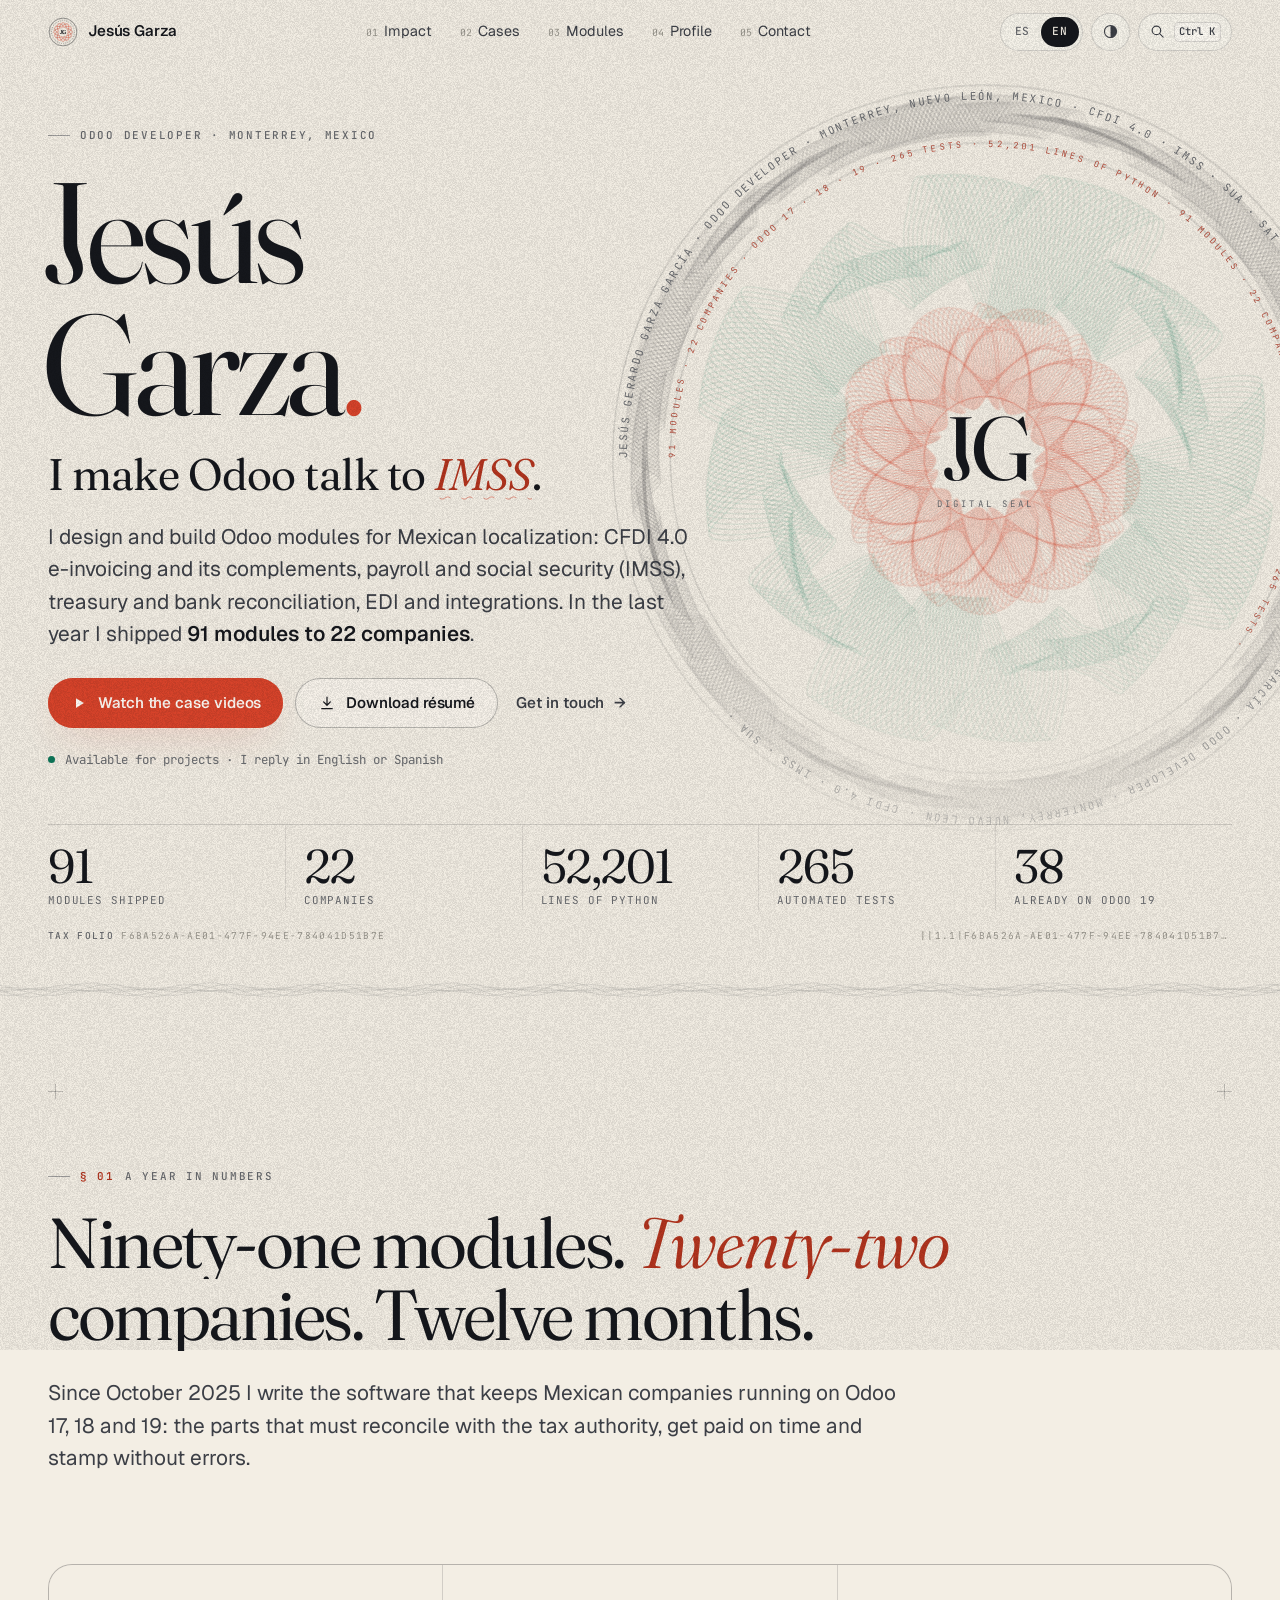
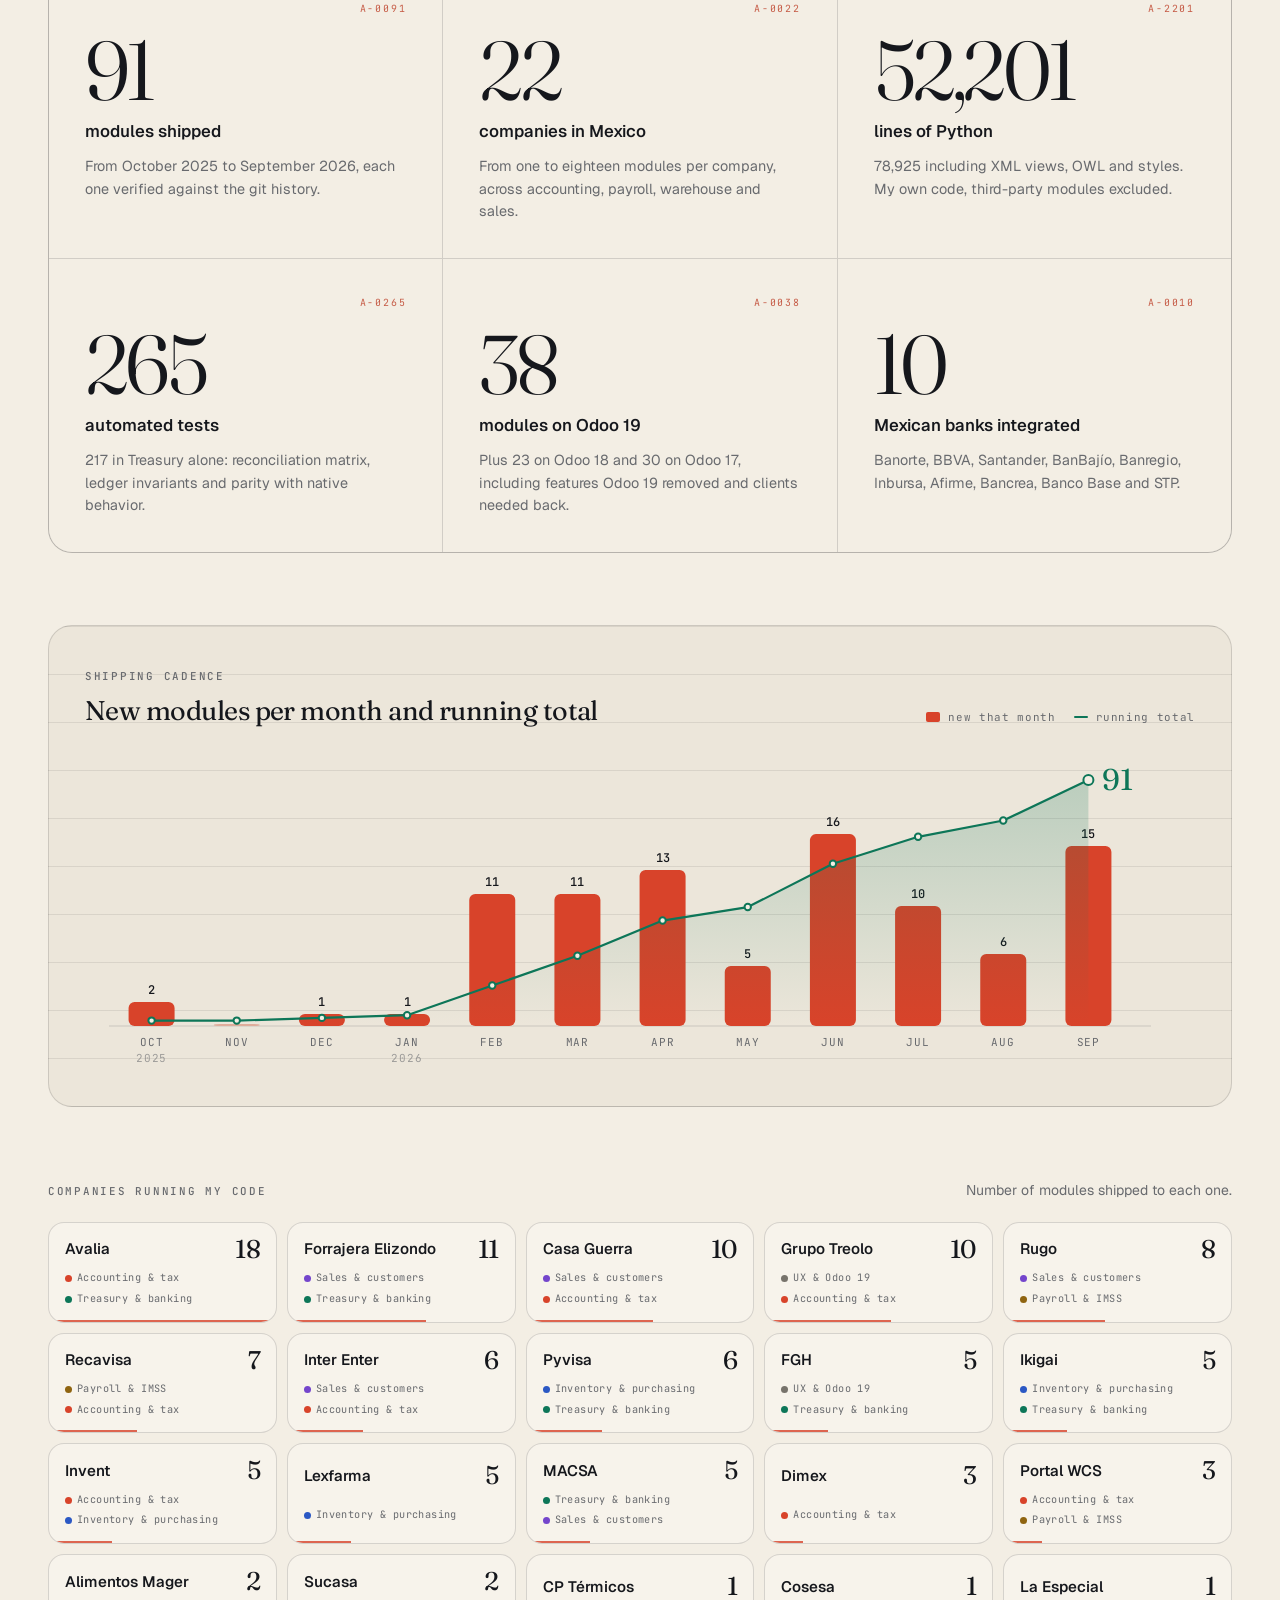
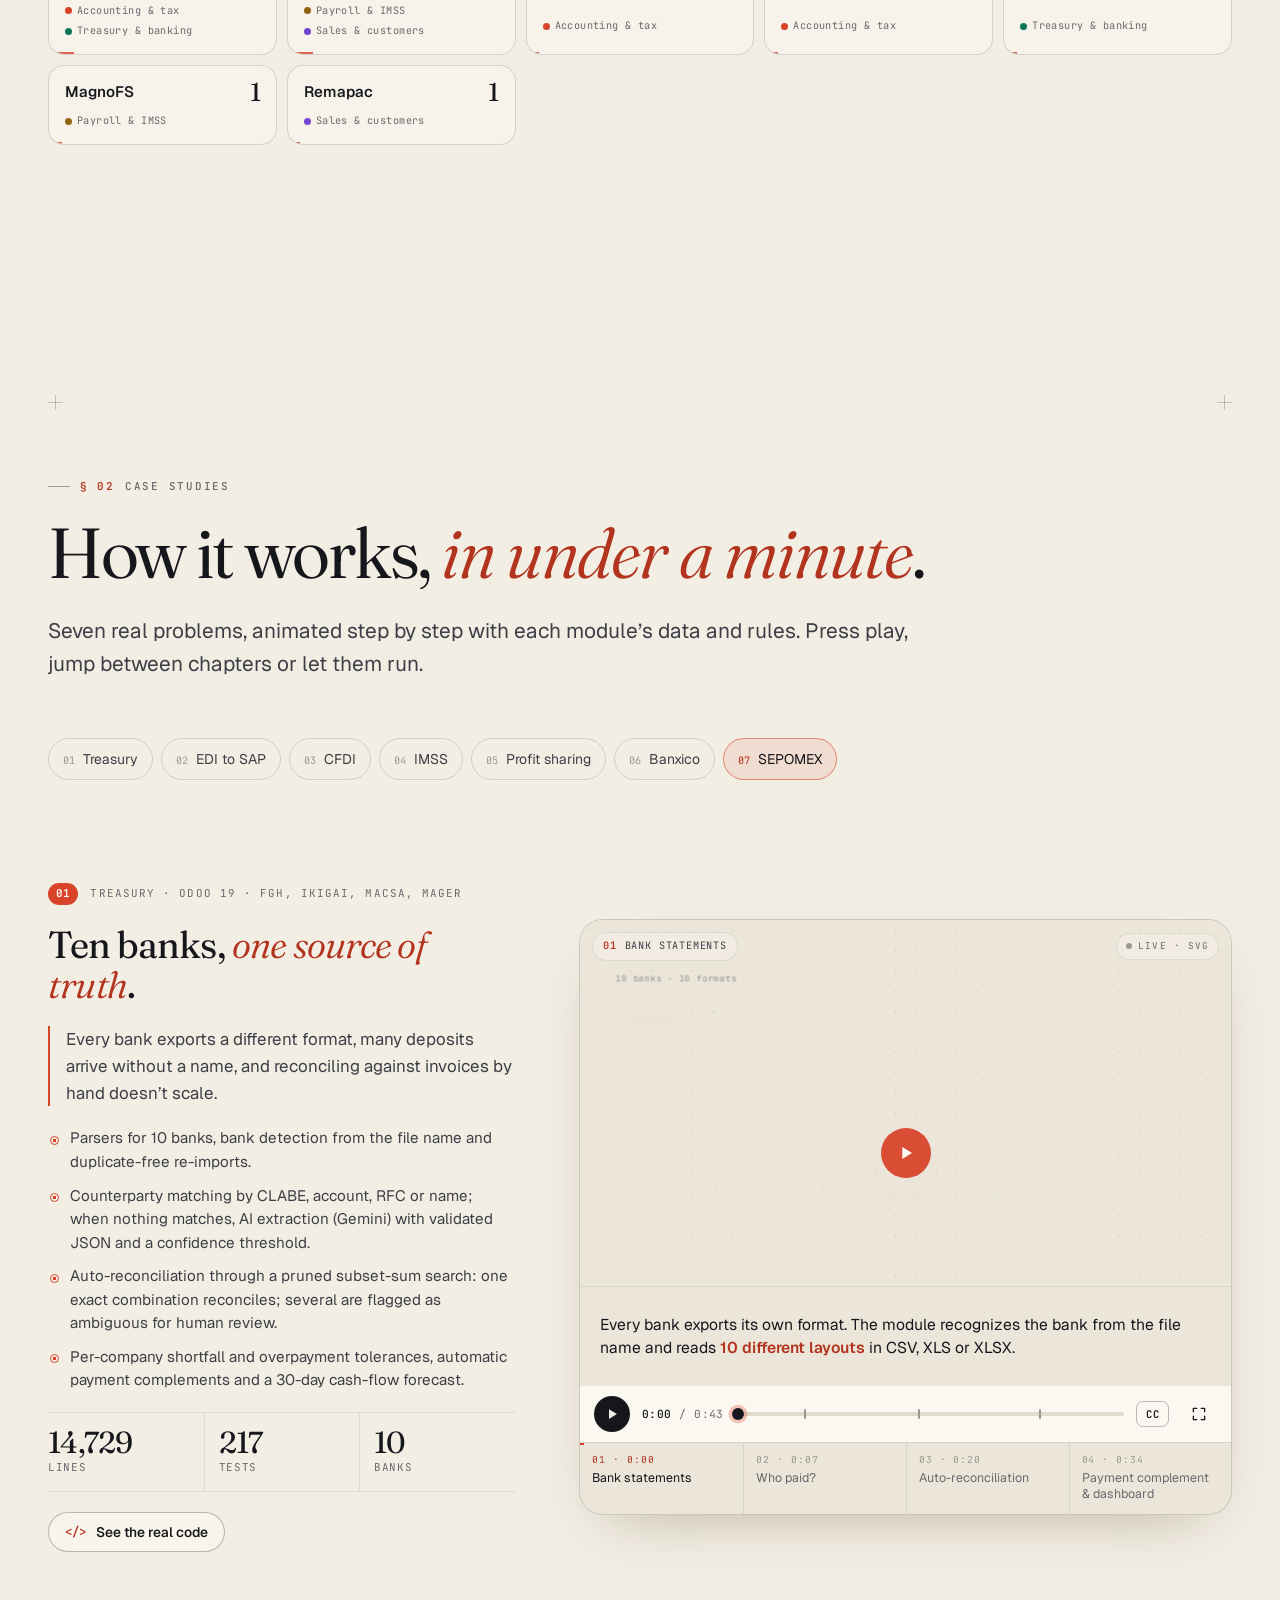
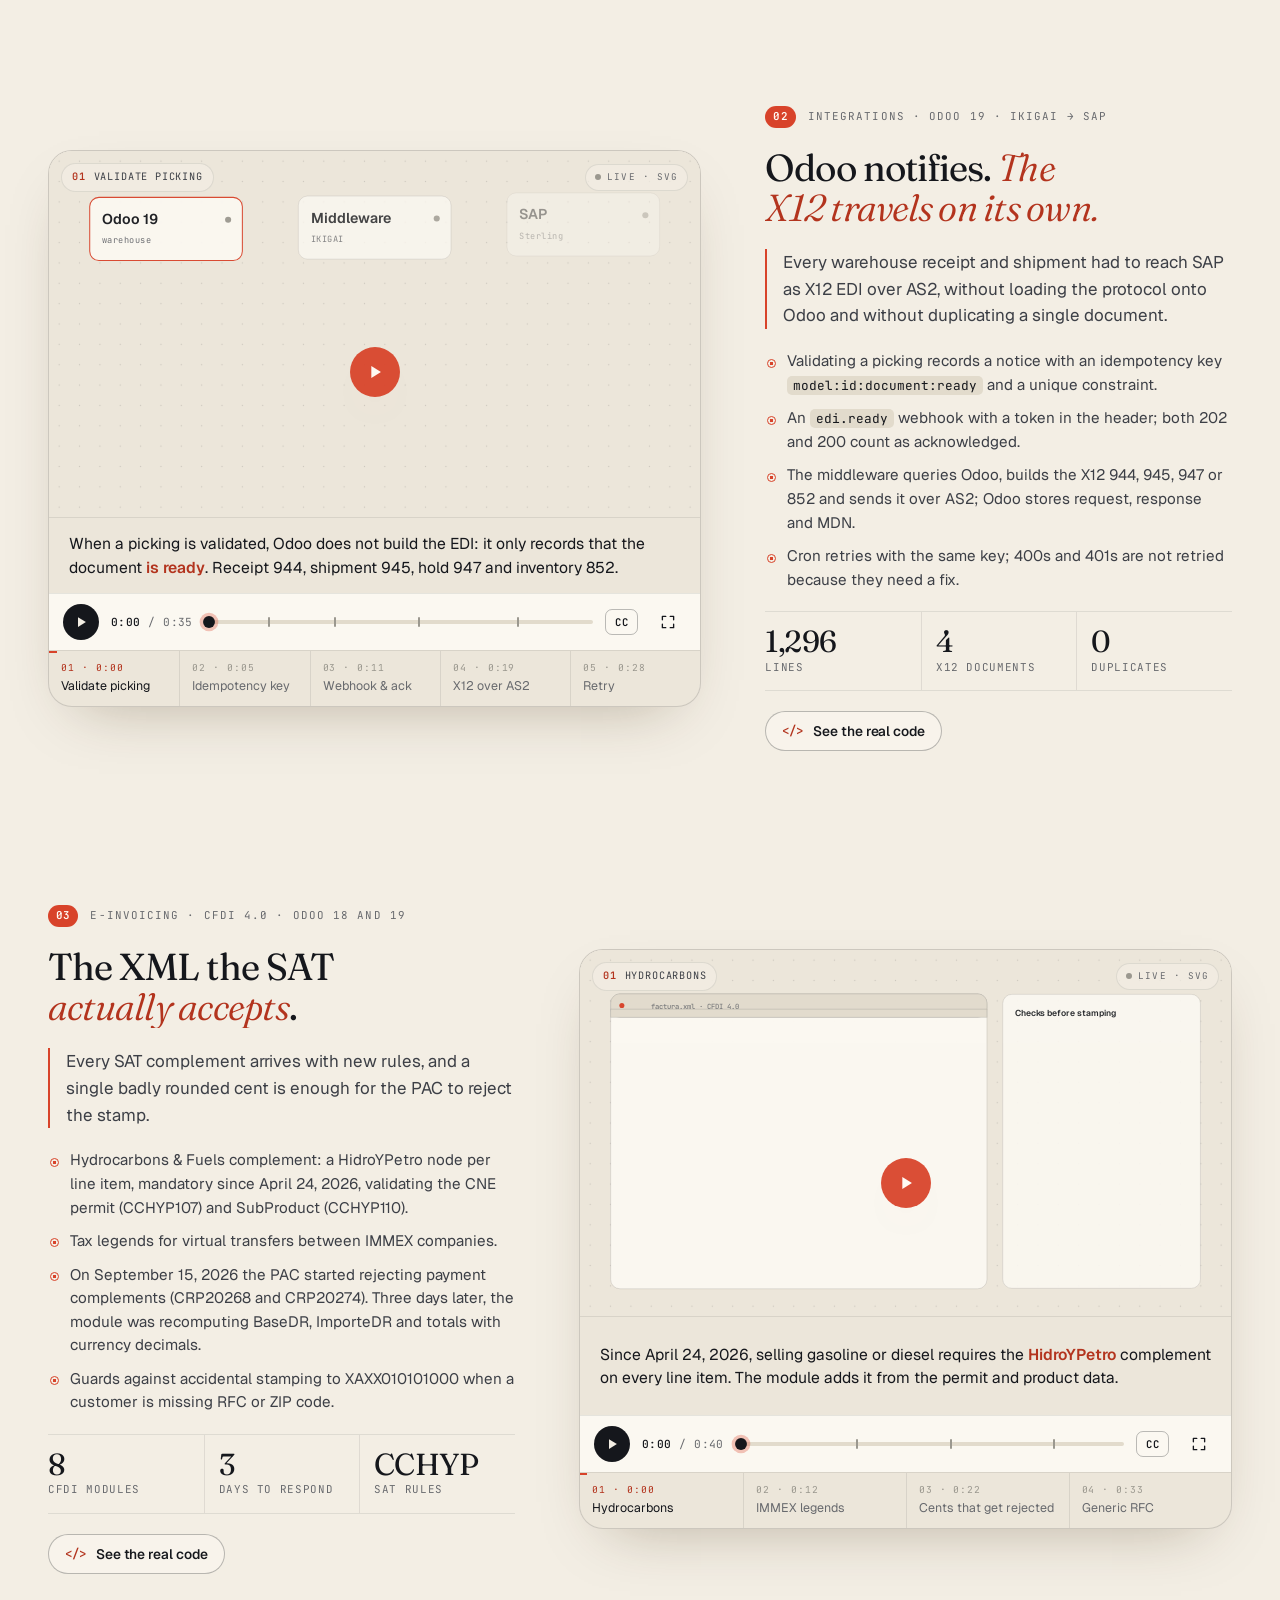
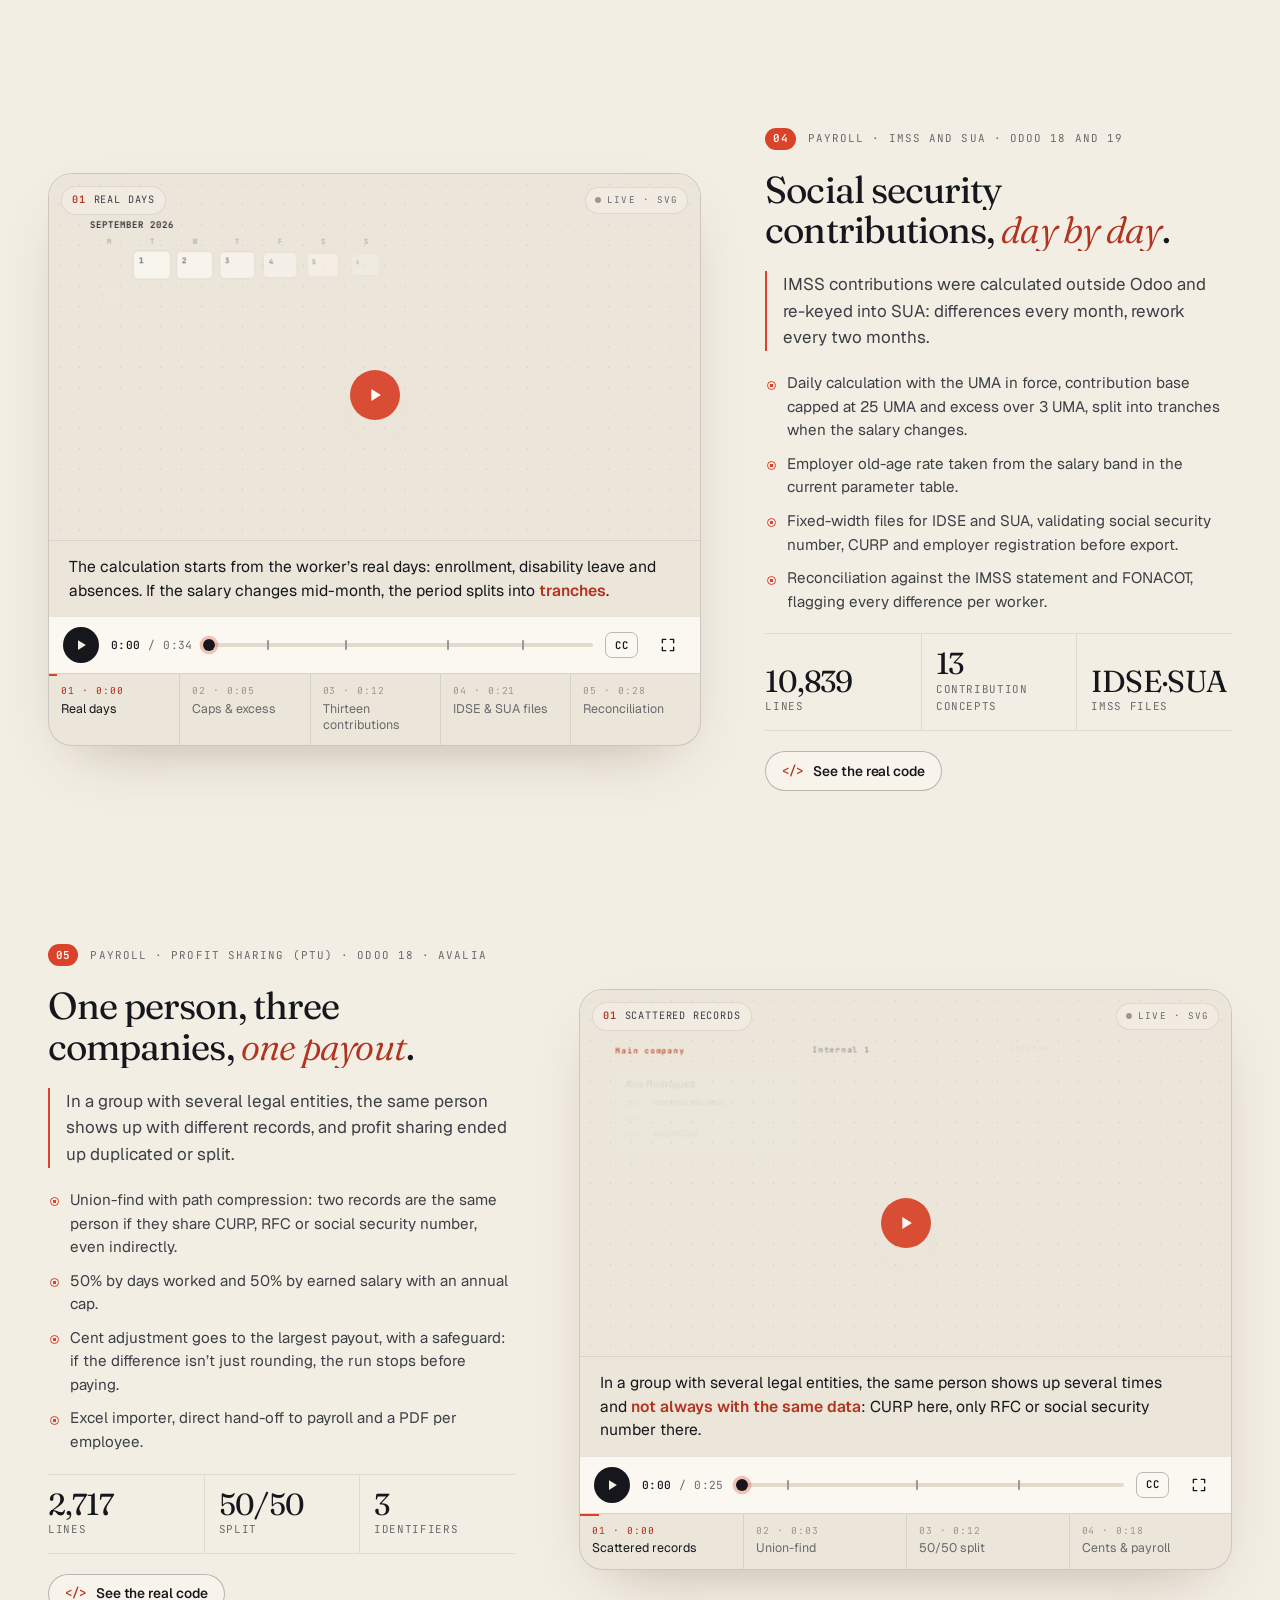
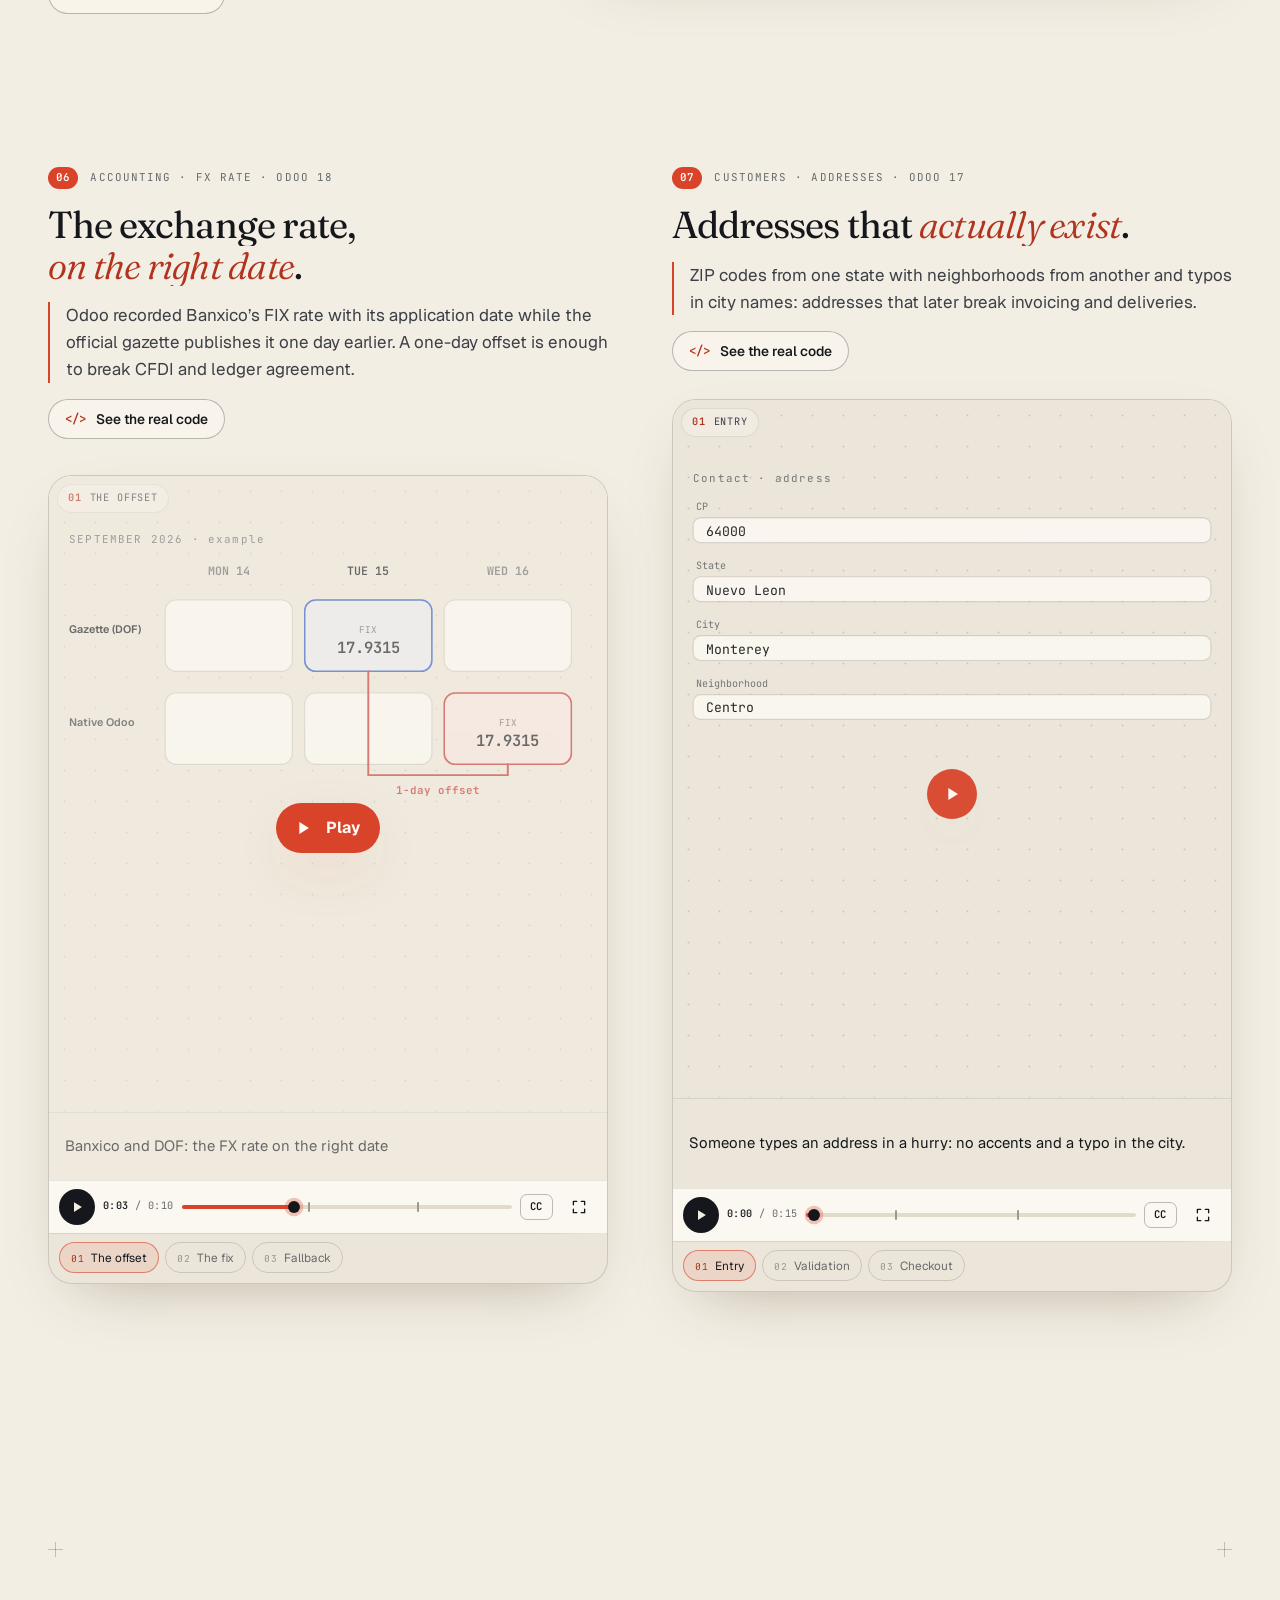
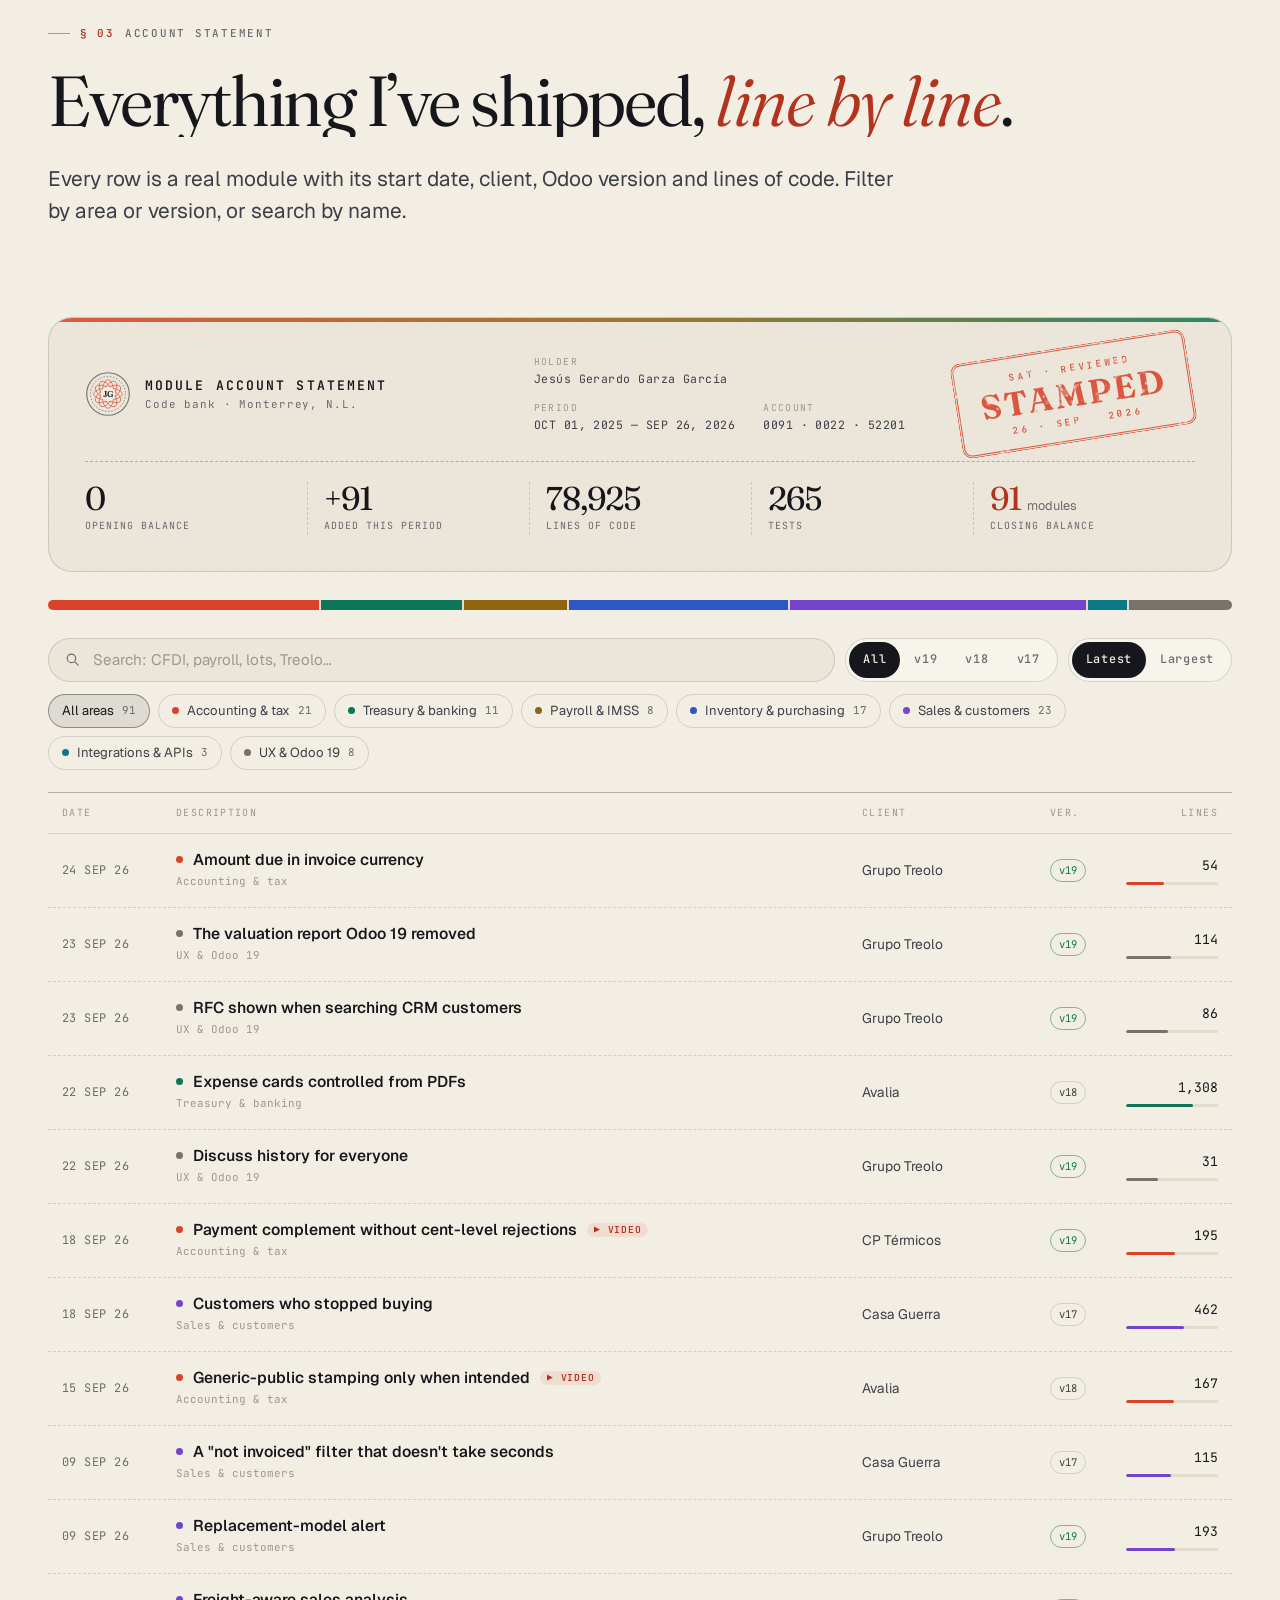
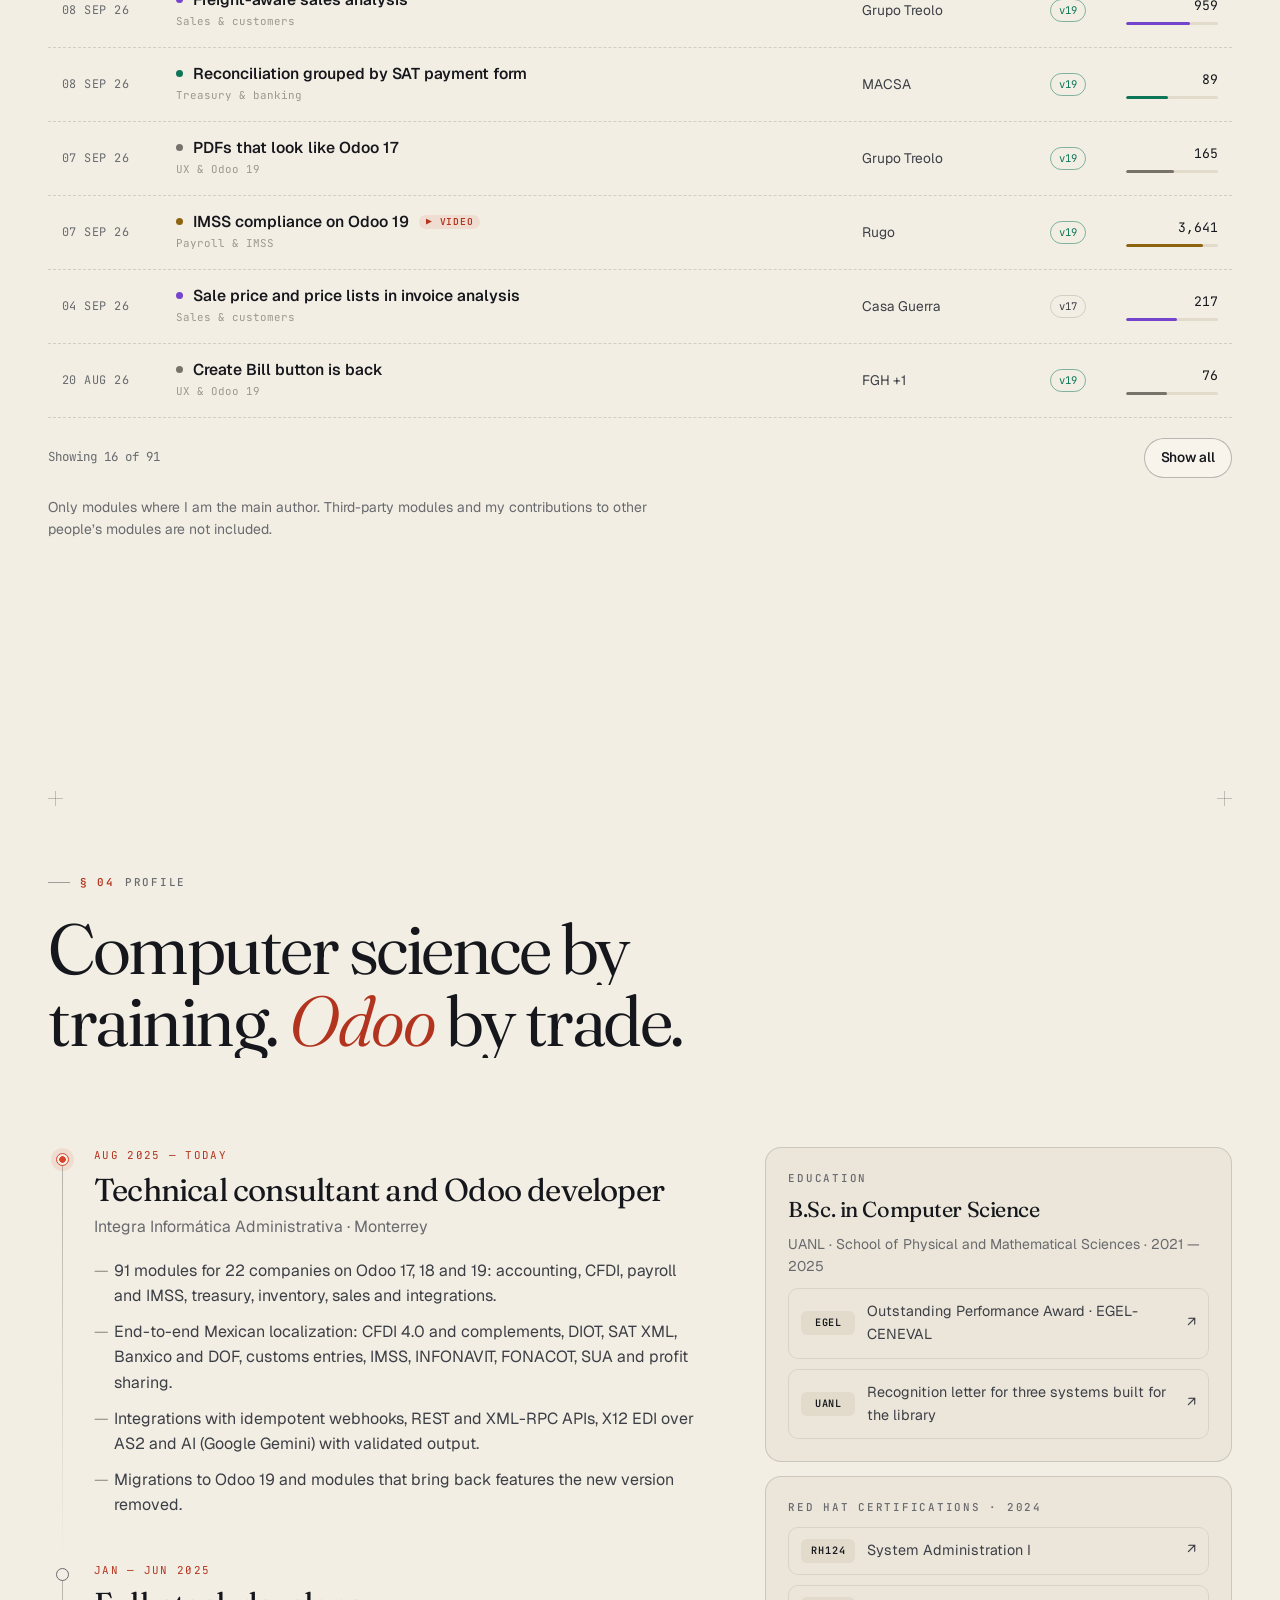
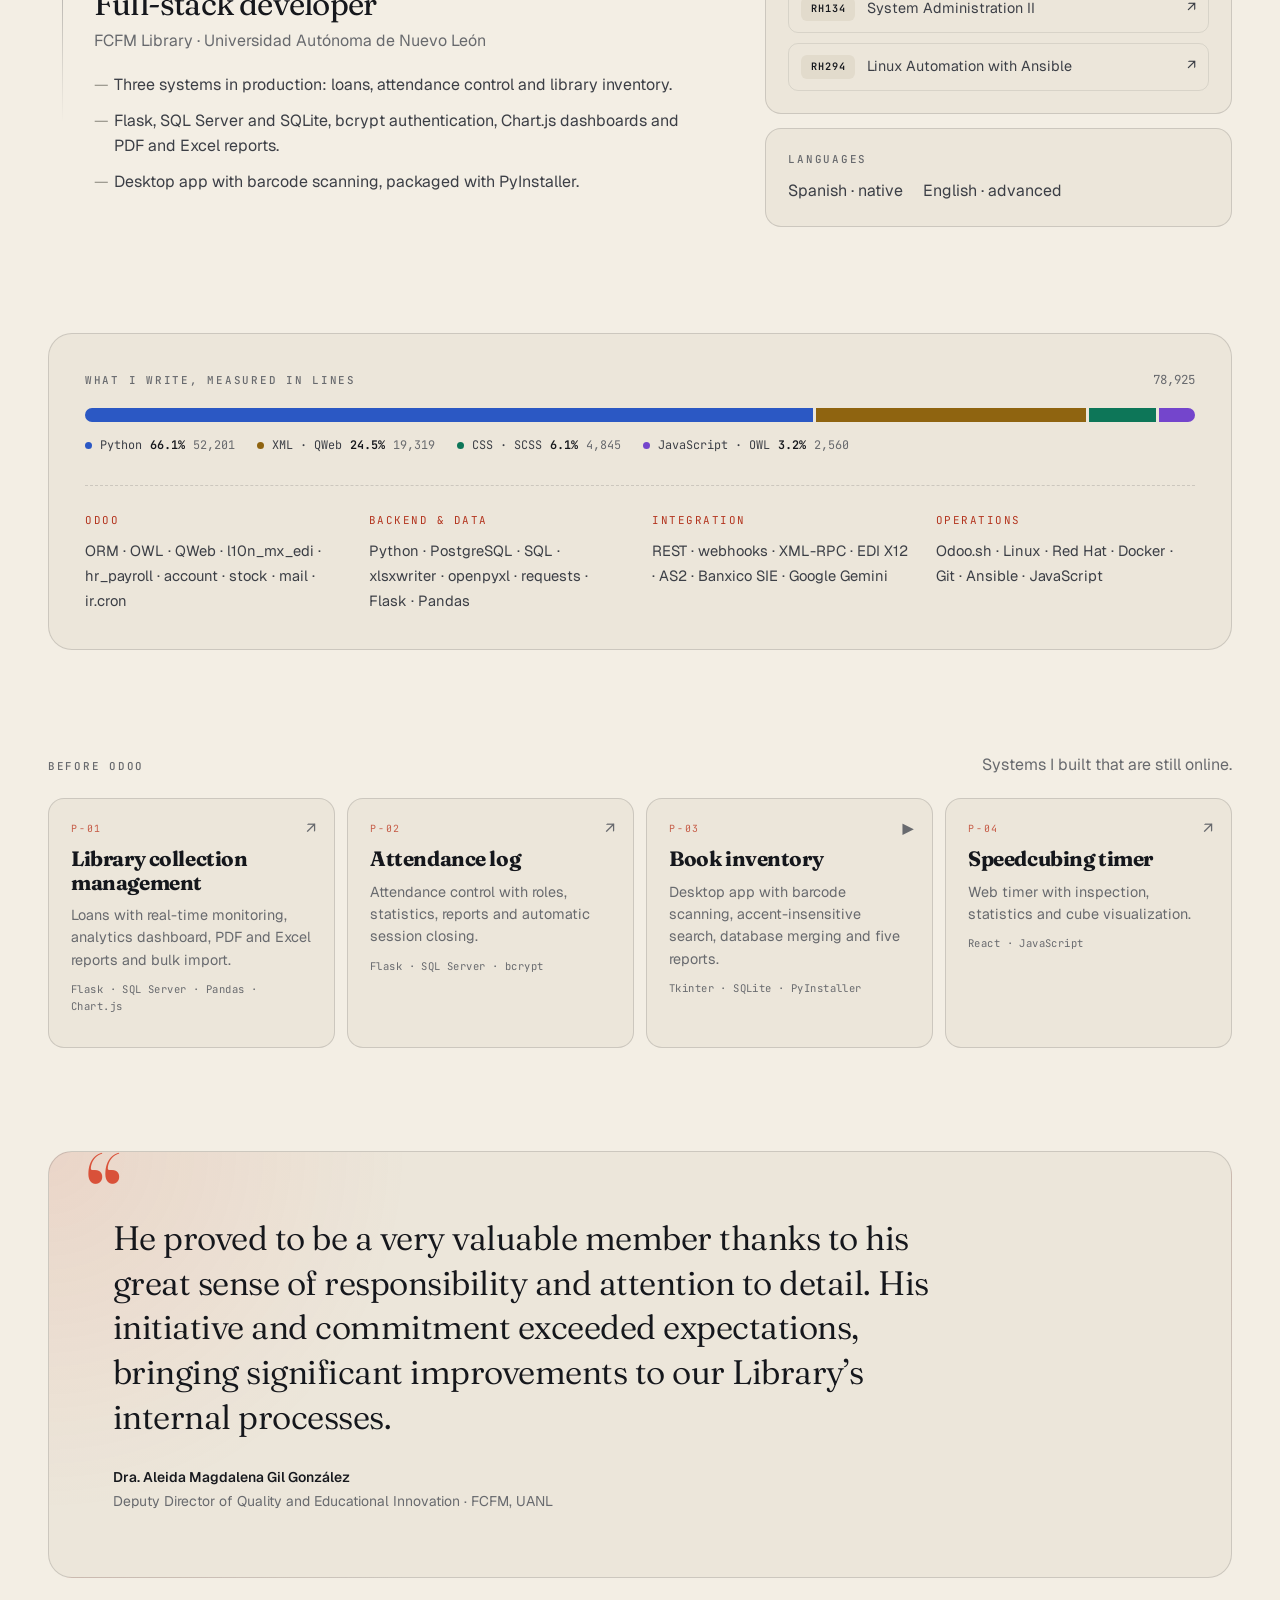
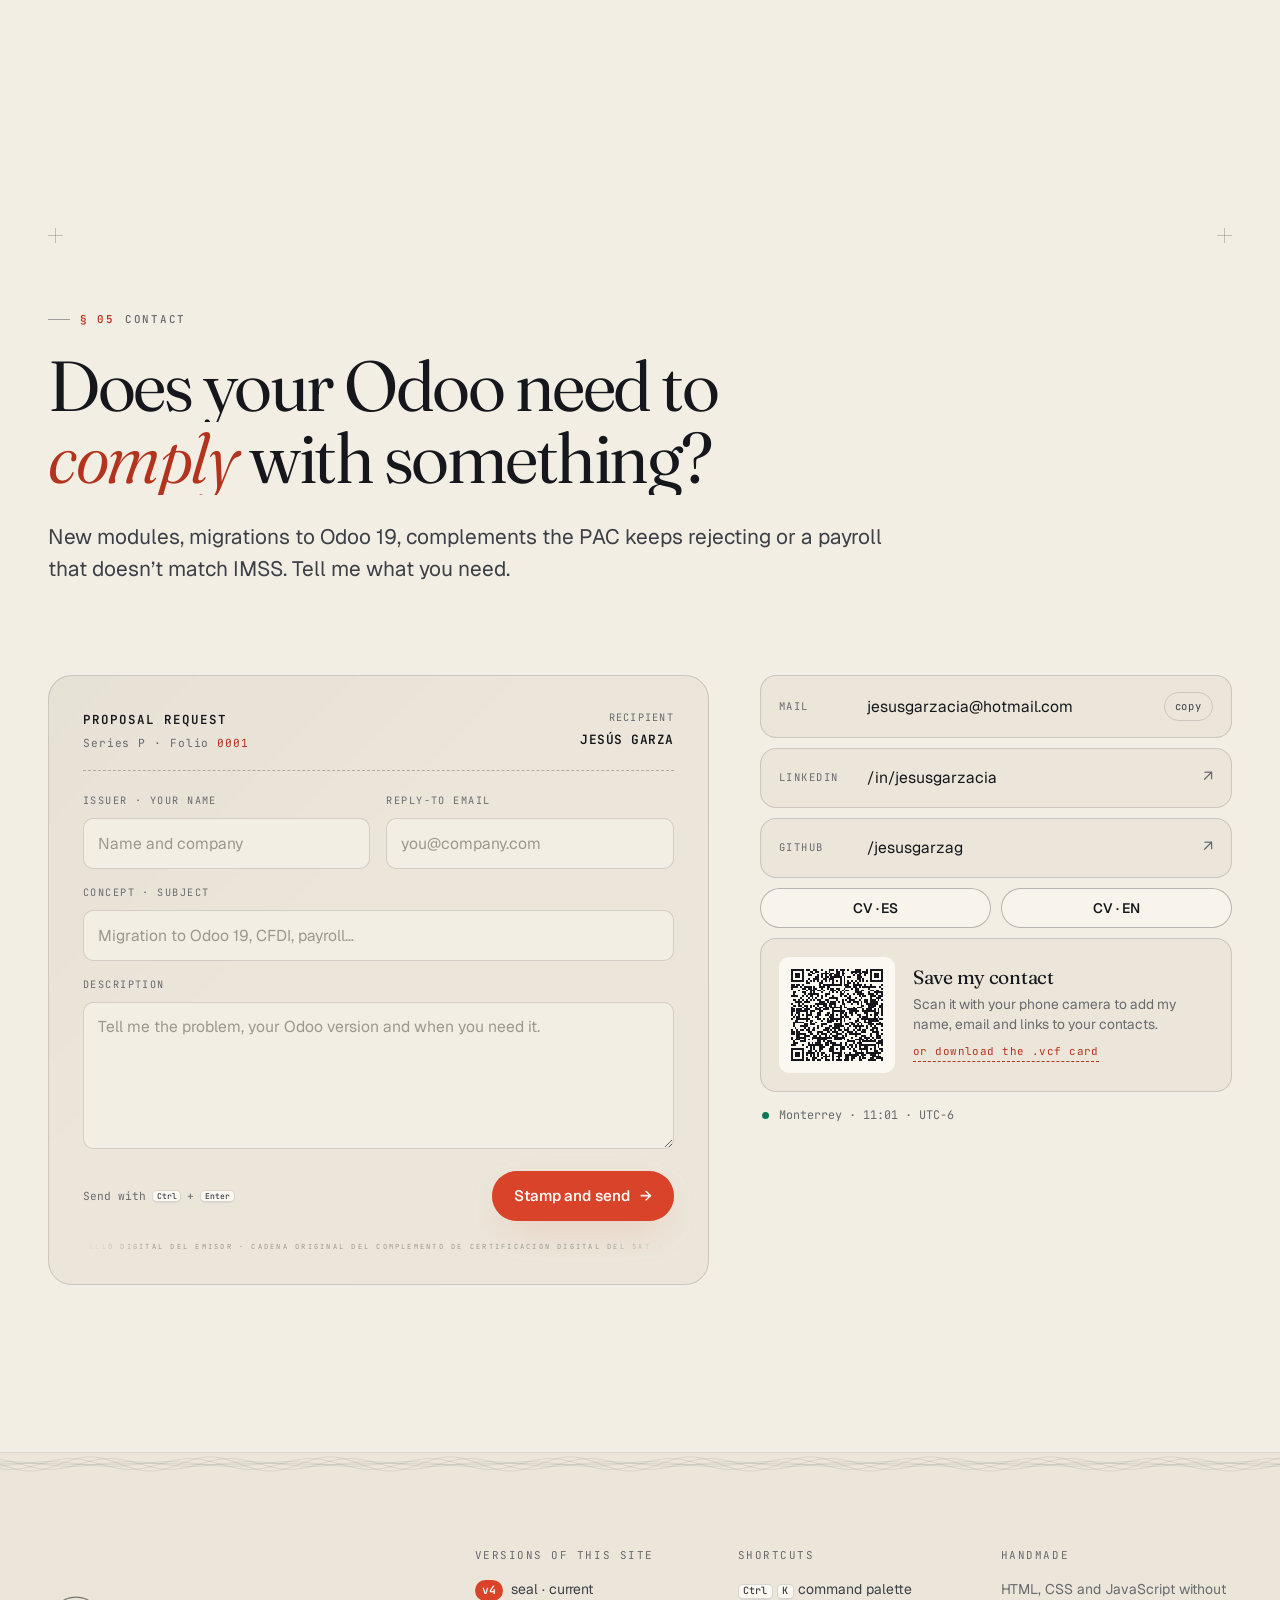
<file: index.html>
<!DOCTYPE html>
<html lang="es" data-theme="dark" class="no-js">
<head>
  <meta charset="UTF-8">
  <meta name="viewport" content="width=device-width, initial-scale=1, viewport-fit=cover">
  <title>Jesús Garza · Desarrollador Odoo para México</title>
  <meta name="description" content="Desarrollador Odoo especializado en localización mexicana: CFDI 4.0 y complementos, nómina e IMSS, tesorería, EDI e integraciones. 91 módulos entregados a 22 empresas.">
  <meta name="author" content="Jesús Gerardo Garza García">
  <meta name="google-site-verification" content="UH-ryH3ItbHpqrZ2tg2jyNeRqvWJ-3Q_sSFZ9Xyanlc">
  <meta name="theme-color" content="#07090c" media="(prefers-color-scheme: dark)">
  <meta name="theme-color" content="#f3eee4" media="(prefers-color-scheme: light)">
  <meta name="color-scheme" content="dark light">
  <link rel="canonical" href="https://jesusgarza.pages.dev/">
  <link rel="icon" type="image/svg+xml" href="assets/icon.svg">
  <link rel="icon" type="image/png" sizes="192x192" href="assets/icon-192.png">
  <link rel="apple-touch-icon" href="assets/apple-touch-icon.png">
  <link rel="manifest" href="manifest.webmanifest">

  <meta property="og:type" content="website">
  <meta property="og:locale" content="es_MX">
  <meta property="og:locale:alternate" content="en_US">
  <meta property="og:site_name" content="Jesús Garza">
  <meta property="og:title" content="Jesús Garza · Desarrollador Odoo para México">
  <meta property="og:description" content="91 módulos Odoo para 22 empresas: CFDI 4.0, nómina e IMSS, tesorería, EDI e integraciones. Casos explicados en video.">
  <meta property="og:image" content="https://jesusgarza.pages.dev/assets/images/og.jpg">
  <meta property="og:image:width" content="1200">
  <meta property="og:image:height" content="630">
  <meta property="og:image:alt" content="Jesús Garza, desarrollador Odoo para México">
  <meta property="og:url" content="https://jesusgarza.pages.dev/">
  <meta name="twitter:card" content="summary_large_image">
  <meta name="twitter:title" content="Jesús Garza · Desarrollador Odoo para México">
  <meta name="twitter:description" content="91 módulos Odoo para 22 empresas: CFDI 4.0, nómina e IMSS, tesorería, EDI e integraciones.">
  <meta name="twitter:image" content="https://jesusgarza.pages.dev/assets/images/og.jpg">

  <script type="application/ld+json">
  {
    "@context": "https://schema.org",
    "@type": "Person",
    "name": "Jesús Gerardo Garza García",
    "alternateName": "Jesús Garza",
    "jobTitle": "Desarrollador Odoo",
    "url": "https://jesusgarza.pages.dev/",
    "email": "mailto:jesusgarzacia@hotmail.com",
    "image": "https://jesusgarza.pages.dev/assets/images/og.jpg",
    "sameAs": ["https://github.com/jesusgarzag", "https://www.linkedin.com/in/jesusgarzacia"],
    "worksFor": { "@type": "Organization", "name": "Integra Informática Administrativa" },
    "knowsAbout": ["Odoo", "Python", "PostgreSQL", "OWL", "QWeb", "CFDI 4.0", "Complemento de pago", "IMSS", "SUA", "PTU", "Conciliación bancaria", "EDI X12", "AS2", "Webhooks", "XML-RPC", "Google Gemini"],
    "alumniOf": { "@type": "CollegeOrUniversity", "name": "Universidad Autónoma de Nuevo León" },
    "address": { "@type": "PostalAddress", "addressLocality": "Monterrey", "addressRegion": "NL", "addressCountry": "MX" },
    "hasCredential": [
      { "@type": "EducationalOccupationalCredential", "name": "Red Hat System Administration I (RH124)", "credentialCategory": "certification", "recognizedBy": { "@type": "Organization", "name": "Red Hat" } },
      { "@type": "EducationalOccupationalCredential", "name": "Red Hat System Administration II (RH134)", "credentialCategory": "certification", "recognizedBy": { "@type": "Organization", "name": "Red Hat" } },
      { "@type": "EducationalOccupationalCredential", "name": "Red Hat Enterprise Linux Automation with Ansible (RH294)", "credentialCategory": "certification", "recognizedBy": { "@type": "Organization", "name": "Red Hat" } },
      { "@type": "EducationalOccupationalCredential", "name": "Testimonio de Desempeño Sobresaliente EGEL Ciencias Computacionales", "recognizedBy": { "@type": "Organization", "name": "CENEVAL" } }
    ]
  }
  </script>
  <script type="application/ld+json">
  {
    "@context": "https://schema.org",
    "@type": "ItemList",
    "name": "Módulos Odoo destacados",
    "numberOfItems": 91,
    "itemListElement": [
      { "@type": "ListItem", "position": 1, "item": { "@type": "SoftwareSourceCode", "name": "Tesorería", "programmingLanguage": "Python", "runtimePlatform": "Odoo 19" } },
      { "@type": "ListItem", "position": 2, "item": { "@type": "SoftwareSourceCode", "name": "Avisos EDI 944/945/947/852 a SAP", "programmingLanguage": "Python", "runtimePlatform": "Odoo 19" } },
      { "@type": "ListItem", "position": 3, "item": { "@type": "SoftwareSourceCode", "name": "Complemento CFDI de Hidrocarburos y Petrolíferos", "programmingLanguage": "Python", "runtimePlatform": "Odoo 18" } },
      { "@type": "ListItem", "position": 4, "item": { "@type": "SoftwareSourceCode", "name": "Cumplimiento IMSS en Odoo 19", "programmingLanguage": "Python", "runtimePlatform": "Odoo 19" } },
      { "@type": "ListItem", "position": 5, "item": { "@type": "SoftwareSourceCode", "name": "Cálculo de PTU", "programmingLanguage": "Python", "runtimePlatform": "Odoo 18" } }
    ]
  }
  </script>

  <link rel="preconnect" href="https://fonts.googleapis.com">
  <link rel="preconnect" href="https://fonts.gstatic.com" crossorigin>
  <link rel="stylesheet" href="https://fonts.googleapis.com/css2?family=Fraunces:ital,opsz,wght@0,9..144,300..700;1,9..144,300..700&family=Geist:wght@300..700&family=JetBrains+Mono:wght@400..700&display=swap">
  <script>
    (function () {
      var d = document.documentElement;
      d.classList.remove('no-js');
      d.classList.add('js');
      var t = null;
      try { t = localStorage.getItem('theme') || localStorage.getItem('colorscheme'); } catch (e) {}
      if (t === 'solarized') t = 'light';
      if (t && t !== 'light') t = 'dark';
      if (!t) t = window.matchMedia && window.matchMedia('(prefers-color-scheme: light)').matches ? 'light' : 'dark';
      d.setAttribute('data-theme', t);
      if (window.matchMedia && window.matchMedia('(prefers-reduced-motion: reduce)').matches) d.classList.add('reduced');
      try { if (sessionStorage.getItem('introSeen') === '1') d.classList.add('intro-skip'); } catch (e) {}
    })();
  </script>
  <link rel="stylesheet" href="css/base.css">
  <link rel="stylesheet" href="css/layout.css">
  <link rel="stylesheet" href="css/components.css">
  <link rel="stylesheet" href="css/player.css">
  <link rel="stylesheet" href="css/terminal.css">
  <link rel="stylesheet" href="css/responsive.css">
</head>
<body>
  <a class="skip" href="#main" data-i18n="skip">Saltar al contenido</a>
  <div class="grain" aria-hidden="true"></div>
  <div class="progress" aria-hidden="true"><span id="progressBar"></span></div>

  <div class="intro" id="intro" aria-hidden="true">
    <canvas class="intro__seal" id="introSeal" width="320" height="320"></canvas>
    <div class="intro__meta mono">
      <span data-i18n="intro_stamp">Timbrando portafolio</span>
      <span class="intro__uuid" id="introUuid">00000000-0000-4000-8000-000000000000</span>
    </div>
  </div>

  <header class="hdr" id="hdr">
    <div class="hdr__inner wrap">
      <a class="brand" href="#top" aria-label="Jesús Garza, inicio">
        <svg class="brand__seal" viewBox="0 0 40 40" aria-hidden="true"><use href="#seal-mini"/></svg>
        <span class="brand__name">Jesús Garza</span>
      </a>
      <nav class="nav" aria-label="Principal" data-i18n-attr="aria-label:nav_label">
        <a href="#impacto" data-nav="impacto"><span class="nav__n mono">01</span><span data-i18n="nav_impact">Impacto</span></a>
        <a href="#casos" data-nav="casos"><span class="nav__n mono">02</span><span data-i18n="nav_cases">Casos</span></a>
        <a href="#modulos" data-nav="modulos"><span class="nav__n mono">03</span><span data-i18n="nav_modules">Módulos</span></a>
        <a href="#perfil" data-nav="perfil"><span class="nav__n mono">04</span><span data-i18n="nav_profile">Perfil</span></a>
        <a href="#contacto" data-nav="contacto"><span class="nav__n mono">05</span><span data-i18n="nav_contact">Contacto</span></a>
      </nav>
      <div class="hdr__tools">
        <div class="seg" role="group" aria-label="Idioma" data-i18n-attr="aria-label:lang_label">
          <button type="button" data-lang="es" aria-pressed="true">ES</button>
          <button type="button" data-lang="en" aria-pressed="false">EN</button>
        </div>
        <button type="button" class="icon-btn" id="themeBtn" aria-label="Cambiar tema" data-i18n-attr="aria-label:theme_label">
          <svg viewBox="0 0 24 24" aria-hidden="true"><circle cx="12" cy="12" r="8.5" fill="none" stroke="currentColor" stroke-width="1.5"/><path d="M12 3.5a8.5 8.5 0 0 0 0 17z" fill="currentColor"/></svg>
        </button>
        <button type="button" class="icon-btn icon-btn--wide" id="paletteBtn" aria-label="Abrir paleta de comandos" data-i18n-attr="aria-label:palette_label">
          <svg viewBox="0 0 24 24" aria-hidden="true"><circle cx="10.5" cy="10.5" r="6" fill="none" stroke="currentColor" stroke-width="1.6"/><path d="m15 15 5 5" stroke="currentColor" stroke-width="1.6" stroke-linecap="round"/></svg>
          <span class="kbd">Ctrl K</span>
        </button>
        <button type="button" class="icon-btn menu-btn" id="menuBtn" aria-label="Abrir menú" aria-expanded="false" aria-controls="menu" data-i18n-attr="aria-label:menu_label">
          <span></span><span></span>
        </button>
      </div>
    </div>
  </header>

  <div class="menu" id="menu" hidden>
    <nav class="menu__nav" aria-label="Menú">
      <a href="#impacto"><span class="mono">01</span><span data-i18n="nav_impact">Impacto</span></a>
      <a href="#casos"><span class="mono">02</span><span data-i18n="nav_cases">Casos</span></a>
      <a href="#modulos"><span class="mono">03</span><span data-i18n="nav_modules">Módulos</span></a>
      <a href="#perfil"><span class="mono">04</span><span data-i18n="nav_profile">Perfil</span></a>
      <a href="#contacto"><span class="mono">05</span><span data-i18n="nav_contact">Contacto</span></a>
    </nav>
    <div class="menu__foot">
      <a class="btn btn--ghost" data-cv href="assets/certificados/cv_es.pdf" download><span data-i18n="cta_cv">Descargar CV</span></a>
      <span class="microtext" aria-hidden="true">jesus garza · desarrollador odoo · monterrey · mexico · cfdi 4.0 · imss · sat · banxico · sepomex · jesus garza · desarrollador odoo · monterrey · mexico</span>
    </div>
  </div>

  <main id="main">

    <section class="hero" id="top" aria-labelledby="heroTitle">
      <div class="hero__art" aria-hidden="true">
        <canvas class="hero__canvas" id="seal"></canvas>
        <svg class="hero__ring" viewBox="0 0 1000 1000">
          <defs>
            <path id="ringPath" d="M500,500 m-452,0 a452,452 0 1,1 904,0 a452,452 0 1,1 -904,0"/>
            <path id="ringPath2" d="M500,500 m-392,0 a392,392 0 1,1 784,0 a392,392 0 1,1 -784,0"/>
          </defs>
          <g class="hero__ring-a">
            <text><textPath href="#ringPath" id="ringText" data-i18n="ring_a">JESÚS GERARDO GARZA GARCÍA · DESARROLLADOR ODOO · MONTERREY, NUEVO LEÓN · CFDI 4.0 · IMSS · SUA · SAT · BANXICO · SEPOMEX · EDI X12 · JESÚS GERARDO GARZA GARCÍA · DESARROLLADOR ODOO · MONTERREY, NUEVO LEÓN · CFDI 4.0 · IMSS · SUA ·</textPath></text>
          </g>
          <g class="hero__ring-b">
            <text><textPath href="#ringPath2" data-i18n="ring_b">91 MÓDULOS · 22 EMPRESAS · ODOO 17 · 18 · 19 · 265 PRUEBAS · 52,201 LÍNEAS DE PYTHON · 91 MÓDULOS · 22 EMPRESAS · ODOO 17 · 18 · 19 · 265 PRUEBAS ·</textPath></text>
          </g>
        </svg>
        <div class="hero__mono">
          <span class="hero__mono-jg serif">JG</span>
          <span class="hero__mono-sub mono" data-i18n="hero_seal">Sello digital</span>
        </div>
      </div>

      <div class="hero__inner wrap">
        <p class="eyebrow hero__eyebrow" data-hero>
          <span data-i18n="hero_eyebrow">Desarrollador Odoo · Monterrey, MX</span>
        </p>
        <h1 class="hero__name display" id="heroTitle" data-hero>
          <span class="split-line"><span>Jesús</span></span>
          <span class="split-line"><span>Garza<span class="hero__dot">.</span></span></span>
        </h1>
        <p class="hero__claim serif" data-hero>
          <span data-i18n="hero_claim_a">Hago que Odoo hable con</span>
          <span class="rot" id="rot" aria-live="off"><span class="rot__word">el SAT</span></span><span class="hero__claim-end">.</span>
        </p>
        <p class="hero__lead lead" data-hero data-i18n="hero_lead">
          Diseño y construyo módulos para la localización mexicana: CFDI 4.0 y sus complementos, nómina e IMSS, tesorería y conciliación bancaria, EDI e integraciones. En el último año entregué <strong>91 módulos a 22 empresas</strong>.
        </p>
        <div class="hero__cta" data-hero>
          <a class="btn btn--primary" href="#casos" data-play-first>
            <svg viewBox="0 0 24 24" aria-hidden="true"><path d="M8 5.5v13l10.5-6.5z" fill="currentColor"/></svg>
            <span data-i18n="cta_cases">Ver casos en video</span>
          </a>
          <a class="btn btn--ghost" data-cv href="assets/certificados/cv_es.pdf" download>
            <svg viewBox="0 0 24 24" aria-hidden="true"><path d="M12 4v11m0 0-4.5-4.5M12 15l4.5-4.5M5 19.5h14" fill="none" stroke="currentColor" stroke-width="1.6" stroke-linecap="round" stroke-linejoin="round"/></svg>
            <span data-i18n="cta_cv">Descargar CV</span>
          </a>
          <a class="btn btn--text" href="#contacto"><span data-i18n="cta_contact">Escríbeme</span><span class="btn__arrow" aria-hidden="true">→</span></a>
        </div>
        <p class="hero__status mono" data-hero>
          <span class="dot dot--live" aria-hidden="true"></span>
          <span data-i18n="hero_status">Disponible para proyectos · respuesta en español o inglés</span>
        </p>
      </div>

      <div class="hero__bottom wrap">
        <dl class="hero__stats" data-hero>
          <div class="hstat"><dt data-i18n="hs_modules">módulos entregados</dt><dd class="serif tnum" data-count="91">91</dd></div>
          <div class="hstat"><dt data-i18n="hs_clients">empresas</dt><dd class="serif tnum" data-count="22">22</dd></div>
          <div class="hstat"><dt data-i18n="hs_py">líneas de Python</dt><dd class="serif tnum" data-count="52201">52,201</dd></div>
          <div class="hstat"><dt data-i18n="hs_tests">pruebas automatizadas</dt><dd class="serif tnum" data-count="265">265</dd></div>
          <div class="hstat"><dt data-i18n="hs_v19">ya en Odoo 19</dt><dd class="serif tnum" data-count="38">38</dd></div>
        </dl>
        <div class="hero__folio mono" aria-hidden="true">
          <span><b data-i18n="folio_label">Folio fiscal</b> <span id="folioUuid">7c1e5a0b-91a2-4f22-8b52-201026500091</span></span>
          <span class="hero__folio-seal" id="folioSeal">||1.1|JG|2026-09-26T00:00:00|ODOO|MX||</span>
        </div>
      </div>
    </section>

    <div class="guilloche-band" aria-hidden="true"></div>

    <section class="sec impact" id="impacto" aria-labelledby="impTitle">
      <div class="wrap">
        <header class="sec__head">
          <p class="eyebrow" data-reveal><b>§ 01</b> <span data-i18n="imp_eyebrow">Un año en números</span></p>
          <h2 class="h2" id="impTitle" data-split data-i18n="imp_title">Noventa y un módulos. <em>Veintidós</em> empresas. Doce meses.</h2>
          <p class="lead" data-reveal data-i18n="imp_lead">Desde octubre de 2025 escribo el software que sostiene la operación de empresas mexicanas sobre Odoo 17, 18 y 19: lo que tiene que cuadrar con el SAT, pagarse a tiempo y timbrarse sin errores.</p>
        </header>

        <div class="metrics">
          <article class="metric" data-reveal style="--d:.0s">
            <span class="metric__serial mono">A-0091</span>
            <p class="metric__num serif tnum" data-count="91">91</p>
            <p class="metric__label" data-i18n="m1_label">módulos entregados</p>
            <p class="metric__note" data-i18n="m1_note">De octubre de 2025 a septiembre de 2026, verificados uno por uno en el historial de git.</p>
          </article>
          <article class="metric" data-reveal style="--d:.06s">
            <span class="metric__serial mono">A-0022</span>
            <p class="metric__num serif tnum" data-count="22">22</p>
            <p class="metric__label" data-i18n="m2_label">empresas en México</p>
            <p class="metric__note" data-i18n="m2_note">De uno a dieciocho módulos por empresa, en contabilidad, nómina, almacén y ventas.</p>
          </article>
          <article class="metric" data-reveal style="--d:.12s">
            <span class="metric__serial mono">A-2201</span>
            <p class="metric__num serif tnum" data-count="52201">52,201</p>
            <p class="metric__label" data-i18n="m3_label">líneas de Python</p>
            <p class="metric__note" data-i18n="m3_note">78,925 contando vistas XML, OWL y estilos. Código propio, sin contar módulos de terceros.</p>
          </article>
          <article class="metric" data-reveal style="--d:.18s">
            <span class="metric__serial mono">A-0265</span>
            <p class="metric__num serif tnum" data-count="265">265</p>
            <p class="metric__label" data-i18n="m4_label">pruebas automatizadas</p>
            <p class="metric__note" data-i18n="m4_note">217 solo en Tesorería: matriz de conciliación, invariantes contables y paridad con el comportamiento nativo.</p>
          </article>
          <article class="metric" data-reveal style="--d:.24s">
            <span class="metric__serial mono">A-0038</span>
            <p class="metric__num serif tnum" data-count="38">38</p>
            <p class="metric__label" data-i18n="m5_label">módulos en Odoo 19</p>
            <p class="metric__note" data-i18n="m5_note">Además de 23 en Odoo 18 y 30 en Odoo 17, incluidas funciones que Odoo 19 eliminó y había que devolver.</p>
          </article>
          <article class="metric" data-reveal style="--d:.3s">
            <span class="metric__serial mono">A-0010</span>
            <p class="metric__num serif tnum" data-count="10">10</p>
            <p class="metric__label" data-i18n="m6_label">bancos mexicanos integrados</p>
            <p class="metric__note" data-i18n="m6_note">Banorte, BBVA, Santander, BanBajío, Banregio, Inbursa, Afirme, Bancrea, Banco Base y STP.</p>
          </article>
        </div>

        <figure class="cadence" data-reveal>
          <figcaption class="cadence__head">
            <div>
              <p class="eyebrow eyebrow--plain" data-i18n="cad_eyebrow">Ritmo de entrega</p>
              <p class="cadence__title serif" data-i18n="cad_title">Módulos nuevos por mes y acumulado</p>
            </div>
            <div class="cadence__legend mono">
              <span><i class="cadence__sw cadence__sw--bar"></i><span data-i18n="cad_bar">nuevos en el mes</span></span>
              <span><i class="cadence__sw cadence__sw--line"></i><span data-i18n="cad_line">acumulado</span></span>
            </div>
          </figcaption>
          <div class="cadence__chart" id="cadenceChart" role="group" aria-label="Gráfica de módulos por mes" data-i18n-attr="aria-label:cad_aria"></div>
          <div class="cadence__tip" id="cadenceTip" hidden></div>
        </figure>

        <div class="clients" data-reveal>
          <div class="clients__head">
            <p class="eyebrow eyebrow--plain" data-i18n="cl_eyebrow">Empresas que usan mi código</p>
            <p class="clients__note muted" data-i18n="cl_note">Número de módulos entregados a cada una.</p>
          </div>
          <ul class="clients__grid" id="clientsGrid"></ul>
        </div>
      </div>
    </section>

    <section class="sec cases" id="casos" aria-labelledby="casesTitle">
      <div class="wrap">
        <header class="sec__head">
          <p class="eyebrow" data-reveal><b>§ 02</b> <span data-i18n="cases_eyebrow">Casos explicados</span></p>
          <h2 class="h2" id="casesTitle" data-split data-i18n="cases_title">Cómo funciona, <em>en menos de un minuto</em>.</h2>
          <p class="lead" data-reveal data-i18n="cases_lead">Siete problemas reales, animados paso a paso con los datos y las reglas de cada módulo. Dale play, salta entre capítulos o deja que corran solos.</p>
        </header>

        <nav class="cases__index" aria-label="Casos" data-reveal data-i18n-attr="aria-label:cases_eyebrow">
          <a href="#caso-tesoreria"><span class="mono">01</span><span data-i18n="ci_1">Tesorería</span></a>
          <a href="#caso-edi"><span class="mono">02</span><span data-i18n="ci_2">EDI a SAP</span></a>
          <a href="#caso-cfdi"><span class="mono">03</span><span data-i18n="ci_3">CFDI</span></a>
          <a href="#caso-imss"><span class="mono">04</span><span data-i18n="ci_4">IMSS</span></a>
          <a href="#caso-ptu"><span class="mono">05</span><span data-i18n="ci_5">PTU</span></a>
          <a href="#caso-banxico"><span class="mono">06</span><span data-i18n="ci_6">Banxico</span></a>
          <a href="#caso-sepomex"><span class="mono">07</span><span data-i18n="ci_7">SEPOMEX</span></a>
        </nav>

        <article class="case" id="caso-tesoreria" aria-labelledby="c1Title">
          <div class="case__text">
            <p class="case__kicker mono" data-reveal><span class="case__no">01</span><span data-i18n="c1_kicker">Tesorería · Odoo 19 · FGH, Ikigai, MACSA, Mager</span></p>
            <h3 class="h3" id="c1Title" data-split data-i18n="c1_title">Diez bancos, <em>una sola verdad</em>.</h3>
            <p class="case__problem" data-reveal data-i18n="c1_problem">Cada banco exporta un formato distinto, muchos depósitos llegan sin nombre y conciliar contra facturas a mano no escala.</p>
            <ul class="case__list" data-reveal>
              <li data-i18n="c1_b1">Parsers para 10 bancos con detección por nombre de archivo y reimportación sin duplicados.</li>
              <li data-i18n="c1_b2">Contraparte por CLABE, cuenta, RFC o nombre; si no aparece, extracción con IA (Gemini) con JSON validado y umbral de confianza.</li>
              <li data-i18n="c1_b3">Conciliación automática por suma de subconjuntos con poda: una combinación exacta concilia; varias se marcan como ambiguas para revisión humana.</li>
              <li data-i18n="c1_b4">Tolerancias de faltante y excedente por empresa, complemento de pago automático y proyección de flujo a 30 días.</li>
            </ul>
            <dl class="case__facts" data-reveal>
              <div><dt data-i18n="f_lines">líneas</dt><dd class="serif tnum">14,729</dd></div>
              <div><dt data-i18n="f_tests">pruebas</dt><dd class="serif tnum">217</dd></div>
              <div><dt data-i18n="f_banks">bancos</dt><dd class="serif tnum">10</dd></div>
            </dl>
            <div class="case__actions" data-reveal>
              <button type="button" class="btn btn--ghost btn--sm" data-code="tesoreria"><span class="btn__ico mono" aria-hidden="true">&lt;/&gt;</span><span data-i18n="btn_code">Ver código real</span></button>
            </div>
          </div>
          <div class="case__media" data-reveal>
            <div class="player" data-scene="tesoreria" id="player-tesoreria"></div>
          </div>
        </article>

        <article class="case case--flip" id="caso-edi" aria-labelledby="c2Title">
          <div class="case__text">
            <p class="case__kicker mono" data-reveal><span class="case__no">02</span><span data-i18n="c2_kicker">Integraciones · Odoo 19 · Ikigai → SAP</span></p>
            <h3 class="h3" id="c2Title" data-split data-i18n="c2_title">Odoo avisa. <em>El X12 viaja solo.</em></h3>
            <p class="case__problem" data-reveal data-i18n="c2_problem">Cada entrada y salida de almacén tenía que llegar a SAP como EDI X12 por AS2, sin cargarle a Odoo el protocolo y sin duplicar un solo documento.</p>
            <ul class="case__list" data-reveal>
              <li data-i18n="c2_b1">Al validar un albarán se registra un aviso con llave idempotente <code>modelo:id:documento:ready</code> y restricción única.</li>
              <li data-i18n="c2_b2">Webhook <code>edi.ready</code> con token en el header; 202 y 200 cuentan como acuse.</li>
              <li data-i18n="c2_b3">El middleware consulta Odoo, arma el X12 944, 945, 947 o 852 y lo envía por AS2; Odoo guarda request, response y MDN.</li>
              <li data-i18n="c2_b4">Reintento por cron con la misma llave; los 400 y 401 no se reintentan porque requieren corrección.</li>
            </ul>
            <dl class="case__facts" data-reveal>
              <div><dt data-i18n="f_lines">líneas</dt><dd class="serif tnum">1,296</dd></div>
              <div><dt data-i18n="f_docs">documentos X12</dt><dd class="serif tnum">4</dd></div>
              <div><dt data-i18n="f_dupes">duplicados</dt><dd class="serif tnum">0</dd></div>
            </dl>
            <div class="case__actions" data-reveal>
              <button type="button" class="btn btn--ghost btn--sm" data-code="edi"><span class="btn__ico mono" aria-hidden="true">&lt;/&gt;</span><span data-i18n="btn_code">Ver código real</span></button>
            </div>
          </div>
          <div class="case__media" data-reveal>
            <div class="player" data-scene="edi" id="player-edi"></div>
          </div>
        </article>

        <article class="case" id="caso-cfdi" aria-labelledby="c3Title">
          <div class="case__text">
            <p class="case__kicker mono" data-reveal><span class="case__no">03</span><span data-i18n="c3_kicker">Facturación electrónica · CFDI 4.0 · Odoo 18 y 19</span></p>
            <h3 class="h3" id="c3Title" data-split data-i18n="c3_title">El XML que el SAT <em>sí acepta</em>.</h3>
            <p class="case__problem" data-reveal data-i18n="c3_problem">Cada complemento del SAT llega con reglas nuevas, y un solo centavo mal redondeado basta para que el PAC rechace el timbrado.</p>
            <ul class="case__list" data-reveal>
              <li data-i18n="c3_b1">Complemento de Hidrocarburos y Petrolíferos: nodo HidroYPetro por concepto, obligatorio desde el 24 de abril de 2026, con validación de permiso CNE (CCHYP107) y SubProducto (CCHYP110).</li>
              <li data-i18n="c3_b2">Leyendas fiscales para transferencias virtuales entre empresas IMMEX.</li>
              <li data-i18n="c3_b3">El 15 de septiembre de 2026 el PAC empezó a rechazar complementos de pago (CRP20268 y CRP20274). Tres días después, el módulo recalculaba BaseDR, ImporteDR y totales con los decimales de la moneda.</li>
              <li data-i18n="c3_b4">Guardas contra el timbrado accidental a XAXX010101000 cuando al cliente le falta RFC o código postal.</li>
            </ul>
            <dl class="case__facts" data-reveal>
              <div><dt data-i18n="f_cfdi">módulos CFDI</dt><dd class="serif tnum">8</dd></div>
              <div><dt data-i18n="f_days">días de respuesta</dt><dd class="serif tnum">3</dd></div>
              <div><dt data-i18n="f_rules">reglas SAT</dt><dd class="serif tnum">CCHYP</dd></div>
            </dl>
            <div class="case__actions" data-reveal>
              <button type="button" class="btn btn--ghost btn--sm" data-code="cfdi,hidro"><span class="btn__ico mono" aria-hidden="true">&lt;/&gt;</span><span data-i18n="btn_code">Ver código real</span></button>
            </div>
          </div>
          <div class="case__media" data-reveal>
            <div class="player" data-scene="cfdi" id="player-cfdi"></div>
          </div>
        </article>

        <article class="case case--flip" id="caso-imss" aria-labelledby="c4Title">
          <div class="case__text">
            <p class="case__kicker mono" data-reveal><span class="case__no">04</span><span data-i18n="c4_kicker">Nómina · IMSS y SUA · Odoo 18 y 19</span></p>
            <h3 class="h3" id="c4Title" data-split data-i18n="c4_title">Cuotas obrero-patronales, <em>día por día</em>.</h3>
            <p class="case__problem" data-reveal data-i18n="c4_problem">Las cuotas del IMSS se calculaban fuera de Odoo y se recapturaban en el SUA: diferencias cada mes, retrabajo cada bimestre.</p>
            <ul class="case__list" data-reveal>
              <li data-i18n="c4_b1">Cálculo por día con la UMA vigente, SBC topado a 25 UMA y excedente sobre 3 UMA, dividido en tramos cuando cambia el salario.</li>
              <li data-i18n="c4_b2">Cesantía y vejez patronal con la tasa que corresponde al rango del salario, desde la tabla de parámetros vigente.</li>
              <li data-i18n="c4_b3">Archivos de ancho fijo para IDSE y SUA, validando NSS, CURP y registro patronal antes de exportar.</li>
              <li data-i18n="c4_b4">Confronta contra la cédula del IMSS y contra FONACOT que marca cada diferencia por trabajador.</li>
            </ul>
            <dl class="case__facts" data-reveal>
              <div><dt data-i18n="f_lines">líneas</dt><dd class="serif tnum">10,839</dd></div>
              <div><dt data-i18n="f_branches">conceptos de cuota</dt><dd class="serif tnum">13</dd></div>
              <div><dt data-i18n="f_files">archivos IMSS</dt><dd class="serif tnum">IDSE·SUA</dd></div>
            </dl>
            <div class="case__actions" data-reveal>
              <button type="button" class="btn btn--ghost btn--sm" data-code="imss"><span class="btn__ico mono" aria-hidden="true">&lt;/&gt;</span><span data-i18n="btn_code">Ver código real</span></button>
            </div>
          </div>
          <div class="case__media" data-reveal>
            <div class="player" data-scene="imss" id="player-imss"></div>
          </div>
        </article>

        <article class="case" id="caso-ptu" aria-labelledby="c5Title">
          <div class="case__text">
            <p class="case__kicker mono" data-reveal><span class="case__no">05</span><span data-i18n="c5_kicker">Nómina · PTU · Odoo 18 · Avalia</span></p>
            <h3 class="h3" id="c5Title" data-split data-i18n="c5_title">Una persona, tres empresas, <em>un solo reparto</em>.</h3>
            <p class="case__problem" data-reveal data-i18n="c5_problem">En un grupo con varias razones sociales la misma persona aparece con registros distintos, y la PTU terminaba duplicada o partida.</p>
            <ul class="case__list" data-reveal>
              <li data-i18n="c5_b1">Union-find con compresión de caminos: dos registros son la misma persona si comparten CURP, RFC o NSS, aunque sea de forma indirecta.</li>
              <li data-i18n="c5_b2">50 % por días trabajados y 50 % por salario devengado con tope anual.</li>
              <li data-i18n="c5_b3">Ajuste de centavos al mayor reparto con salvaguarda: si la diferencia no es de redondeo, el cálculo se detiene antes de pagar.</li>
              <li data-i18n="c5_b4">Importador desde Excel, envío directo a nómina y PDF por empleado.</li>
            </ul>
            <dl class="case__facts" data-reveal>
              <div><dt data-i18n="f_lines">líneas</dt><dd class="serif tnum">2,717</dd></div>
              <div><dt data-i18n="f_split">reparto</dt><dd class="serif tnum">50/50</dd></div>
              <div><dt data-i18n="f_ids">identificadores</dt><dd class="serif tnum">3</dd></div>
            </dl>
            <div class="case__actions" data-reveal>
              <button type="button" class="btn btn--ghost btn--sm" data-code="ptu"><span class="btn__ico mono" aria-hidden="true">&lt;/&gt;</span><span data-i18n="btn_code">Ver código real</span></button>
            </div>
          </div>
          <div class="case__media" data-reveal>
            <div class="player" data-scene="ptu" id="player-ptu"></div>
          </div>
        </article>

        <div class="clips">
          <article class="case case--clip" id="caso-banxico" aria-labelledby="c6Title">
            <div class="case__text">
              <p class="case__kicker mono" data-reveal><span class="case__no">06</span><span data-i18n="c6_kicker">Contabilidad · Tipo de cambio · Odoo 18</span></p>
              <h3 class="h3" id="c6Title" data-split data-i18n="c6_title">El tipo de cambio, <em>con la fecha correcta</em>.</h3>
              <p class="case__problem" data-reveal data-i18n="c6_problem">Odoo registraba el FIX de Banxico con la fecha de aplicación y el DOF lo publica con la del día anterior. Un día de desfase basta para descuadrar CFDI y contabilidad.</p>
              <div class="case__actions" data-reveal>
                <button type="button" class="btn btn--ghost btn--sm" data-code="banxico"><span class="btn__ico mono" aria-hidden="true">&lt;/&gt;</span><span data-i18n="btn_code">Ver código real</span></button>
              </div>
            </div>
            <div class="case__media" data-reveal>
              <div class="player player--clip" data-scene="banxico" id="player-banxico"></div>
            </div>
          </article>

          <article class="case case--clip" id="caso-sepomex" aria-labelledby="c7Title">
            <div class="case__text">
              <p class="case__kicker mono" data-reveal><span class="case__no">07</span><span data-i18n="c7_kicker">Clientes · Direcciones · Odoo 17</span></p>
              <h3 class="h3" id="c7Title" data-split data-i18n="c7_title">Direcciones que <em>sí existen</em>.</h3>
              <p class="case__problem" data-reveal data-i18n="c7_problem">Códigos postales de un estado con colonias de otro y ciudades con errores de dedo: direcciones que después rompen la facturación y las entregas.</p>
              <div class="case__actions" data-reveal>
                <button type="button" class="btn btn--ghost btn--sm" data-code="sepomex"><span class="btn__ico mono" aria-hidden="true">&lt;/&gt;</span><span data-i18n="btn_code">Ver código real</span></button>
              </div>
            </div>
            <div class="case__media" data-reveal>
              <div class="player player--clip" data-scene="sepomex" id="player-sepomex"></div>
            </div>
          </article>
        </div>
      </div>
    </section>

    <section class="sec ledger" id="modulos" aria-labelledby="ledTitle">
      <div class="wrap">
        <header class="sec__head">
          <p class="eyebrow" data-reveal><b>§ 03</b> <span data-i18n="led_eyebrow">Estado de cuenta</span></p>
          <h2 class="h2" id="ledTitle" data-split data-i18n="led_title">Todo lo que he entregado, <em>movimiento por movimiento</em>.</h2>
          <p class="lead" data-reveal data-i18n="led_lead">Cada renglón es un módulo real con su fecha de alta, cliente, versión de Odoo y líneas de código. Filtra por área o versión, o busca por nombre.</p>
        </header>

        <div class="stmt" data-reveal>
          <div class="stmt__top">
            <div class="stmt__bank">
              <svg class="stmt__seal" viewBox="0 0 40 40" aria-hidden="true"><use href="#seal-mini"/></svg>
              <div>
                <p class="stmt__title mono" data-i18n="st_title">Estado de cuenta de módulos</p>
                <p class="stmt__sub mono" data-i18n="st_sub">Banco de código · Monterrey, N.L.</p>
              </div>
            </div>
            <dl class="stmt__meta mono">
              <div><dt data-i18n="st_holder">Titular</dt><dd>Jesús Gerardo Garza García</dd></div>
              <div><dt data-i18n="st_period">Periodo</dt><dd data-i18n="st_period_v">01 OCT 2025 — 26 SEP 2026</dd></div>
              <div><dt data-i18n="st_account">Cuenta</dt><dd>0091 · 0022 · 52201</dd></div>
            </dl>
          </div>
          <dl class="stmt__sum">
            <div><dt data-i18n="st_open">Saldo inicial</dt><dd class="serif tnum">0</dd></div>
            <div><dt data-i18n="st_in">Altas del periodo</dt><dd class="serif tnum">+91</dd></div>
            <div><dt data-i18n="st_loc">Líneas de código</dt><dd class="serif tnum">78,925</dd></div>
            <div><dt data-i18n="st_tests">Pruebas</dt><dd class="serif tnum">265</dd></div>
            <div class="stmt__close"><dt data-i18n="st_close">Saldo final</dt><dd class="serif tnum"><span>91</span> <small data-i18n="st_modules">módulos</small></dd></div>
          </dl>
          <div class="stamp" id="ledgerStamp" aria-hidden="true">
            <span class="stamp__top mono" data-i18n="stamp_top">SAT · Revisado</span>
            <span class="stamp__main serif" data-i18n="stamp_main">Timbrado</span>
            <span class="stamp__date mono">26 · SEP · 2026</span>
          </div>
        </div>

        <div class="areas" id="areasBar" data-reveal></div>

        <div class="ltools" data-reveal>
          <label class="search">
            <svg viewBox="0 0 24 24" aria-hidden="true"><circle cx="10.5" cy="10.5" r="6" fill="none" stroke="currentColor" stroke-width="1.6"/><path d="m15 15 5 5" stroke="currentColor" stroke-width="1.6" stroke-linecap="round"/></svg>
            <input type="search" id="ledgerSearch" autocomplete="off" spellcheck="false" placeholder="Buscar: CFDI, nómina, lotes, Treolo…" data-i18n-attr="placeholder:led_search,aria-label:led_search_label" aria-label="Buscar módulos">
          </label>
          <div class="seg seg--lg" role="group" aria-label="Versión de Odoo" id="verSeg" data-i18n-attr="aria-label:led_ver_label">
            <button type="button" data-ver="all" aria-pressed="true" data-i18n="led_all">Todas</button>
            <button type="button" data-ver="19" aria-pressed="false">v19</button>
            <button type="button" data-ver="18" aria-pressed="false">v18</button>
            <button type="button" data-ver="17" aria-pressed="false">v17</button>
          </div>
          <div class="seg seg--lg" role="group" aria-label="Orden" id="sortSeg" data-i18n-attr="aria-label:led_sort_label">
            <button type="button" data-sort="date" aria-pressed="true" data-i18n="led_sort_date">Recientes</button>
            <button type="button" data-sort="loc" aria-pressed="false" data-i18n="led_sort_loc">Más grandes</button>
          </div>
        </div>
        <div class="afilters" id="areaFilters" role="group" aria-label="Área" data-i18n-attr="aria-label:led_area_label"></div>

        <div class="ltable" role="table" aria-label="Módulos" data-i18n-attr="aria-label:led_table_label">
          <div class="ltable__head mono" role="row">
            <span role="columnheader" data-i18n="lh_date">Fecha</span>
            <span role="columnheader" data-i18n="lh_concept">Concepto</span>
            <span role="columnheader" data-i18n="lh_client">Cliente</span>
            <span role="columnheader" data-i18n="lh_ver">Ver.</span>
            <span role="columnheader" class="ltable__num" data-i18n="lh_loc">Líneas</span>
          </div>
          <div class="ltable__body" id="ledgerBody" role="rowgroup"></div>
          <noscript><p class="ltable__empty">El catálogo de módulos requiere JavaScript.</p></noscript>
        </div>
        <div class="ledger__foot">
          <p class="mono muted" id="ledgerCount" aria-live="polite">91 / 91</p>
          <button type="button" class="btn btn--ghost btn--sm" id="ledgerMore" data-i18n="led_more">Mostrar todos</button>
        </div>
        <p class="ledger__note muted" data-i18n="led_note">Solo módulos donde soy autor principal. No incluye módulos de terceros ni mis aportaciones a módulos de otros autores.</p>
      </div>
    </section>

    <section class="sec profile" id="perfil" aria-labelledby="profTitle">
      <div class="wrap">
        <header class="sec__head">
          <p class="eyebrow" data-reveal><b>§ 04</b> <span data-i18n="prof_eyebrow">Perfil</span></p>
          <h2 class="h2" id="profTitle" data-split data-i18n="prof_title">Ciencias computacionales de formación. <em>Odoo</em> de oficio.</h2>
        </header>

        <div class="profile__grid">
          <div class="xp">
            <article class="xp__item" data-reveal>
              <div class="xp__rail" aria-hidden="true"><span class="xp__node xp__node--live"></span></div>
              <div class="xp__body">
                <p class="xp__when mono" data-i18n="xp1_when">Ago 2025 — hoy</p>
                <h3 class="xp__role serif" data-i18n="xp1_role">Consultor técnico y desarrollador Odoo</h3>
                <p class="xp__org" data-i18n="xp1_org">Integra Informática Administrativa · Monterrey</p>
                <ul class="xp__list">
                  <li data-i18n="xp1_b1">91 módulos para 22 empresas en Odoo 17, 18 y 19: contabilidad, CFDI, nómina e IMSS, tesorería, inventario, ventas e integraciones.</li>
                  <li data-i18n="xp1_b2">Localización mexicana de punta a punta: CFDI 4.0 y complementos, DIOT, XML del SAT, Banxico y DOF, pedimentos, IMSS, INFONAVIT, FONACOT, SUA y PTU.</li>
                  <li data-i18n="xp1_b3">Integraciones con webhooks idempotentes, API REST y XML-RPC, EDI X12 por AS2 e IA (Google Gemini) con salida validada.</li>
                  <li data-i18n="xp1_b4">Migraciones a Odoo 19 y módulos que devuelven funciones que la versión eliminó.</li>
                </ul>
              </div>
            </article>
            <article class="xp__item" data-reveal>
              <div class="xp__rail" aria-hidden="true"><span class="xp__node"></span></div>
              <div class="xp__body">
                <p class="xp__when mono" data-i18n="xp2_when">Ene — Jun 2025</p>
                <h3 class="xp__role serif" data-i18n="xp2_role">Programador full stack</h3>
                <p class="xp__org" data-i18n="xp2_org">Biblioteca FCFM · Universidad Autónoma de Nuevo León</p>
                <ul class="xp__list">
                  <li data-i18n="xp2_b1">Tres sistemas en producción: préstamos, control de asistencia e inventario bibliográfico.</li>
                  <li data-i18n="xp2_b2">Flask, SQL Server y SQLite, autenticación con bcrypt, tableros con Chart.js y reportes PDF y Excel.</li>
                  <li data-i18n="xp2_b3">Aplicación de escritorio con escaneo de códigos de barras, empaquetada con PyInstaller.</li>
                </ul>
              </div>
            </article>
          </div>

          <aside class="creds">
            <div class="cred cred--edu" data-reveal>
              <p class="eyebrow eyebrow--plain" data-i18n="edu_eyebrow">Formación</p>
              <h3 class="cred__title serif" data-i18n="edu_degree">Licenciatura en Ciencias Computacionales</h3>
              <p class="cred__meta" data-i18n="edu_school">UANL · Facultad de Ciencias Físico Matemáticas · 2021 — 2025</p>
              <a class="cred__link" href="assets/certificados/EGEL.pdf" target="_blank" rel="noopener">
                <span class="cred__badge mono">EGEL</span>
                <span data-i18n="edu_egel">Testimonio de Desempeño Sobresaliente · CENEVAL</span>
                <span aria-hidden="true">↗</span>
              </a>
              <a class="cred__link" href="assets/certificados/carta.pdf" target="_blank" rel="noopener">
                <span class="cred__badge mono">UANL</span>
                <span data-i18n="edu_letter">Carta de reconocimiento por tres sistemas para la biblioteca</span>
                <span aria-hidden="true">↗</span>
              </a>
            </div>
            <div class="cred" data-reveal>
              <p class="eyebrow eyebrow--plain" data-i18n="cert_eyebrow">Certificaciones Red Hat · 2024</p>
              <a class="cred__link" href="assets/certificados/RH124.pdf" target="_blank" rel="noopener"><span class="cred__badge mono">RH124</span><span>System Administration I</span><span aria-hidden="true">↗</span></a>
              <a class="cred__link" href="assets/certificados/RH134.pdf" target="_blank" rel="noopener"><span class="cred__badge mono">RH134</span><span>System Administration II</span><span aria-hidden="true">↗</span></a>
              <a class="cred__link" href="assets/certificados/RH294.pdf" target="_blank" rel="noopener"><span class="cred__badge mono">RH294</span><span>Linux Automation with Ansible</span><span aria-hidden="true">↗</span></a>
            </div>
            <div class="cred cred--lang" data-reveal>
              <p class="eyebrow eyebrow--plain" data-i18n="lang_eyebrow">Idiomas</p>
              <p class="cred__langs"><span data-i18n="lang_es">Español · nativo</span><span data-i18n="lang_en">Inglés · avanzado</span></p>
            </div>
          </aside>
        </div>

        <div class="stack" data-reveal>
          <div class="stack__head">
            <p class="eyebrow eyebrow--plain" data-i18n="stack_eyebrow">Lo que escribo, medido en líneas</p>
            <p class="muted mono stack__total">78,925</p>
          </div>
          <div class="langbar" id="langBar" role="img" aria-label="Distribución por lenguaje" data-i18n-attr="aria-label:stack_aria"></div>
          <ul class="langlegend mono" id="langLegend"></ul>
          <div class="toolbox">
            <div class="toolbox__col">
              <p class="toolbox__h mono">Odoo</p>
              <p class="toolbox__v">ORM · OWL · QWeb · l10n_mx_edi · hr_payroll · account · stock · mail · ir.cron</p>
            </div>
            <div class="toolbox__col">
              <p class="toolbox__h mono" data-i18n="tb_backend">Backend y datos</p>
              <p class="toolbox__v">Python · PostgreSQL · SQL · xlsxwriter · openpyxl · requests · Flask · Pandas</p>
            </div>
            <div class="toolbox__col">
              <p class="toolbox__h mono" data-i18n="tb_integration">Integración</p>
              <p class="toolbox__v">REST · webhooks · XML-RPC · EDI X12 · AS2 · Banxico SIE · Google Gemini</p>
            </div>
            <div class="toolbox__col">
              <p class="toolbox__h mono" data-i18n="tb_ops">Operación</p>
              <p class="toolbox__v">Odoo.sh · Linux · Red Hat · Docker · Git · Ansible · JavaScript</p>
            </div>
          </div>
        </div>

        <div class="side">
          <div class="side__head" data-reveal>
            <p class="eyebrow eyebrow--plain" data-i18n="side_eyebrow">Antes de Odoo</p>
            <p class="muted" data-i18n="side_note">Sistemas propios que siguen en línea.</p>
          </div>
          <div class="side__grid">
            <a class="proj" href="https://gestion-de-libros-de-acervo.onrender.com/" target="_blank" rel="noopener" data-reveal>
              <span class="proj__n mono">P-01</span>
              <h3 class="proj__t serif" data-i18n="p1_t">Gestión de libros de acervo</h3>
              <p class="proj__d" data-i18n="p1_d">Préstamos con monitoreo en tiempo real, tablero analítico, reportes PDF y Excel e importación masiva.</p>
              <p class="proj__s mono">Flask · SQL Server · Pandas · Chart.js</p>
              <span class="proj__go" aria-hidden="true">↗</span>
            </a>
            <a class="proj" href="https://registros-entradas-salidas-dqkv.onrender.com/" target="_blank" rel="noopener" data-reveal style="--d:.06s">
              <span class="proj__n mono">P-02</span>
              <h3 class="proj__t serif" data-i18n="p2_t">Registro de entradas y salidas</h3>
              <p class="proj__d" data-i18n="p2_d">Control de asistencia con roles, estadísticas, reportes y cierre automático de sesiones.</p>
              <p class="proj__s mono">Flask · SQL Server · bcrypt</p>
              <span class="proj__go" aria-hidden="true">↗</span>
            </a>
            <a class="proj" href="assets/demo/demo.mp4" target="_blank" rel="noopener" data-reveal style="--d:.12s">
              <span class="proj__n mono">P-03</span>
              <h3 class="proj__t serif" data-i18n="p3_t">Inventario de libros</h3>
              <p class="proj__d" data-i18n="p3_d">Aplicación de escritorio con escaneo de códigos, búsqueda sin acentos, fusión de bases y cinco reportes.</p>
              <p class="proj__s mono">Tkinter · SQLite · PyInstaller</p>
              <span class="proj__go" aria-hidden="true">▶</span>
            </a>
            <a class="proj" href="https://rtimer.pages.dev/" target="_blank" rel="noopener" data-reveal style="--d:.18s">
              <span class="proj__n mono">P-04</span>
              <h3 class="proj__t serif" data-i18n="p4_t">Cronómetro para speedcubing</h3>
              <p class="proj__d" data-i18n="p4_d">Timer web con inspección, estadísticas y visualización del cubo.</p>
              <p class="proj__s mono">React · JavaScript</p>
              <span class="proj__go" aria-hidden="true">↗</span>
            </a>
          </div>
        </div>

        <figure class="quote" data-reveal>
          <span class="quote__mark serif" aria-hidden="true">“</span>
          <blockquote class="quote__text serif" data-i18n="q_text">Demostró ser un elemento muy valioso por su gran responsabilidad y atención al detalle. Su iniciativa y compromiso superaron las expectativas, logrando mejoras significativas en los procesos internos de nuestra Biblioteca.</blockquote>
          <figcaption class="quote__by">
            <strong>Dra. Aleida Magdalena Gil González</strong>
            <span data-i18n="q_role">Subdirectora de Calidad e Innovación Educativa · FCFM, UANL</span>
          </figcaption>
        </figure>
      </div>
    </section>

    <section class="sec contact" id="contacto" aria-labelledby="ctTitle">
      <div class="wrap">
        <header class="sec__head">
          <p class="eyebrow" data-reveal><b>§ 05</b> <span data-i18n="ct_eyebrow">Contacto</span></p>
          <h2 class="h2" id="ctTitle" data-split data-i18n="ct_title">¿Tu Odoo tiene que <em>cumplir</em> con algo?</h2>
          <p class="lead" data-reveal data-i18n="ct_lead">Módulos nuevos, migraciones a Odoo 19, complementos que el PAC rechaza o una nómina que no cuadra con el IMSS. Cuéntame qué necesitas.</p>
        </header>

        <div class="contact__grid">
          <form class="cfdi" id="form-contacto" action="https://formspree.io/f/xzzgdodw" method="POST" data-reveal novalidate>
            <div class="cfdi__head">
              <div>
                <p class="cfdi__type mono" data-i18n="form_type">Solicitud de propuesta</p>
                <p class="cfdi__serie mono"><span data-i18n="form_serie">Serie P · Folio</span> <span id="formFolio">0001</span></p>
              </div>
              <div class="cfdi__rfc mono">
                <span data-i18n="form_to">Receptor</span>
                <strong>Jesús Garza</strong>
              </div>
            </div>
            <div class="cfdi__grid">
              <label class="field">
                <span class="field__l mono" data-i18n="form_name">Emisor · tu nombre</span>
                <input class="field__i" type="text" name="name" required autocomplete="name" placeholder="Nombre y empresa" data-i18n-attr="placeholder:form_name_ph">
              </label>
              <label class="field">
                <span class="field__l mono" data-i18n="form_email">Correo de respuesta</span>
                <input class="field__i" type="email" name="email" required autocomplete="email" inputmode="email" placeholder="tu@empresa.com" data-i18n-attr="placeholder:form_email_ph">
              </label>
              <label class="field field--full">
                <span class="field__l mono" data-i18n="form_subject">Concepto · asunto</span>
                <input class="field__i" type="text" name="affair" required placeholder="Migración a Odoo 19, CFDI, nómina…" data-i18n-attr="placeholder:form_subject_ph">
              </label>
              <label class="field field--full">
                <span class="field__l mono" data-i18n="form_msg">Descripción</span>
                <textarea class="field__i field__i--ta" name="message" rows="5" required placeholder="Cuéntame el problema, la versión de Odoo y para cuándo lo necesitas." data-i18n-attr="placeholder:form_msg_ph"></textarea>
              </label>
            </div>
            <div class="cfdi__foot">
              <p class="cfdi__hint mono"><span data-i18n="form_hint">Enviar con</span> <kbd>Ctrl</kbd>+<kbd>Enter</kbd></p>
              <button type="submit" class="btn btn--primary" id="formSubmit">
                <span class="btn__label" data-i18n="form_send">Timbrar y enviar</span>
                <span class="btn__arrow" aria-hidden="true">→</span>
              </button>
            </div>
            <p class="cfdi__status" id="formStatus" role="status" aria-live="polite" hidden></p>
            <div class="cfdi__stamp" id="formStamp" aria-hidden="true">
              <span class="mono" data-i18n="form_stamped">Timbrado</span>
              <strong class="mono" id="formUuid">—</strong>
            </div>
            <div class="cfdi__micro microtext" aria-hidden="true">sello digital del emisor · cadena original del complemento de certificación digital del sat · sello digital del emisor · cadena original del complemento de certificación digital del sat</div>
          </form>

          <aside class="reach" data-reveal>
            <a class="reach__row" href="mailto:jesusgarzacia@hotmail.com">
              <span class="reach__k mono">mail</span>
              <span class="reach__v">jesusgarzacia@hotmail.com</span>
              <button type="button" class="reach__copy mono" data-copy="jesusgarzacia@hotmail.com" data-i18n="copy">copiar</button>
            </a>
            <a class="reach__row" href="https://www.linkedin.com/in/jesusgarzacia" target="_blank" rel="noopener">
              <span class="reach__k mono">linkedin</span>
              <span class="reach__v">/in/jesusgarzacia</span>
              <span class="reach__go" aria-hidden="true">↗</span>
            </a>
            <a class="reach__row" href="https://github.com/jesusgarzag" target="_blank" rel="noopener">
              <span class="reach__k mono">github</span>
              <span class="reach__v">/jesusgarzag</span>
              <span class="reach__go" aria-hidden="true">↗</span>
            </a>
            <div class="reach__cv">
              <a class="btn btn--ghost btn--sm" href="assets/certificados/cv_es.pdf" download><span>CV · ES</span></a>
              <a class="btn btn--ghost btn--sm" href="assets/certificados/cv_en.pdf" download><span>CV · EN</span></a>
            </div>
            <div class="qr">
              <img class="qr__img" src="assets/vcard-qr.svg" width="132" height="132" alt="Código QR con mi tarjeta de contacto" data-i18n-attr="alt:qr_alt">
              <div>
                <p class="qr__t serif" data-i18n="qr_t">Guarda mi contacto</p>
                <p class="qr__d muted" data-i18n="qr_d">Escanéalo con la cámara del teléfono: agrega nombre, correo y enlaces a tus contactos.</p>
                <a class="qr__dl mono" href="assets/jesus-garza.vcf" download data-i18n="qr_dl">o descarga la tarjeta .vcf</a>
              </div>
            </div>
            <p class="reach__where mono"><span class="dot dot--live" aria-hidden="true"></span><span id="localTime">Monterrey · UTC−6</span></p>
          </aside>
        </div>
      </div>
    </section>
  </main>

  <footer class="ftr">
    <div class="guilloche-band" aria-hidden="true"></div>
    <div class="wrap ftr__inner">
      <div class="ftr__brand">
        <svg class="ftr__seal" viewBox="0 0 40 40" aria-hidden="true"><use href="#seal-mini"/></svg>
        <div>
          <p class="serif ftr__name">Jesús Garza</p>
          <p class="muted" data-i18n="ftr_role">Desarrollador Odoo para México</p>
        </div>
      </div>
      <div class="ftr__cols">
        <div>
          <p class="ftr__h mono" data-i18n="ftr_versions">Versiones de este sitio</p>
          <ul class="ftr__list">
            <li><span class="ftr__cur mono">v4</span> <span data-i18n="ftr_v4">sello · actual</span></li>
            <li><a href="https://terminal.jesusgarza.pages.dev/" target="_blank" rel="noopener"><span class="mono">v3</span> terminal</a></li>
            <li><a href="https://minimalist.jesusgarza.pages.dev/" target="_blank" rel="noopener"><span class="mono">v2</span> minimalist</a></li>
            <li><a href="https://gateway.jesusgarza.pages.dev/" target="_blank" rel="noopener"><span class="mono">v1</span> gateway</a></li>
          </ul>
        </div>
        <div>
          <p class="ftr__h mono" data-i18n="ftr_shortcuts">Atajos</p>
          <ul class="ftr__list">
            <li><kbd>Ctrl</kbd> <kbd>K</kbd> <span data-i18n="ftr_k">paleta de comandos</span></li>
            <li><kbd>`</kbd> <span data-i18n="ftr_console">consola</span></li>
            <li><kbd>K</kbd> <span data-i18n="ftr_space">pausar el video visible</span></li>
          </ul>
        </div>
        <div>
          <p class="ftr__h mono" data-i18n="ftr_made">Hecho a mano</p>
          <p class="ftr__made muted" data-i18n="ftr_made_v">HTML, CSS y JavaScript sin frameworks. Animaciones con GSAP, guilloché generado en canvas.</p>
        </div>
      </div>
    </div>
    <div class="wrap ftr__base">
      <span class="mono muted" id="copyright">© 2026 Jesús Garza</span>
      <span class="microtext ftr__micro" aria-hidden="true">||1.1|jesus garza|desarrollador odoo|monterrey|cfdi 4.0|imss|sua|sat|banxico|sepomex|edi x12|as2|91 modulos|22 empresas||</span>
      <a class="mono muted ftr__top" href="#top" data-i18n="ftr_top">Volver arriba ↑</a>
    </div>
  </footer>

  <div class="dialog code" id="codeDialog" role="dialog" aria-modal="true" aria-labelledby="codeTitle" hidden>
    <div class="dialog__scrim" data-close></div>
    <div class="dialog__box code__box">
      <header class="code__head">
        <div class="code__dots" aria-hidden="true"><span></span><span></span><span></span></div>
        <p class="code__file mono" id="codeTitle">archivo.py</p>
        <div class="code__tabs" id="codeTabs" role="tablist"></div>
        <button type="button" class="code__copy mono" id="codeCopy" data-i18n="copy">copiar</button>
        <button type="button" class="icon-btn code__x" data-close aria-label="Cerrar" data-i18n-attr="aria-label:close">×</button>
      </header>
      <pre class="code__pre" id="codePre" tabindex="0"><code id="codeBody"></code></pre>
      <footer class="code__foot mono">
        <span data-i18n="code_note">Fragmento del código real del módulo, con nombres internos genéricos.</span>
        <span id="codeMeta">python</span>
      </footer>
    </div>
  </div>

  <div class="dialog palette" id="palette" role="dialog" aria-modal="true" aria-label="Paleta de comandos" data-i18n-attr="aria-label:palette_label" hidden>
    <div class="dialog__scrim" data-close></div>
    <div class="dialog__box palette__box">
      <label class="palette__field">
        <svg viewBox="0 0 24 24" aria-hidden="true"><circle cx="10.5" cy="10.5" r="6" fill="none" stroke="currentColor" stroke-width="1.6"/><path d="m15 15 5 5" stroke="currentColor" stroke-width="1.6" stroke-linecap="round"/></svg>
        <input type="text" id="paletteInput" autocomplete="off" spellcheck="false" placeholder="Escribe un comando o busca un módulo…" data-i18n-attr="placeholder:palette_ph" role="combobox" aria-expanded="true" aria-controls="paletteList" aria-autocomplete="list">
        <kbd>Esc</kbd>
      </label>
      <ul class="palette__list" id="paletteList" role="listbox"></ul>
      <footer class="palette__foot mono">
        <span><kbd>↑</kbd><kbd>↓</kbd> <span data-i18n="pal_nav">navegar</span></span>
        <span><kbd>Enter</kbd> <span data-i18n="pal_run">ejecutar</span></span>
        <span><kbd>`</kbd> <span data-i18n="ftr_console">consola</span></span>
      </footer>
    </div>
  </div>

  <div class="console" id="console" role="dialog" aria-modal="false" aria-label="Consola" hidden>
    <div class="console__bar mono">
      <span class="console__title">jesus@sello: ~</span>
      <button type="button" class="console__x" id="consoleClose" aria-label="Cerrar consola" data-i18n-attr="aria-label:close">×</button>
    </div>
    <div class="console__log mono" id="consoleLog" aria-live="polite"></div>
    <label class="console__line mono">
      <span class="console__ps">jesus@sello:~$</span>
      <input type="text" id="consoleInput" autocomplete="off" spellcheck="false" autocapitalize="off" aria-label="Comando">
    </label>
  </div>

  <div class="toast" id="toast" role="status" aria-live="polite" hidden></div>

  <svg width="0" height="0" style="position:absolute" aria-hidden="true">
    <defs>
      <symbol id="seal-mini" viewBox="0 0 40 40">
        <circle cx="20" cy="20" r="18.5" fill="none" stroke="currentColor" stroke-width="1" opacity=".55"/>
        <circle cx="20" cy="20" r="15.2" fill="none" stroke="currentColor" stroke-width=".6" stroke-dasharray="1.2 1.6" opacity=".7"/>
        <g fill="none" stroke="var(--accent)" stroke-width=".55" opacity=".95">
          <ellipse cx="20" cy="20" rx="12.5" ry="5.2"/>
          <ellipse cx="20" cy="20" rx="12.5" ry="5.2" transform="rotate(30 20 20)"/>
          <ellipse cx="20" cy="20" rx="12.5" ry="5.2" transform="rotate(60 20 20)"/>
          <ellipse cx="20" cy="20" rx="12.5" ry="5.2" transform="rotate(90 20 20)"/>
          <ellipse cx="20" cy="20" rx="12.5" ry="5.2" transform="rotate(120 20 20)"/>
          <ellipse cx="20" cy="20" rx="12.5" ry="5.2" transform="rotate(150 20 20)"/>
        </g>
        <circle cx="20" cy="20" r="6.4" fill="var(--bg)"/>
        <text x="20" y="22.6" text-anchor="middle" font-family="Fraunces, Georgia, serif" font-size="7.4" font-weight="600" fill="currentColor">JG</text>
      </symbol>
    </defs>
  </svg>

  <script src="js/vendor/gsap.min.js" defer></script>
  <script src="js/vendor/ScrollTrigger.min.js" defer></script>
  <script src="js/vendor/MotionPathPlugin.min.js" defer></script>
  <script src="js/vendor/DrawSVGPlugin.min.js" defer></script>
  <script src="js/vendor/SplitText.min.js" defer></script>
  <script src="js/vendor/ScrambleTextPlugin.min.js" defer></script>
  <script src="js/vendor/CustomEase.min.js" defer></script>
  <script src="js/data.js" defer></script>
  <script src="js/i18n.js" defer></script>
  <script src="js/guilloche.js" defer></script>
  <script src="js/player.js" defer></script>
  <script src="js/scenes/tesoreria.js" defer></script>
  <script src="js/scenes/edi.js" defer></script>
  <script src="js/scenes/cfdi.js" defer></script>
  <script src="js/scenes/imss.js" defer></script>
  <script src="js/scenes/ptu.js" defer></script>
  <script src="js/scenes/banxico.js" defer></script>
  <script src="js/scenes/sepomex.js" defer></script>
  <script src="js/main.js" defer></script>
  <script src="js/terminal.js" defer></script>
</body>
</html>
</file>
<file: css/base.css>
:root {
  color-scheme: dark;
  --bg: #07090c;
  --bg-1: #0b0e13;
  --bg-2: #10141b;
  --bg-3: #161c25;
  --bg-glass: rgba(9, 11, 15, 0.72);
  --fg: #ede7da;
  --fg-2: #b9b3a6;
  --fg-3: #858177;
  --fg-4: #57554e;
  --line: rgba(237, 231, 218, 0.08);
  --line-2: rgba(237, 231, 218, 0.14);
  --line-3: rgba(237, 231, 218, 0.26);
  --accent: #ff5b3a;
  --accent-2: #ff8465;
  --accent-ink: #ff6f52;
  --accent-soft: rgba(255, 91, 58, 0.12);
  --accent-glow: rgba(255, 91, 58, 0.35);
  --on-accent: #120604;
  --jade: #3dd6a3;
  --jade-soft: rgba(61, 214, 163, 0.12);
  --gold: #e8c47c;
  --gold-soft: rgba(232, 196, 124, 0.12);
  --blue: #7aa7ff;
  --blue-soft: rgba(122, 167, 255, 0.12);
  --violet: #c49bff;
  --cyan: #56d4e3;
  --ok: #3dd6a3;
  --warn: #f2b84b;
  --err: #ff6b6b;
  --guil-a: 61, 214, 163;
  --guil-b: 237, 231, 218;
  --guil-c: 255, 91, 58;
  --area-fiscal: var(--accent);
  --area-treasury: var(--jade);
  --area-payroll: var(--gold);
  --area-supply: var(--blue);
  --area-sales: var(--violet);
  --area-integrations: var(--cyan);
  --area-v19: #a39e93;
  --grain-opacity: 0.075;
  --grain-blend: overlay;
  --shadow-1: 0 1px 0 rgba(255, 255, 255, 0.03) inset, 0 24px 60px -24px rgba(0, 0, 0, 0.7);
  --shadow-2: 0 40px 120px -30px rgba(0, 0, 0, 0.85);
  --font-display: "Fraunces", "Iowan Old Style", "Palatino Linotype", Georgia, serif;
  --font-sans: "Geist", ui-sans-serif, system-ui, -apple-system, "Segoe UI", Roboto, sans-serif;
  --font-mono: "JetBrains Mono", ui-monospace, "Cascadia Code", Consolas, monospace;
  --fs-hero: clamp(3.6rem, 1.4rem + 9.4vw, 10.5rem);
  --fs-h2: clamp(2.35rem, 1.3rem + 3.9vw, 5rem);
  --fs-h3: clamp(1.6rem, 1.15rem + 1.5vw, 2.45rem);
  --fs-h4: clamp(1.15rem, 1rem + 0.5vw, 1.4rem);
  --fs-lead: clamp(1.06rem, 0.97rem + 0.42vw, 1.32rem);
  --fs-body: 1rem;
  --fs-sm: 0.875rem;
  --fs-xs: 0.78rem;
  --fs-micro: 0.68rem;
  --lh-tight: 0.92;
  --lh-snug: 1.18;
  --lh-body: 1.62;
  --s-1: 4px;
  --s-2: 8px;
  --s-3: 12px;
  --s-4: 16px;
  --s-5: 24px;
  --s-6: 32px;
  --s-7: 48px;
  --s-8: 64px;
  --s-9: 96px;
  --s-10: 128px;
  --r-1: 6px;
  --r-2: 10px;
  --r-3: 16px;
  --r-4: 24px;
  --r-pill: 999px;
  --gutter: clamp(16px, 4vw, 48px);
  --maxw: 1320px;
  --hdr-h: 64px;
  --ease-out: cubic-bezier(0.16, 1, 0.3, 1);
  --ease-in-out: cubic-bezier(0.65, 0, 0.35, 1);
  --ease-spring: cubic-bezier(0.34, 1.56, 0.64, 1);
  --z-hdr: 50;
  --z-menu: 60;
  --z-dialog: 100;
  --z-toast: 120;
  --z-intro: 150;
  --z-grain: 200;
}

[data-theme="light"] {
  color-scheme: light;
  --bg: #f3eee4;
  --bg-1: #ece6da;
  --bg-2: #fbf8f1;
  --bg-3: #e2dbcc;
  --bg-glass: rgba(243, 238, 228, 0.78);
  --fg: #15171c;
  --fg-2: #3c3f46;
  --fg-3: #686a6e;
  --fg-4: #9b988f;
  --line: rgba(21, 23, 28, 0.09);
  --line-2: rgba(21, 23, 28, 0.15);
  --line-3: rgba(21, 23, 28, 0.28);
  --accent: #d8432a;
  --accent-2: #e8664f;
  --accent-ink: #b3341e;
  --accent-soft: rgba(216, 67, 42, 0.1);
  --accent-glow: rgba(216, 67, 42, 0.25);
  --on-accent: #fffaf4;
  --jade: #0d7658;
  --jade-soft: rgba(13, 118, 88, 0.1);
  --gold: #8f6410;
  --gold-soft: rgba(143, 100, 16, 0.1);
  --blue: #2b58c4;
  --blue-soft: rgba(43, 88, 196, 0.1);
  --violet: #7445cc;
  --cyan: #0b7886;
  --ok: #0d7658;
  --warn: #9a6200;
  --err: #c4332f;
  --guil-a: 13, 118, 88;
  --guil-b: 21, 23, 28;
  --guil-c: 216, 67, 42;
  --area-v19: #77736b;
  --grain-opacity: 0.11;
  --grain-blend: multiply;
  --shadow-1: 0 1px 0 rgba(255, 255, 255, 0.6) inset, 0 24px 60px -30px rgba(60, 40, 10, 0.35);
  --shadow-2: 0 40px 120px -40px rgba(60, 40, 10, 0.45);
}

*,
*::before,
*::after {
  box-sizing: border-box;
}

html {
  -webkit-text-size-adjust: 100%;
  text-size-adjust: 100%;
  scroll-padding-top: calc(var(--hdr-h) + 16px);
  background: var(--bg);
}

@media (prefers-reduced-motion: no-preference) {
  html {
    scroll-behavior: smooth;
  }
}

body {
  margin: 0;
  min-height: 100vh;
  background: var(--bg);
  color: var(--fg);
  font-family: var(--font-sans);
  font-size: var(--fs-body);
  line-height: var(--lh-body);
  font-feature-settings: "ss01", "cv11";
  -webkit-font-smoothing: antialiased;
  -moz-osx-font-smoothing: grayscale;
  text-rendering: optimizeLegibility;
  overflow-x: hidden;
  transition: background-color 0.5s var(--ease-out), color 0.5s var(--ease-out);
}

body.is-locked {
  overflow: hidden;
}

img,
svg,
canvas,
video {
  display: block;
  max-width: 100%;
}

svg {
  overflow: visible;
}

a {
  color: inherit;
  text-decoration: none;
}

button,
input,
textarea,
select {
  font: inherit;
  color: inherit;
}

button {
  cursor: pointer;
  background: none;
  border: 0;
  padding: 0;
}

h1,
h2,
h3,
h4,
p,
dl,
dd,
figure,
blockquote,
ul,
ol {
  margin: 0;
}

ul,
ol {
  padding: 0;
  list-style: none;
}

::selection {
  background: var(--accent);
  color: var(--on-accent);
}

:focus-visible {
  outline: 2px solid var(--accent);
  outline-offset: 3px;
  border-radius: 4px;
}

.skip {
  position: fixed;
  top: 12px;
  left: 12px;
  z-index: calc(var(--z-intro) + 1);
  padding: 10px 16px;
  border-radius: var(--r-2);
  background: var(--accent);
  color: var(--on-accent);
  font-weight: 600;
  transform: translateY(-160%);
  transition: transform 0.3s var(--ease-out);
}

.skip:focus {
  transform: none;
}

.sr-only {
  position: absolute !important;
  width: 1px;
  height: 1px;
  padding: 0;
  margin: -1px;
  overflow: hidden;
  clip: rect(0, 0, 0, 0);
  white-space: nowrap;
  border: 0;
}

.wrap {
  width: 100%;
  max-width: var(--maxw);
  margin-inline: auto;
  padding-inline: var(--gutter);
}

.mono {
  font-family: var(--font-mono);
  font-feature-settings: "zero", "ss02";
}

.serif {
  font-family: var(--font-display);
}

.tnum {
  font-variant-numeric: tabular-nums;
}

.accent {
  color: var(--accent-ink);
}

.muted {
  color: var(--fg-3);
}

.eyebrow {
  display: inline-flex;
  align-items: center;
  gap: 10px;
  font-family: var(--font-mono);
  font-size: var(--fs-micro);
  font-weight: 500;
  letter-spacing: 0.16em;
  text-transform: uppercase;
  color: var(--fg-3);
}

.eyebrow b {
  color: var(--accent-ink);
  font-weight: 600;
}

.eyebrow::before {
  content: "";
  width: 22px;
  height: 1px;
  background: currentColor;
  opacity: 0.6;
}

.eyebrow--plain::before {
  display: none;
}

.display {
  font-family: var(--font-display);
  font-weight: 380;
  font-optical-sizing: auto;
  letter-spacing: -0.035em;
  line-height: var(--lh-tight);
}

.display em,
.h2 em,
.h3 em {
  font-style: italic;
  font-weight: 340;
  color: var(--accent-ink);
  letter-spacing: -0.02em;
}

.h2 {
  font-family: var(--font-display);
  font-size: var(--fs-h2);
  font-weight: 370;
  line-height: 1.02;
  letter-spacing: -0.035em;
  text-wrap: balance;
}

.h3 {
  font-family: var(--font-display);
  font-size: var(--fs-h3);
  font-weight: 400;
  line-height: 1.08;
  letter-spacing: -0.025em;
  text-wrap: balance;
}

.lead {
  font-size: var(--fs-lead);
  line-height: 1.55;
  color: var(--fg-2);
  text-wrap: pretty;
  max-width: 62ch;
}

.lead strong {
  color: var(--fg);
  font-weight: 560;
}

.kbd,
kbd {
  display: inline-flex;
  align-items: center;
  justify-content: center;
  min-width: 1.6em;
  height: 1.6em;
  padding: 0 0.45em;
  border: 1px solid var(--line-2);
  border-bottom-width: 2px;
  border-radius: 5px;
  font-family: var(--font-mono);
  font-size: 0.72em;
  font-weight: 500;
  color: var(--fg-2);
  background: var(--bg-2);
  line-height: 1;
}

.grain {
  position: fixed;
  inset: -50%;
  z-index: var(--z-grain);
  pointer-events: none;
  opacity: var(--grain-opacity);
  mix-blend-mode: var(--grain-blend);
  background-image: var(--grain-url, none);
  background-size: 180px 180px;
  animation: grain 1.2s steps(6) infinite;
}

@keyframes grain {
  0% { transform: translate3d(0, 0, 0); }
  17% { transform: translate3d(-3%, 2%, 0); }
  33% { transform: translate3d(2%, -4%, 0); }
  50% { transform: translate3d(-4%, -2%, 0); }
  67% { transform: translate3d(3%, 3%, 0); }
  83% { transform: translate3d(-1%, 4%, 0); }
  100% { transform: translate3d(0, 0, 0); }
}

.microtext {
  display: block;
  overflow: hidden;
  white-space: nowrap;
  font-family: var(--font-mono);
  font-size: 7px;
  letter-spacing: 0.32em;
  line-height: 1;
  text-transform: uppercase;
  color: var(--fg-4);
  user-select: none;
  -webkit-mask-image: linear-gradient(90deg, transparent, #000 12%, #000 88%, transparent);
  mask-image: linear-gradient(90deg, transparent, #000 12%, #000 88%, transparent);
}

.guilloche-band {
  height: 22px;
  background-image: var(--wave-url, none);
  background-repeat: repeat-x;
  background-size: 240px 22px;
  opacity: 0.55;
}

.chip {
  display: inline-flex;
  align-items: center;
  gap: 6px;
  padding: 4px 10px;
  border: 1px solid var(--line-2);
  border-radius: var(--r-pill);
  font-family: var(--font-mono);
  font-size: var(--fs-micro);
  letter-spacing: 0.04em;
  color: var(--fg-2);
  background: color-mix(in srgb, var(--bg-2) 70%, transparent);
  white-space: nowrap;
}

.chip--accent {
  border-color: color-mix(in srgb, var(--accent) 45%, transparent);
  color: var(--accent-ink);
  background: var(--accent-soft);
}

.dot {
  width: 7px;
  height: 7px;
  border-radius: 50%;
  background: var(--c, var(--fg-3));
  flex: none;
}

.dot--live {
  background: var(--ok);
  box-shadow: 0 0 0 0 color-mix(in srgb, var(--ok) 60%, transparent);
  animation: live 2.4s var(--ease-out) infinite;
}

@keyframes live {
  0% { box-shadow: 0 0 0 0 color-mix(in srgb, var(--ok) 55%, transparent); }
  70% { box-shadow: 0 0 0 9px transparent; }
  100% { box-shadow: 0 0 0 0 transparent; }
}

.js:not(.reduced) [data-hero] {
  opacity: 0;
}

.intro-skip .intro,
.reduced .intro {
  display: none;
}

::view-transition-old(root),
::view-transition-new(root) {
  animation: none;
  mix-blend-mode: normal;
}

::view-transition-new(root) {
  animation: vt-reveal 0.75s cubic-bezier(0.65, 0, 0.35, 1) both;
}

@keyframes vt-reveal {
  from { clip-path: circle(0 at var(--vt-x, 90%) var(--vt-y, 32px)); }
  to { clip-path: circle(150vmax at var(--vt-x, 90%) var(--vt-y, 32px)); }
}

[data-reveal] {
  opacity: 0;
  transform: translate3d(0, 28px, 0);
}

[data-reveal].is-in {
  opacity: 1;
  transform: none;
  transition: opacity 1s var(--ease-out), transform 1.1s var(--ease-out);
  transition-delay: var(--d, 0s);
}

.no-js [data-reveal],
.reduced [data-reveal] {
  opacity: 1;
  transform: none;
}

.split-line {
  display: block;
  overflow: hidden;
  padding-bottom: 0.08em;
  margin-bottom: -0.08em;
}

.split-line > span {
  display: inline-block;
  will-change: transform;
}

@media (prefers-reduced-motion: reduce) {
  *,
  *::before,
  *::after {
    animation-duration: 0.001ms !important;
    animation-iteration-count: 1 !important;
    transition-duration: 0.001ms !important;
  }
  .grain {
    animation: none;
  }
}
</file>
<file: css/layout.css>
.progress {
  position: fixed;
  inset: 0 0 auto 0;
  height: 2px;
  z-index: calc(var(--z-hdr) + 1);
  pointer-events: none;
}

.progress span {
  display: block;
  height: 100%;
  width: 100%;
  transform-origin: 0 50%;
  transform: scaleX(var(--p, 0));
  background: linear-gradient(90deg, var(--accent), var(--gold));
}

.intro {
  position: fixed;
  inset: 0;
  z-index: var(--z-intro);
  display: grid;
  place-items: center;
  align-content: center;
  gap: 18px;
  background: var(--bg);
  pointer-events: none;
}

.js .intro {
  display: grid;
}

.no-js .intro,
.intro.is-done {
  display: none;
}

.intro__seal {
  width: 220px;
  height: 220px;
}

.intro__meta {
  display: grid;
  justify-items: center;
  gap: 6px;
  font-size: var(--fs-micro);
  letter-spacing: 0.16em;
  text-transform: uppercase;
  color: var(--fg-3);
}

.intro__uuid {
  color: var(--accent-ink);
  letter-spacing: 0.08em;
}

.hdr {
  position: fixed;
  inset: 0 0 auto 0;
  z-index: var(--z-hdr);
  height: var(--hdr-h);
  transition: background-color 0.4s var(--ease-out), border-color 0.4s var(--ease-out), transform 0.5s var(--ease-out);
  border-bottom: 1px solid transparent;
}

.hdr.is-scrolled {
  background: var(--bg-glass);
  border-bottom-color: var(--line);
  -webkit-backdrop-filter: saturate(1.4) blur(14px);
  backdrop-filter: saturate(1.4) blur(14px);
}

.hdr.is-hidden {
  transform: translateY(-100%);
}

.hdr__inner {
  height: 100%;
  display: flex;
  align-items: center;
  gap: 24px;
}

.brand {
  display: inline-flex;
  align-items: center;
  gap: 10px;
  font-weight: 560;
  letter-spacing: -0.01em;
  flex: none;
}

.brand__seal {
  width: 30px;
  height: 30px;
  color: var(--fg);
  transition: transform 1.2s var(--ease-out);
}

.brand:hover .brand__seal {
  transform: rotate(180deg);
}

.brand__name {
  font-size: 0.95rem;
}

.nav {
  display: flex;
  align-items: center;
  gap: 4px;
  margin-inline: auto;
}

.nav a {
  position: relative;
  display: inline-flex;
  align-items: baseline;
  gap: 6px;
  padding: 8px 12px;
  border-radius: var(--r-pill);
  font-size: 0.9rem;
  color: var(--fg-2);
  transition: color 0.25s, background-color 0.25s;
}

.nav a:hover {
  color: var(--fg);
  background: color-mix(in srgb, var(--fg) 6%, transparent);
}

.nav a.is-active {
  color: var(--fg);
}

.nav a.is-active .nav__n {
  color: var(--accent-ink);
}

.nav__n {
  font-size: 0.62rem;
  color: var(--fg-4);
  transition: color 0.25s;
}

.hdr__tools {
  display: flex;
  align-items: center;
  gap: 8px;
  margin-left: auto;
}

.nav + .hdr__tools {
  margin-left: 0;
}

.menu {
  position: fixed;
  inset: 0;
  z-index: var(--z-menu);
  display: flex;
  flex-direction: column;
  justify-content: space-between;
  padding: calc(var(--hdr-h) + 24px) var(--gutter) calc(24px + env(safe-area-inset-bottom));
  background: var(--bg);
}

.menu[hidden] {
  display: none;
}

.menu__nav {
  display: grid;
  gap: 2px;
}

.menu__nav a {
  display: flex;
  align-items: baseline;
  gap: 16px;
  padding: 14px 0;
  border-bottom: 1px solid var(--line);
  font-family: var(--font-display);
  font-size: clamp(2.2rem, 9vw, 3.4rem);
  line-height: 1;
  letter-spacing: -0.03em;
}

.menu__nav a .mono {
  font-size: 0.8rem;
  letter-spacing: 0.1em;
  color: var(--accent-ink);
}

.menu__foot {
  display: grid;
  gap: 18px;
}

.hero {
  position: relative;
  min-height: 100vh;
  min-height: 100svh;
  display: grid;
  grid-template-rows: 1fr auto;
  padding-top: calc(var(--hdr-h) + clamp(32px, 7vh, 88px));
  overflow: hidden;
  isolation: isolate;
}

.hero::after {
  content: "";
  position: absolute;
  inset: auto 0 0 0;
  height: 40%;
  z-index: -1;
  background: linear-gradient(180deg, transparent, var(--bg) 92%);
  pointer-events: none;
}

.hero__art {
  position: absolute;
  z-index: -2;
  top: 50%;
  right: max(-8vw, -140px);
  width: min(96vh, 62vw, 1000px);
  aspect-ratio: 1;
  transform: translateY(-54%);
  pointer-events: none;
}

.hero__canvas {
  position: absolute;
  inset: 0;
  width: 100%;
  height: 100%;
}

.hero__ring {
  position: absolute;
  inset: 0;
  width: 100%;
  height: 100%;
}

.hero__ring text {
  font-family: var(--font-mono);
  font-size: 13.5px;
  letter-spacing: 3.2px;
  fill: var(--fg-3);
}

.hero__ring-b text {
  font-size: 11px;
  letter-spacing: 4px;
  fill: color-mix(in srgb, var(--accent) 70%, var(--fg-3));
}

.hero__ring-a,
.hero__ring-b {
  transform-origin: 500px 500px;
  transform-box: view-box;
}

.hero__ring-a {
  animation: spin 160s linear infinite;
}

.hero__ring-b {
  animation: spin 220s linear infinite reverse;
}

@keyframes spin {
  to { transform: rotate(360deg); }
}

.hero__mono {
  position: absolute;
  inset: 0;
  display: grid;
  place-items: center;
  align-content: center;
  gap: 4px;
  text-align: center;
}

.hero__mono-jg {
  font-size: clamp(3rem, 7vw, 6.5rem);
  font-weight: 420;
  line-height: 1;
  letter-spacing: -0.04em;
  color: var(--fg);
}

.hero__mono-sub {
  font-size: 9px;
  letter-spacing: 0.34em;
  text-transform: uppercase;
  color: var(--fg-3);
}

.hero__inner {
  position: relative;
  align-self: center;
  display: grid;
  gap: clamp(18px, 2.4vh, 28px);
  padding-bottom: clamp(32px, 6vh, 72px);
}

.hero__inner > * {
  max-width: 760px;
}

.hero__name {
  font-size: var(--fs-hero);
  margin-left: -0.04em;
}

.hero__dot {
  color: var(--accent);
}

.hero__claim {
  font-size: clamp(1.55rem, 1rem + 2.2vw, 2.9rem);
  line-height: 1.1;
  letter-spacing: -0.02em;
  font-weight: 380;
  color: var(--fg);
}

.rot {
  position: relative;
  display: inline-block;
  font-style: italic;
  font-weight: 360;
  color: var(--accent-ink);
  white-space: nowrap;
}

.rot::after {
  content: "";
  position: absolute;
  left: 0;
  right: 0;
  bottom: -0.02em;
  height: 0.09em;
  background: var(--wave-accent, none) repeat-x left center / 22px 100%;
  opacity: 0.8;
}

.rot__word {
  display: inline-block;
}

.hero__lead {
  max-width: 640px;
}

.hero__cta {
  display: flex;
  flex-wrap: wrap;
  align-items: center;
  gap: 12px;
  margin-top: 6px;
}

.hero__status {
  display: inline-flex;
  align-items: center;
  gap: 10px;
  font-size: var(--fs-xs);
  color: var(--fg-3);
}

.hero__bottom {
  position: relative;
  display: grid;
  gap: 18px;
  padding-bottom: clamp(20px, 4vh, 40px);
}

.hero__stats {
  display: grid;
  grid-template-columns: repeat(5, minmax(0, 1fr));
  border-top: 1px solid var(--line-2);
}

.hstat {
  display: flex;
  flex-direction: column-reverse;
  gap: 2px;
  padding: 18px 16px 0 0;
}

.hstat + .hstat {
  padding-left: 18px;
  border-left: 1px solid var(--line);
}

.hstat dd {
  font-size: clamp(1.9rem, 1.2rem + 2.2vw, 3.3rem);
  font-weight: 360;
  line-height: 1;
  letter-spacing: -0.03em;
}

.hstat dt {
  font-family: var(--font-mono);
  font-size: var(--fs-micro);
  letter-spacing: 0.08em;
  text-transform: uppercase;
  color: var(--fg-3);
}

.hero__folio {
  display: flex;
  flex-wrap: wrap;
  justify-content: space-between;
  gap: 8px 24px;
  font-size: 9.5px;
  letter-spacing: 0.14em;
  text-transform: uppercase;
  color: var(--fg-4);
}

.hero__folio b {
  font-weight: 500;
  color: var(--fg-3);
}

.hero__folio-seal {
  overflow: hidden;
  text-overflow: ellipsis;
  white-space: nowrap;
  max-width: 52ch;
}

.sec {
  position: relative;
  padding-block: clamp(96px, 13vw, 176px);
}

.sec > .wrap {
  position: relative;
}

.sec > .wrap::before,
.sec > .wrap::after {
  content: "";
  position: absolute;
  top: calc(clamp(96px, 13vw, 176px) * -0.5);
  width: 15px;
  height: 15px;
  background:
    linear-gradient(var(--line-3), var(--line-3)) center / 1px 100% no-repeat,
    linear-gradient(var(--line-3), var(--line-3)) center / 100% 1px no-repeat;
  opacity: 0.8;
}

.sec > .wrap::before {
  left: var(--gutter);
}

.sec > .wrap::after {
  right: var(--gutter);
}

.sec__head {
  display: grid;
  gap: 22px;
  margin-bottom: clamp(48px, 7vw, 96px);
  max-width: 980px;
}

.sec__head .lead {
  margin-top: 4px;
}

.cases__index {
  display: flex;
  flex-wrap: wrap;
  gap: 8px;
  margin: -32px 0 clamp(56px, 8vw, 104px);
}

.cases__index a {
  display: inline-flex;
  align-items: baseline;
  gap: 8px;
  padding: 9px 14px;
  border: 1px solid var(--line-2);
  border-radius: var(--r-pill);
  font-size: var(--fs-sm);
  color: var(--fg-2);
  transition: border-color 0.25s, color 0.25s, background-color 0.25s;
}

.cases__index a .mono {
  font-size: 0.64rem;
  color: var(--fg-4);
}

.cases__index a:hover,
.cases__index a.is-active {
  border-color: color-mix(in srgb, var(--accent) 55%, transparent);
  color: var(--fg);
  background: var(--accent-soft);
}

.cases__index a.is-active .mono {
  color: var(--accent-ink);
}

.case {
  display: grid;
  grid-template-columns: minmax(0, 5fr) minmax(0, 7fr);
  gap: clamp(32px, 5vw, 80px);
  align-items: center;
  scroll-margin-top: calc(var(--hdr-h) + 24px);
}

.case + .case,
.case + .clips {
  margin-top: clamp(96px, 12vw, 168px);
}

.case--flip {
  grid-template-columns: minmax(0, 7fr) minmax(0, 5fr);
}

.case--flip .case__text {
  order: 2;
}

.case--flip .case__media {
  order: 1;
}

.case__text {
  display: grid;
  gap: 20px;
  align-content: center;
}

.case__kicker {
  display: flex;
  align-items: center;
  gap: 12px;
  font-size: var(--fs-micro);
  letter-spacing: 0.1em;
  text-transform: uppercase;
  color: var(--fg-3);
}

.case__no {
  display: inline-grid;
  place-items: center;
  min-width: 30px;
  height: 22px;
  padding: 0 8px;
  border-radius: var(--r-pill);
  background: var(--accent);
  color: var(--on-accent);
  font-weight: 600;
  letter-spacing: 0.02em;
}

.case__problem {
  font-size: 1.06rem;
  line-height: 1.58;
  color: var(--fg-2);
  padding-left: 16px;
  border-left: 2px solid var(--accent);
}

.case__list {
  display: grid;
  gap: 10px;
}

.case__list li {
  position: relative;
  padding-left: 22px;
  font-size: 0.95rem;
  line-height: 1.55;
  color: var(--fg-2);
}

.case__list li::before {
  content: "";
  position: absolute;
  left: 2px;
  top: 0.62em;
  width: 9px;
  height: 9px;
  border: 1px solid var(--accent);
  border-radius: 50%;
  background: radial-gradient(circle, var(--accent) 0 1.6px, transparent 2px);
}

.case__list code,
.case__problem code {
  font-family: var(--font-mono);
  font-size: 0.84em;
  padding: 1px 6px;
  border-radius: 5px;
  background: var(--bg-3);
  color: var(--fg);
  white-space: nowrap;
}

.case__facts {
  display: grid;
  grid-template-columns: repeat(3, minmax(0, 1fr));
  border-block: 1px solid var(--line);
}

.case__facts > div {
  display: flex;
  flex-direction: column-reverse;
  gap: 2px;
  padding: 14px 12px 14px 0;
}

.case__facts > div + div {
  padding-left: 14px;
  border-left: 1px solid var(--line);
}

.case__facts dd {
  font-size: clamp(1.4rem, 1.1rem + 1vw, 2rem);
  line-height: 1;
  letter-spacing: -0.02em;
  white-space: nowrap;
}

.case__facts dt {
  font-family: var(--font-mono);
  font-size: var(--fs-micro);
  letter-spacing: 0.06em;
  text-transform: uppercase;
  color: var(--fg-3);
}

.case__actions {
  display: flex;
  flex-wrap: wrap;
  gap: 10px;
}

.case__media {
  min-width: 0;
}

.clips {
  display: grid;
  grid-template-columns: repeat(2, minmax(0, 1fr));
  gap: clamp(40px, 5vw, 72px);
}

.case--clip {
  grid-template-columns: 1fr;
  align-items: start;
  gap: 28px;
}

.case--clip + .case--clip {
  margin-top: 0;
}

.case--clip .case__text {
  gap: 16px;
}

.ftr {
  position: relative;
  padding-top: 0;
  border-top: 1px solid var(--line);
  background: var(--bg-1);
}

.ftr__inner {
  display: grid;
  grid-template-columns: minmax(0, 4fr) minmax(0, 8fr);
  gap: 48px;
  padding-block: 72px 48px;
}

.ftr__brand {
  display: flex;
  align-items: center;
  gap: 16px;
}

.ftr__seal {
  width: 56px;
  height: 56px;
  color: var(--fg);
}

.ftr__name {
  font-size: 1.6rem;
  letter-spacing: -0.02em;
  line-height: 1.1;
}

.ftr__cols {
  display: grid;
  grid-template-columns: repeat(3, minmax(0, 1fr));
  gap: 32px;
}

.ftr__h {
  margin-bottom: 14px;
  font-size: var(--fs-micro);
  letter-spacing: 0.14em;
  text-transform: uppercase;
  color: var(--fg-3);
}

.ftr__list {
  display: grid;
  gap: 10px;
  font-size: var(--fs-sm);
  color: var(--fg-2);
}

.ftr__list a {
  transition: color 0.2s;
}

.ftr__list a:hover {
  color: var(--accent-ink);
}

.ftr__list .mono {
  font-size: 0.72rem;
  color: var(--fg-4);
  margin-right: 4px;
}

.ftr__cur {
  display: inline-block;
  padding: 1px 7px;
  border-radius: var(--r-pill);
  background: var(--accent);
  color: var(--on-accent) !important;
  font-weight: 600;
}

.ftr__made {
  font-size: var(--fs-sm);
  line-height: 1.6;
}

.ftr__base {
  display: flex;
  align-items: center;
  justify-content: space-between;
  gap: 24px;
  padding-block: 20px 28px;
  border-top: 1px solid var(--line);
  font-size: var(--fs-xs);
}

.ftr__micro {
  flex: 1;
  min-width: 0;
}

.ftr__top:hover {
  color: var(--accent-ink);
}
</file>
<file: css/components.css>
.btn {
  --btn-h: 50px;
  position: relative;
  display: inline-flex;
  align-items: center;
  justify-content: center;
  gap: 10px;
  height: var(--btn-h);
  padding: 0 22px;
  border-radius: var(--r-pill);
  font-size: 0.95rem;
  font-weight: 550;
  letter-spacing: -0.005em;
  white-space: nowrap;
  isolation: isolate;
  overflow: hidden;
  transition: transform 0.35s var(--ease-out), background-color 0.3s, border-color 0.3s, color 0.3s, box-shadow 0.35s;
}

.btn svg {
  width: 18px;
  height: 18px;
  flex: none;
}

.btn:active {
  transform: scale(0.97);
}

.btn--primary {
  background: var(--accent);
  color: var(--on-accent);
  box-shadow: 0 0 0 1px color-mix(in srgb, var(--accent) 60%, transparent) inset, 0 14px 40px -14px var(--accent-glow);
}

.btn--primary::before {
  content: "";
  position: absolute;
  inset: 0;
  z-index: -1;
  background: linear-gradient(110deg, transparent 20%, rgba(255, 255, 255, 0.28) 45%, transparent 70%);
  transform: translateX(-120%);
  transition: transform 0.9s var(--ease-out);
}

.btn--primary:hover::before {
  transform: translateX(120%);
}

.btn--primary:hover {
  box-shadow: 0 0 0 1px color-mix(in srgb, var(--accent) 60%, transparent) inset, 0 18px 50px -12px var(--accent-glow);
}

.btn--ghost {
  border: 1px solid var(--line-3);
  color: var(--fg);
  background: color-mix(in srgb, var(--bg-2) 55%, transparent);
}

.btn--ghost:hover {
  border-color: var(--fg-3);
  background: color-mix(in srgb, var(--fg) 7%, var(--bg-2));
}

.btn--text {
  padding: 0 6px;
  color: var(--fg-2);
}

.btn--text:hover {
  color: var(--fg);
}

.btn__arrow {
  display: inline-block;
  transition: transform 0.35s var(--ease-out);
}

.btn:hover .btn__arrow {
  transform: translateX(4px);
}

.btn--sm {
  --btn-h: 40px;
  padding: 0 16px;
  font-size: 0.86rem;
}

.btn__ico {
  font-size: 0.78rem;
  color: var(--accent-ink);
}

.btn[disabled] {
  opacity: 0.6;
  cursor: progress;
}

.icon-btn {
  display: inline-flex;
  align-items: center;
  justify-content: center;
  gap: 8px;
  height: 38px;
  min-width: 38px;
  padding: 0 10px;
  border: 1px solid var(--line-2);
  border-radius: var(--r-pill);
  color: var(--fg-2);
  background: color-mix(in srgb, var(--bg-2) 60%, transparent);
  transition: color 0.2s, border-color 0.2s, background-color 0.2s;
}

.icon-btn svg {
  width: 17px;
  height: 17px;
}

.icon-btn:hover {
  color: var(--fg);
  border-color: var(--line-3);
}

.icon-btn .kbd {
  height: 20px;
  font-size: 0.66rem;
  border-bottom-width: 1px;
}

#themeBtn svg {
  transition: transform 0.6s var(--ease-out);
}

[data-theme="light"] #themeBtn svg {
  transform: rotate(180deg);
}

.menu-btn {
  display: none;
  flex-direction: column;
  gap: 5px;
  width: 40px;
  padding: 0;
}

.menu-btn span {
  display: block;
  width: 16px;
  height: 1.5px;
  border-radius: 2px;
  background: currentColor;
  transition: transform 0.4s var(--ease-out);
}

.menu-btn[aria-expanded="true"] span:first-child {
  transform: translateY(3.25px) rotate(45deg);
}

.menu-btn[aria-expanded="true"] span:last-child {
  transform: translateY(-3.25px) rotate(-45deg);
}

.seg {
  display: inline-flex;
  padding: 3px;
  border: 1px solid var(--line-2);
  border-radius: var(--r-pill);
  background: color-mix(in srgb, var(--bg-2) 60%, transparent);
}

.seg button {
  height: 30px;
  padding: 0 11px;
  border-radius: var(--r-pill);
  font-family: var(--font-mono);
  font-size: 0.7rem;
  font-weight: 500;
  letter-spacing: 0.06em;
  color: var(--fg-3);
  transition: color 0.2s, background-color 0.25s;
}

.seg button:hover {
  color: var(--fg);
}

.seg button[aria-pressed="true"] {
  background: var(--fg);
  color: var(--bg);
}

.seg--lg button {
  height: 36px;
  padding: 0 14px;
  font-size: 0.74rem;
}

.metrics {
  display: grid;
  grid-template-columns: repeat(3, minmax(0, 1fr));
  gap: 1px;
  border: 1px solid var(--line-2);
  border-radius: var(--r-4);
  overflow: hidden;
  background: var(--line-2);
}

.metric {
  position: relative;
  display: grid;
  align-content: start;
  gap: 10px;
  min-height: 250px;
  padding: clamp(24px, 3vw, 36px);
  background: var(--bg);
  overflow: hidden;
  isolation: isolate;
}

.metric::before {
  content: "";
  position: absolute;
  inset: 0;
  z-index: -1;
  background: radial-gradient(420px circle at var(--mx, 50%) var(--my, 120%), color-mix(in srgb, var(--accent) 13%, transparent), transparent 60%);
  opacity: 0;
  transition: opacity 0.4s;
}

.metric:hover::before {
  opacity: 1;
}

.metric__serial {
  justify-self: end;
  font-size: 0.62rem;
  letter-spacing: 0.18em;
  color: color-mix(in srgb, var(--accent) 70%, var(--fg-4));
}

.metric__num {
  font-size: clamp(3.4rem, 2rem + 4vw, 5.6rem);
  font-weight: 340;
  line-height: 0.9;
  letter-spacing: -0.045em;
  margin-top: 6px;
}

.metric__label {
  font-size: 1.05rem;
  font-weight: 560;
  color: var(--fg);
}

.metric__note {
  font-size: 0.9rem;
  line-height: 1.55;
  color: var(--fg-3);
  max-width: 36ch;
}

.cadence {
  position: relative;
  margin-top: clamp(40px, 6vw, 72px);
  padding: clamp(20px, 3vw, 36px);
  border: 1px solid var(--line-2);
  border-radius: var(--r-4);
  background:
    linear-gradient(var(--line) 1px, transparent 1px) 0 0 / 100% 48px,
    var(--bg-1);
}

.cadence__head {
  display: flex;
  flex-wrap: wrap;
  align-items: flex-end;
  justify-content: space-between;
  gap: 16px;
  margin-bottom: 24px;
}

.cadence__title {
  margin-top: 8px;
  font-size: clamp(1.3rem, 1.05rem + 0.8vw, 1.8rem);
  letter-spacing: -0.02em;
  line-height: 1.1;
}

.cadence__legend {
  display: flex;
  gap: 18px;
  font-size: var(--fs-micro);
  letter-spacing: 0.06em;
  color: var(--fg-3);
}

.cadence__legend > span {
  display: inline-flex;
  align-items: center;
  gap: 8px;
}

.cadence__sw {
  display: inline-block;
  width: 14px;
  height: 10px;
  border-radius: 2px;
}

.cadence__sw--bar {
  background: var(--accent);
}

.cadence__sw--line {
  height: 2px;
  background: var(--jade);
}

.cadence__chart {
  position: relative;
  width: 100%;
  min-height: 320px;
}

.cadence__chart svg {
  width: 100%;
  height: auto;
}

.cad-bar {
  fill: var(--accent);
  transition: fill 0.2s;
}

.cad-bar--dim {
  fill: color-mix(in srgb, var(--accent) 30%, var(--bg-3));
}

.cad-col:hover .cad-bar,
.cad-col:focus-visible .cad-bar {
  fill: var(--accent-2);
}

.cad-col {
  cursor: pointer;
  outline: none;
}

.cad-hit {
  fill: transparent;
}

.cad-col:hover .cad-hit,
.cad-col:focus-visible .cad-hit {
  fill: color-mix(in srgb, var(--fg) 5%, transparent);
}

.cad-n {
  font-family: var(--font-mono);
  font-size: 12px;
  font-weight: 500;
  fill: var(--fg);
}

.cad-m {
  font-family: var(--font-mono);
  font-size: 11px;
  letter-spacing: 0.08em;
  fill: var(--fg-3);
  text-transform: uppercase;
}

.cad-line {
  fill: none;
  stroke: var(--jade);
  stroke-width: 2.2;
  stroke-linejoin: round;
  stroke-linecap: round;
}

.cad-area {
  fill: url(#cadGrad);
}

.cad-dot {
  fill: var(--bg);
  stroke: var(--jade);
  stroke-width: 2;
}

.cad-total {
  font-family: var(--font-display);
  font-size: 30px;
  fill: var(--jade);
  letter-spacing: -0.5px;
}

.cad-axis {
  stroke: var(--line-2);
  stroke-width: 1;
}

.cad-line,
.cad-area,
.cad-dot,
.cad-total,
.cad-axis {
  pointer-events: none;
}

.cadence__tip {
  position: absolute;
  z-index: 3;
  min-width: 200px;
  max-width: 300px;
  padding: 12px 14px;
  border: 1px solid var(--line-2);
  border-radius: var(--r-2);
  background: var(--bg-2);
  box-shadow: var(--shadow-2);
  font-size: var(--fs-xs);
  line-height: 1.45;
  pointer-events: none;
  transform: translate(-50%, calc(-100% - 12px));
}

.cadence__tip b {
  display: block;
  margin-bottom: 6px;
  font-family: var(--font-mono);
  font-size: 0.68rem;
  font-weight: 500;
  letter-spacing: 0.12em;
  text-transform: uppercase;
  color: var(--accent-ink);
}

.cadence__tip ul {
  display: grid;
  gap: 3px;
  color: var(--fg-2);
}

.cadence__tip li {
  display: flex;
  gap: 8px;
  align-items: baseline;
}

.cadence__tip li .dot {
  transform: translateY(-1px);
}

.clients {
  margin-top: clamp(40px, 6vw, 72px);
}

.clients__head {
  display: flex;
  flex-wrap: wrap;
  align-items: baseline;
  justify-content: space-between;
  gap: 12px;
  margin-bottom: 20px;
}

.clients__note {
  font-size: var(--fs-sm);
}

.clients__grid {
  display: grid;
  grid-template-columns: repeat(auto-fill, minmax(190px, 1fr));
  gap: 10px;
}

.client {
  position: relative;
  display: grid;
  grid-template-columns: 1fr auto;
  align-items: center;
  gap: 8px 12px;
  padding: 14px 16px;
  border: 1px solid var(--line-2);
  border-radius: var(--r-3);
  background: color-mix(in srgb, var(--bg-2) 50%, transparent);
  overflow: hidden;
  transition: border-color 0.25s, translate 0.4s var(--ease-out);
}

.client:hover {
  border-color: var(--line-3);
  translate: 0 -2px;
}

.client__name {
  font-weight: 560;
  font-size: 0.95rem;
  line-height: 1.2;
}

.client__n {
  font-family: var(--font-display);
  font-size: 1.6rem;
  line-height: 1;
  letter-spacing: -0.03em;
  color: var(--fg);
}

.client__areas {
  grid-column: 1 / -1;
  display: flex;
  flex-wrap: wrap;
  gap: 4px 10px;
  font-family: var(--font-mono);
  font-size: 0.64rem;
  letter-spacing: 0.04em;
  color: var(--fg-3);
}

.client__areas span {
  display: inline-flex;
  align-items: center;
  gap: 5px;
}

.client__bar {
  position: absolute;
  left: 0;
  bottom: 0;
  height: 2px;
  width: var(--w, 0%);
  background: var(--accent);
  opacity: 0.8;
}

.stmt {
  --stamp-room: 290px;
  position: relative;
  display: grid;
  gap: 26px;
  padding: clamp(22px, 3vw, 36px);
  border: 1px solid var(--line-2);
  border-radius: var(--r-4);
  background:
    repeating-linear-gradient(135deg, transparent 0 11px, color-mix(in srgb, var(--fg) 1.6%, transparent) 11px 12px),
    var(--bg-1);
  overflow: hidden;
}

.stmt::before {
  content: "";
  position: absolute;
  inset: 0 0 auto;
  height: 4px;
  background: linear-gradient(90deg, var(--accent), var(--gold), var(--jade));
  opacity: 0.85;
}

.stmt__top {
  display: flex;
  flex-wrap: wrap;
  justify-content: space-between;
  gap: 20px 40px;
  padding-right: var(--stamp-room, 0px);
}

.stmt__bank {
  display: flex;
  align-items: center;
  gap: 14px;
}

.stmt__seal {
  width: 46px;
  height: 46px;
  color: var(--fg);
}

.stmt__title {
  font-size: 0.82rem;
  font-weight: 600;
  letter-spacing: 0.16em;
  text-transform: uppercase;
}

.stmt__sub {
  font-size: 0.68rem;
  letter-spacing: 0.08em;
  color: var(--fg-3);
}

.stmt__meta {
  display: grid;
  grid-template-columns: repeat(2, auto);
  gap: 12px 28px;
  font-size: 0.72rem;
}

.stmt__meta > div:first-child {
  grid-column: 1 / -1;
}

.stmt__meta dt {
  font-size: 0.6rem;
  letter-spacing: 0.14em;
  text-transform: uppercase;
  color: var(--fg-4);
}

.stmt__meta dd {
  color: var(--fg-2);
  letter-spacing: 0.04em;
}

.stmt__sum {
  display: grid;
  grid-template-columns: repeat(5, minmax(0, 1fr));
  border-top: 1px dashed var(--line-3);
  padding-top: 20px;
}

.stmt__sum > div {
  display: flex;
  flex-direction: column-reverse;
  gap: 4px;
  padding-right: 12px;
}

.stmt__sum > div + div {
  padding-left: 16px;
  border-left: 1px dashed var(--line-2);
}

.stmt__sum dt {
  font-family: var(--font-mono);
  font-size: 0.62rem;
  letter-spacing: 0.1em;
  text-transform: uppercase;
  color: var(--fg-3);
}

.stmt__sum dd {
  font-size: clamp(1.5rem, 1.1rem + 1.2vw, 2.3rem);
  line-height: 1;
  letter-spacing: -0.03em;
}

.stmt__sum small {
  font-family: var(--font-sans);
  font-size: 0.8rem;
  letter-spacing: 0;
  color: var(--fg-3);
}

.stmt__close dd span {
  color: var(--accent-ink);
}

.stamp {
  position: absolute;
  right: clamp(18px, 3vw, 40px);
  top: 28px;
  display: grid;
  justify-items: center;
  gap: 2px;
  padding: 12px 22px 10px;
  border: 3px double var(--accent);
  border-radius: 10px;
  color: var(--accent);
  transform: rotate(-9deg) scale(var(--stamp-s, 1));
  opacity: 0;
  pointer-events: none;
  mix-blend-mode: normal;
  -webkit-mask-image: var(--stamp-mask, none);
  mask-image: var(--stamp-mask, none);
  -webkit-mask-size: 180px;
  mask-size: 180px;
}

.stamp.is-on {
  opacity: 0.88;
}

.no-js .stamp,
.reduced .stamp {
  opacity: 0.88;
}

.stamp__top,
.stamp__date {
  font-size: 0.58rem;
  font-weight: 600;
  letter-spacing: 0.3em;
  text-transform: uppercase;
}

.stamp__main {
  font-size: 2.1rem;
  font-weight: 650;
  line-height: 1;
  letter-spacing: 0.06em;
  text-transform: uppercase;
}

.areas {
  display: grid;
  gap: 12px;
  margin-top: 28px;
}

.areas__bar {
  display: flex;
  height: 10px;
  border-radius: var(--r-pill);
  overflow: hidden;
  background: var(--bg-3);
  gap: 2px;
}

.areas__seg {
  height: 100%;
  width: var(--w);
  background: var(--c);
  transform-origin: 0 50%;
}

.ltools {
  display: flex;
  flex-wrap: wrap;
  align-items: center;
  gap: 10px;
  margin-top: 28px;
}

.search {
  position: relative;
  flex: 1 1 280px;
  display: flex;
  align-items: center;
}

.search svg {
  position: absolute;
  left: 16px;
  width: 17px;
  height: 17px;
  color: var(--fg-3);
  pointer-events: none;
}

.search input {
  width: 100%;
  height: 44px;
  padding: 0 16px 0 44px;
  border: 1px solid var(--line-2);
  border-radius: var(--r-pill);
  background: var(--bg-1);
  font-size: 0.95rem;
  outline: none;
  transition: border-color 0.2s, box-shadow 0.2s;
}

.search input::placeholder {
  color: var(--fg-4);
}

.search input:focus {
  border-color: color-mix(in srgb, var(--accent) 60%, transparent);
  box-shadow: 0 0 0 4px var(--accent-soft);
}

.afilters {
  display: flex;
  flex-wrap: wrap;
  gap: 8px;
  margin-top: 12px;
}

.afilter {
  display: inline-flex;
  align-items: center;
  gap: 8px;
  height: 34px;
  padding: 0 13px;
  border: 1px solid var(--line-2);
  border-radius: var(--r-pill);
  font-size: 0.82rem;
  color: var(--fg-2);
  transition: border-color 0.2s, background-color 0.2s, color 0.2s;
}

.afilter:hover {
  color: var(--fg);
  border-color: var(--line-3);
}

.afilter[aria-pressed="true"] {
  color: var(--fg);
  border-color: color-mix(in srgb, var(--c) 70%, transparent);
  background: color-mix(in srgb, var(--c) 14%, transparent);
}

.afilter__n {
  font-family: var(--font-mono);
  font-size: 0.68rem;
  color: var(--fg-3);
}

.ltable {
  margin-top: 22px;
  border-top: 1px solid var(--line-3);
}

.ltable__head,
.lrow__main {
  display: grid;
  grid-template-columns: 96px minmax(0, 1fr) 170px 58px 92px;
  gap: 18px;
  align-items: center;
}

.ltable__head {
  padding: 12px 14px;
  font-size: 0.62rem;
  letter-spacing: 0.14em;
  text-transform: uppercase;
  color: var(--fg-4);
  border-bottom: 1px solid var(--line-2);
}

.ltable__num {
  text-align: right;
}

.lrow {
  border-bottom: 1px dashed var(--line-2);
}

.lrow__main {
  width: 100%;
  padding: 16px 14px;
  text-align: left;
  border-radius: var(--r-2);
  transition: background-color 0.2s;
}

.lrow__main:hover {
  background: color-mix(in srgb, var(--fg) 3.5%, transparent);
}

.lrow.is-open .lrow__main {
  background: color-mix(in srgb, var(--accent) 6%, transparent);
}

.lrow__date {
  font-family: var(--font-mono);
  font-size: 0.74rem;
  letter-spacing: 0.04em;
  color: var(--fg-3);
}

.lrow__concept {
  display: grid;
  gap: 3px;
  min-width: 0;
}

.lrow__t {
  display: flex;
  align-items: center;
  gap: 10px;
  font-weight: 560;
  font-size: 0.98rem;
  line-height: 1.3;
  color: var(--fg);
}

.lrow__t .dot {
  flex: none;
}

.lrow__vid {
  display: inline-flex;
  align-items: center;
  gap: 4px;
  padding: 1px 7px;
  border-radius: var(--r-pill);
  background: var(--accent-soft);
  color: var(--accent-ink);
  font-family: var(--font-mono);
  font-size: 0.6rem;
  font-weight: 600;
  letter-spacing: 0.08em;
  text-transform: uppercase;
  white-space: nowrap;
}

.lrow__ref {
  font-family: var(--font-mono);
  font-size: 0.68rem;
  color: var(--fg-4);
  overflow: hidden;
  text-overflow: ellipsis;
  white-space: nowrap;
}

.lrow__client {
  font-size: 0.86rem;
  color: var(--fg-2);
  overflow: hidden;
  text-overflow: ellipsis;
  white-space: nowrap;
}

.lrow__ver {
  justify-self: start;
  padding: 2px 8px;
  border: 1px solid var(--line-2);
  border-radius: var(--r-pill);
  font-family: var(--font-mono);
  font-size: 0.66rem;
  color: var(--fg-2);
}

.lrow__ver[data-v="19"] {
  border-color: color-mix(in srgb, var(--jade) 50%, transparent);
  color: var(--jade);
}

.lrow__loc {
  display: grid;
  justify-items: end;
  gap: 6px;
  font-family: var(--font-mono);
  font-size: 0.82rem;
  font-variant-numeric: tabular-nums;
  color: var(--fg);
}

.lrow__bar {
  width: 100%;
  height: 3px;
  border-radius: 3px;
  background: var(--bg-3);
  overflow: hidden;
}

.lrow__bar i {
  display: block;
  height: 100%;
  width: var(--w);
  background: var(--c, var(--accent));
  border-radius: inherit;
}

.lrow__detail {
  display: grid;
  grid-template-rows: 0fr;
  transition: grid-template-rows 0.45s var(--ease-out);
}

.lrow.is-open .lrow__detail {
  grid-template-rows: 1fr;
}

.lrow__detail > div {
  overflow: hidden;
}

.lrow__inner {
  display: grid;
  grid-template-columns: 96px minmax(0, 1fr) auto;
  gap: 18px;
  padding: 0 14px 20px;
}

.lrow__desc {
  grid-column: 2;
  font-size: 0.92rem;
  line-height: 1.6;
  color: var(--fg-2);
  max-width: 70ch;
}

.lrow__meta {
  grid-column: 2;
  display: flex;
  flex-wrap: wrap;
  gap: 6px;
}

.lrow__act {
  grid-column: 3;
  grid-row: 1 / span 2;
  align-self: start;
  display: flex;
  gap: 8px;
}

.ltable__empty {
  padding: 40px 14px;
  text-align: center;
  color: var(--fg-3);
}

.ledger__foot {
  display: flex;
  align-items: center;
  justify-content: space-between;
  gap: 16px;
  margin-top: 20px;
}

.ledger__foot .mono {
  font-size: var(--fs-xs);
}

.ledger__note {
  margin-top: 18px;
  font-size: var(--fs-sm);
  max-width: 70ch;
}

.profile__grid {
  display: grid;
  grid-template-columns: minmax(0, 7fr) minmax(0, 5fr);
  gap: clamp(32px, 5vw, 80px);
}

.xp {
  display: grid;
  gap: 8px;
}

.xp__item {
  display: grid;
  grid-template-columns: 28px minmax(0, 1fr);
  gap: 18px;
}

.xp__rail {
  position: relative;
  display: flex;
  justify-content: center;
}

.xp__rail::before {
  content: "";
  position: absolute;
  top: 18px;
  bottom: -8px;
  width: 1px;
  background: linear-gradient(var(--line-3), transparent);
}

.xp__item:last-child .xp__rail::before {
  bottom: 40%;
}

.xp__node {
  position: relative;
  z-index: 1;
  width: 13px;
  height: 13px;
  margin-top: 6px;
  border: 1px solid var(--fg-3);
  border-radius: 50%;
  background: var(--bg);
}

.xp__node--live {
  border-color: var(--accent);
  background: radial-gradient(circle, var(--accent) 0 3px, var(--bg) 3.5px);
  box-shadow: 0 0 0 5px var(--accent-soft);
}

.xp__body {
  padding-bottom: 36px;
}

.xp__when {
  font-size: var(--fs-micro);
  letter-spacing: 0.12em;
  text-transform: uppercase;
  color: var(--accent-ink);
}

.xp__role {
  margin-top: 8px;
  font-size: clamp(1.5rem, 1.1rem + 1.1vw, 2.1rem);
  font-weight: 400;
  line-height: 1.1;
  letter-spacing: -0.025em;
}

.xp__org {
  margin-top: 6px;
  color: var(--fg-3);
}

.xp__list {
  display: grid;
  gap: 10px;
  margin-top: 18px;
}

.xp__list li {
  position: relative;
  padding-left: 20px;
  line-height: 1.6;
  color: var(--fg-2);
}

.xp__list li::before {
  content: "—";
  position: absolute;
  left: 0;
  color: var(--fg-4);
}

.creds {
  display: grid;
  gap: 14px;
  align-content: start;
}

.cred {
  display: grid;
  gap: 10px;
  padding: 22px;
  border: 1px solid var(--line-2);
  border-radius: var(--r-3);
  background: var(--bg-1);
}

.cred__title {
  font-weight: 420;
  font-size: 1.35rem;
  line-height: 1.15;
  letter-spacing: -0.02em;
}

.cred__meta {
  font-size: var(--fs-sm);
  color: var(--fg-3);
}

.cred__link {
  display: grid;
  grid-template-columns: auto minmax(0, 1fr) auto;
  align-items: center;
  gap: 12px;
  padding: 11px 12px;
  border: 1px solid var(--line);
  border-radius: var(--r-2);
  font-size: 0.9rem;
  color: var(--fg-2);
  transition: border-color 0.2s, background-color 0.2s, color 0.2s;
}

.cred__link:hover {
  color: var(--fg);
  border-color: var(--line-3);
  background: color-mix(in srgb, var(--fg) 3%, transparent);
}

.cred__badge {
  display: inline-grid;
  place-items: center;
  min-width: 54px;
  height: 24px;
  padding: 0 8px;
  border-radius: 6px;
  background: var(--bg-3);
  font-size: 0.64rem;
  font-weight: 600;
  letter-spacing: 0.08em;
  color: var(--fg);
}

.cred__langs {
  display: flex;
  flex-wrap: wrap;
  gap: 8px 20px;
  color: var(--fg-2);
}

.stack {
  margin-top: clamp(64px, 8vw, 112px);
  padding: clamp(22px, 3vw, 36px);
  border: 1px solid var(--line-2);
  border-radius: var(--r-4);
  background: var(--bg-1);
}

.stack__head {
  display: flex;
  justify-content: space-between;
  align-items: baseline;
  gap: 16px;
  margin-bottom: 18px;
}

.stack__total {
  font-size: var(--fs-xs);
}

.langbar {
  display: flex;
  gap: 3px;
  height: 14px;
  border-radius: var(--r-pill);
  overflow: hidden;
}

.langbar span {
  display: block;
  width: var(--w);
  background: var(--c);
  transform-origin: 0 50%;
}

.langlegend {
  display: flex;
  flex-wrap: wrap;
  gap: 8px 22px;
  margin-top: 14px;
  font-size: 0.74rem;
  color: var(--fg-2);
}

.langlegend li {
  display: inline-flex;
  align-items: center;
  gap: 8px;
}

.langlegend b {
  font-weight: 600;
  color: var(--fg);
}

.toolbox {
  display: grid;
  grid-template-columns: repeat(4, minmax(0, 1fr));
  gap: 24px;
  margin-top: 30px;
  padding-top: 26px;
  border-top: 1px dashed var(--line-2);
}

.toolbox__h {
  margin-bottom: 8px;
  font-size: var(--fs-micro);
  letter-spacing: 0.14em;
  text-transform: uppercase;
  color: var(--accent-ink);
}

.toolbox__v {
  font-size: 0.92rem;
  line-height: 1.7;
  color: var(--fg-2);
}

.side {
  margin-top: clamp(64px, 8vw, 112px);
}

.side__head {
  display: flex;
  flex-wrap: wrap;
  align-items: baseline;
  justify-content: space-between;
  gap: 12px;
  margin-bottom: 20px;
}

.side__grid {
  display: grid;
  grid-template-columns: repeat(4, minmax(0, 1fr));
  gap: 12px;
}

.proj {
  position: relative;
  display: grid;
  align-content: start;
  gap: 10px;
  min-height: 250px;
  padding: 22px;
  border: 1px solid var(--line-2);
  border-radius: var(--r-3);
  background: var(--bg-1);
  overflow: hidden;
  transition: border-color 0.25s, transform 0.45s var(--ease-out);
}

.proj:hover {
  border-color: var(--line-3);
  transform: translateY(-4px);
}

.proj__n {
  font-size: 0.62rem;
  letter-spacing: 0.18em;
  color: color-mix(in srgb, var(--accent) 70%, var(--fg-4));
}

.proj__t {
  font-size: 1.3rem;
  line-height: 1.12;
  letter-spacing: -0.02em;
}

.proj__d {
  font-size: 0.9rem;
  line-height: 1.55;
  color: var(--fg-3);
}

.proj__s {
  margin-top: auto;
  font-size: 0.66rem;
  letter-spacing: 0.04em;
  color: var(--fg-3);
}

.proj__go {
  position: absolute;
  top: 18px;
  right: 18px;
  color: var(--fg-3);
  transition: transform 0.35s var(--ease-out), color 0.2s;
}

.proj:hover .proj__go {
  color: var(--accent-ink);
  transform: translate(2px, -2px);
}

.quote {
  position: relative;
  margin-top: clamp(64px, 8vw, 112px);
  padding: clamp(28px, 5vw, 64px);
  border-radius: var(--r-4);
  background:
    radial-gradient(600px circle at 0% 0%, var(--accent-soft), transparent 60%),
    var(--bg-1);
  border: 1px solid var(--line-2);
}

.quote__mark {
  position: absolute;
  top: clamp(-10px, -1vw, 0px);
  left: clamp(16px, 3vw, 40px);
  font-size: clamp(6rem, 10vw, 10rem);
  line-height: 1;
  color: var(--accent);
  opacity: 0.9;
}

.quote__text {
  position: relative;
  font-size: clamp(1.35rem, 1rem + 1.4vw, 2.2rem);
  font-weight: 350;
  line-height: 1.32;
  letter-spacing: -0.015em;
  max-width: 40ch;
  text-wrap: pretty;
}

.quote__by {
  display: grid;
  gap: 2px;
  margin-top: 26px;
  font-size: var(--fs-sm);
  color: var(--fg-3);
}

.quote__by strong {
  color: var(--fg);
  font-weight: 560;
}

.contact__grid {
  display: grid;
  grid-template-columns: minmax(0, 7fr) minmax(0, 5fr);
  gap: clamp(24px, 4vw, 56px);
  align-items: start;
}

.cfdi {
  position: relative;
  padding: clamp(20px, 3vw, 34px);
  border: 1px solid var(--line-2);
  border-radius: var(--r-4);
  background:
    linear-gradient(135deg, color-mix(in srgb, var(--fg) 2.5%, transparent), transparent 40%),
    var(--bg-1);
  overflow: hidden;
}

.cfdi__head {
  display: flex;
  justify-content: space-between;
  gap: 16px;
  padding-bottom: 18px;
  margin-bottom: 22px;
  border-bottom: 1px dashed var(--line-3);
}

.cfdi__type {
  font-size: 0.78rem;
  font-weight: 600;
  letter-spacing: 0.16em;
  text-transform: uppercase;
}

.cfdi__serie {
  margin-top: 4px;
  font-size: 0.7rem;
  letter-spacing: 0.08em;
  color: var(--fg-3);
}

.cfdi__serie span:last-child {
  color: var(--accent-ink);
}

.cfdi__rfc {
  display: grid;
  justify-items: end;
  gap: 2px;
  font-size: 0.64rem;
  letter-spacing: 0.12em;
  text-transform: uppercase;
  color: var(--fg-3);
}

.cfdi__rfc strong {
  font-size: 0.8rem;
  font-weight: 600;
  letter-spacing: 0.04em;
  color: var(--fg);
}

.cfdi__grid {
  display: grid;
  grid-template-columns: repeat(2, minmax(0, 1fr));
  gap: 16px;
}

.field {
  display: grid;
  gap: 8px;
}

.field--full {
  grid-column: 1 / -1;
}

.field__l {
  font-size: 0.64rem;
  letter-spacing: 0.14em;
  text-transform: uppercase;
  color: var(--fg-3);
}

.field__i {
  width: 100%;
  min-height: 48px;
  padding: 12px 14px;
  border: 1px solid var(--line-2);
  border-radius: var(--r-2);
  background: var(--bg);
  font-size: 0.98rem;
  outline: none;
  transition: border-color 0.2s, box-shadow 0.2s;
}

.field__i::placeholder {
  color: var(--fg-4);
}

.field__i:focus {
  border-color: color-mix(in srgb, var(--accent) 65%, transparent);
  box-shadow: 0 0 0 4px var(--accent-soft);
}

.field__i--ta {
  min-height: 140px;
  resize: vertical;
  line-height: 1.55;
}

.field.is-invalid .field__i {
  border-color: var(--err);
}

.cfdi__foot {
  display: flex;
  flex-wrap: wrap;
  align-items: center;
  justify-content: space-between;
  gap: 16px;
  margin-top: 22px;
}

.cfdi__hint {
  display: inline-flex;
  align-items: center;
  gap: 6px;
  font-size: 0.7rem;
  color: var(--fg-3);
}

.cfdi__status {
  margin-top: 16px;
  padding: 12px 14px;
  border-radius: var(--r-2);
  font-size: 0.92rem;
  line-height: 1.5;
}

.cfdi__status a {
  text-decoration: underline;
}

.cfdi__status[data-s="pending"] {
  background: var(--bg-3);
  color: var(--fg-2);
}

.cfdi__status[data-s="ok"] {
  background: var(--jade-soft);
  color: var(--jade);
}

.cfdi__status[data-s="err"] {
  background: color-mix(in srgb, var(--err) 12%, transparent);
  color: var(--err);
}

.cfdi__stamp {
  position: absolute;
  right: 28px;
  top: 80px;
  display: grid;
  justify-items: center;
  gap: 4px;
  padding: 10px 18px;
  border: 3px double var(--jade);
  border-radius: 10px;
  color: var(--jade);
  transform: rotate(-8deg) scale(1.6);
  opacity: 0;
  pointer-events: none;
}

.cfdi__stamp span {
  font-size: 1.3rem;
  font-weight: 700;
  letter-spacing: 0.18em;
  text-transform: uppercase;
}

.cfdi__stamp strong {
  font-size: 0.56rem;
  font-weight: 500;
  letter-spacing: 0.06em;
}

.cfdi__micro {
  margin-top: 22px;
}

.reach {
  display: grid;
  gap: 10px;
}

.reach__row {
  display: grid;
  grid-template-columns: 76px minmax(0, 1fr) auto;
  align-items: center;
  gap: 12px;
  padding: 16px 18px;
  border: 1px solid var(--line-2);
  border-radius: var(--r-3);
  background: var(--bg-1);
  transition: border-color 0.2s, background-color 0.2s;
}

.reach__row:hover {
  border-color: var(--line-3);
  background: color-mix(in srgb, var(--fg) 3%, var(--bg-1));
}

.reach__k {
  font-size: 0.66rem;
  letter-spacing: 0.14em;
  text-transform: uppercase;
  color: var(--fg-3);
}

.reach__v {
  font-size: 0.98rem;
  overflow: hidden;
  text-overflow: ellipsis;
  white-space: nowrap;
}

.reach__copy {
  padding: 5px 10px;
  border: 1px solid var(--line-2);
  border-radius: var(--r-pill);
  font-size: 0.66rem;
  letter-spacing: 0.08em;
  color: var(--fg-2);
}

.reach__copy:hover {
  color: var(--accent-ink);
  border-color: color-mix(in srgb, var(--accent) 50%, transparent);
}

.reach__go {
  color: var(--fg-3);
}

.reach__cv {
  display: flex;
  gap: 10px;
}

.reach__cv .btn {
  flex: 1;
}

.qr {
  display: grid;
  grid-template-columns: auto minmax(0, 1fr);
  gap: 18px;
  align-items: center;
  padding: 18px;
  border: 1px solid var(--line-2);
  border-radius: var(--r-3);
  background: var(--bg-1);
}

.qr__img {
  width: 116px;
  height: 116px;
  padding: 8px;
  border-radius: 10px;
  background: #fbf8f1;
}

.qr__t {
  font-size: 1.2rem;
  line-height: 1.1;
  letter-spacing: -0.015em;
}

.qr__d {
  margin-top: 6px;
  font-size: 0.86rem;
  line-height: 1.5;
}

.qr__dl {
  display: inline-block;
  margin-top: 8px;
  font-size: 0.68rem;
  letter-spacing: 0.04em;
  color: var(--accent-ink);
  border-bottom: 1px dashed currentColor;
}

.reach__where {
  display: inline-flex;
  align-items: center;
  gap: 10px;
  padding: 4px 2px;
  font-size: 0.74rem;
  color: var(--fg-3);
}

.dialog {
  position: fixed;
  inset: 0;
  z-index: var(--z-dialog);
  display: grid;
  place-items: center;
  padding: 20px;
}

.dialog[hidden] {
  display: none;
}

.dialog__scrim {
  position: absolute;
  inset: 0;
  background: color-mix(in srgb, #000 55%, transparent);
  -webkit-backdrop-filter: blur(6px);
  backdrop-filter: blur(6px);
}

.dialog__box {
  position: relative;
  width: min(100%, 880px);
  max-height: min(86vh, 900px);
  display: flex;
  flex-direction: column;
  border: 1px solid var(--line-2);
  border-radius: var(--r-4);
  background: var(--bg-1);
  box-shadow: var(--shadow-2);
  overflow: hidden;
}

.code__head {
  display: flex;
  align-items: center;
  gap: 14px;
  padding: 12px 14px 12px 18px;
  border-bottom: 1px solid var(--line);
  background: var(--bg-2);
}

.code__dots {
  display: flex;
  gap: 6px;
}

.code__dots span {
  width: 11px;
  height: 11px;
  border-radius: 50%;
  background: var(--bg-3);
}

.code__dots span:first-child {
  background: var(--accent);
}

.code__file {
  font-size: 0.76rem;
  color: var(--fg-2);
  overflow: hidden;
  text-overflow: ellipsis;
  white-space: nowrap;
  min-width: 0;
}

.code__tabs {
  display: flex;
  gap: 6px;
  margin-left: auto;
}

.code__tab {
  flex: none;
  height: 28px;
  padding: 0 12px;
  border: 1px solid var(--line-2);
  border-radius: var(--r-pill);
  font-family: var(--font-mono);
  font-size: 0.66rem;
  color: var(--fg-3);
  white-space: nowrap;
}

.code__tab[aria-selected="true"] {
  color: var(--fg);
  border-color: var(--line-3);
  background: var(--bg-3);
}

.code__copy {
  height: 30px;
  padding: 0 12px;
  border: 1px solid var(--line-2);
  border-radius: var(--r-pill);
  font-size: 0.68rem;
  color: var(--fg-2);
}

.code__tabs:empty + .code__copy {
  margin-left: auto;
}

.code__copy:hover {
  color: var(--accent-ink);
}

.code__x {
  font-size: 1.2rem;
  line-height: 1;
}

.code__pre {
  margin: 0;
  padding: 18px 0;
  overflow: auto;
  font-family: var(--font-mono);
  font-size: 0.82rem;
  line-height: 1.7;
  tab-size: 4;
  color: var(--fg-2);
  background:
    linear-gradient(90deg, var(--bg-2) 0 52px, transparent 52px),
    var(--bg-1);
}

.code__pre code {
  display: block;
  counter-reset: ln;
  min-width: max-content;
}

.code__ln {
  display: block;
  padding-right: 24px;
}

.code__ln::before {
  counter-increment: ln;
  content: counter(ln);
  display: inline-block;
  width: 52px;
  padding-right: 16px;
  text-align: right;
  color: var(--fg-4);
  user-select: none;
}

.tk-kw { color: var(--accent-ink); }
.tk-fn { color: var(--blue); }
.tk-str { color: var(--jade); }
.tk-num { color: var(--gold); }
.tk-com { color: var(--fg-4); font-style: italic; }
.tk-dec { color: var(--violet); }
.tk-self { color: var(--violet); }
.tk-bi { color: var(--cyan); }
.tk-op { color: var(--fg-3); }

.code__foot {
  display: flex;
  justify-content: space-between;
  gap: 16px;
  padding: 10px 18px;
  border-top: 1px solid var(--line);
  font-size: 0.66rem;
  letter-spacing: 0.04em;
  color: var(--fg-3);
  background: var(--bg-2);
}

.palette {
  place-items: start center;
  padding-top: min(14vh, 140px);
}

.palette__box {
  width: min(100%, 640px);
}

.palette__field {
  display: flex;
  align-items: center;
  gap: 12px;
  padding: 0 16px;
  border-bottom: 1px solid var(--line);
}

.palette__field svg {
  width: 18px;
  height: 18px;
  color: var(--fg-3);
  flex: none;
}

.palette__field input {
  flex: 1;
  height: 58px;
  border: 0;
  outline: none;
  background: transparent;
  font-size: 1.02rem;
}

.palette__field input::placeholder {
  color: var(--fg-4);
}

.palette__list {
  max-height: min(56vh, 460px);
  overflow: auto;
  padding: 8px;
}

.palette__group {
  padding: 12px 10px 6px;
  font-family: var(--font-mono);
  font-size: 0.6rem;
  letter-spacing: 0.16em;
  text-transform: uppercase;
  color: var(--fg-4);
}

.palette__item {
  display: flex;
  align-items: center;
  gap: 12px;
  padding: 11px 12px;
  border-radius: var(--r-2);
  font-size: 0.94rem;
  color: var(--fg-2);
  cursor: pointer;
}

.palette__item[aria-selected="true"] {
  background: var(--bg-3);
  color: var(--fg);
}

.palette__ico {
  display: inline-grid;
  place-items: center;
  width: 28px;
  height: 28px;
  border-radius: 8px;
  background: var(--bg-2);
  border: 1px solid var(--line);
  font-family: var(--font-mono);
  font-size: 0.7rem;
  color: var(--accent-ink);
  flex: none;
}

.palette__hint {
  margin-left: auto;
  font-family: var(--font-mono);
  font-size: 0.64rem;
  color: var(--fg-4);
}

.palette__empty {
  padding: 26px 12px;
  text-align: center;
  color: var(--fg-3);
}

.palette__foot {
  display: flex;
  gap: 18px;
  padding: 10px 16px;
  border-top: 1px solid var(--line);
  font-size: 0.64rem;
  color: var(--fg-3);
}

.palette__foot span {
  display: inline-flex;
  align-items: center;
  gap: 4px;
}

.palette mark {
  background: none;
  color: var(--accent-ink);
}

.toast {
  position: fixed;
  left: 0;
  right: 0;
  bottom: calc(24px + env(safe-area-inset-bottom));
  z-index: var(--z-toast);
  display: flex;
  align-items: center;
  gap: 10px;
  width: fit-content;
  max-width: calc(100% - 32px);
  margin-inline: auto;
  padding: 12px 18px;
  border: 1px solid var(--line-2);
  border-radius: var(--r-pill);
  background: var(--bg-2);
  box-shadow: var(--shadow-2);
  font-size: 0.9rem;
}

.toast[hidden] {
  display: none;
}
</file>
<file: css/player.css>
.player {
  --pl-r: var(--r-4);
  position: relative;
  display: grid;
  gap: 0;
  border: 1px solid var(--line-2);
  border-radius: var(--pl-r);
  background: var(--bg-1);
  box-shadow: var(--shadow-1);
  overflow: hidden;
  isolation: isolate;
  outline: none;
}

.player:focus-visible {
  box-shadow: 0 0 0 2px var(--accent), var(--shadow-1);
}

.player__frame {
  position: relative;
  background:
    radial-gradient(120% 90% at 50% 0%, color-mix(in srgb, var(--fg) 3%, transparent), transparent 60%),
    var(--bg-1);
}

.player__stage {
  position: relative;
  width: 100%;
  aspect-ratio: var(--ar, 16 / 9);
  overflow: hidden;
  cursor: pointer;
}

.player__stage > svg {
  position: absolute;
  inset: 0;
  width: 100%;
  height: 100%;
  user-select: none;
}

.player__poster {
  position: absolute;
  inset: 0;
  display: grid;
  place-items: center;
  background:
    radial-gradient(circle at 50% 50%, var(--accent-soft), transparent 55%),
    repeating-linear-gradient(90deg, transparent 0 39px, var(--line) 39px 40px),
    repeating-linear-gradient(0deg, transparent 0 39px, var(--line) 39px 40px);
}

.player__hud {
  position: absolute;
  inset: 12px 12px auto 12px;
  z-index: 2;
  display: flex;
  justify-content: space-between;
  align-items: center;
  gap: 12px;
  pointer-events: none;
}

.player__chap {
  display: inline-flex;
  align-items: center;
  gap: 8px;
  max-width: 70%;
  padding: 5px 10px;
  border-radius: var(--r-pill);
  background: color-mix(in srgb, var(--bg) 72%, transparent);
  border: 1px solid var(--line);
  -webkit-backdrop-filter: blur(8px);
  backdrop-filter: blur(8px);
  font-family: var(--font-mono);
  font-size: 0.64rem;
  letter-spacing: 0.08em;
  text-transform: uppercase;
  color: var(--fg-2);
  white-space: nowrap;
  overflow: hidden;
  text-overflow: ellipsis;
}

.player__chap b {
  color: var(--accent-ink);
  font-weight: 600;
}

.player__live {
  display: inline-flex;
  align-items: center;
  gap: 6px;
  padding: 5px 9px;
  border-radius: var(--r-pill);
  background: color-mix(in srgb, var(--bg) 72%, transparent);
  border: 1px solid var(--line);
  font-family: var(--font-mono);
  font-size: 0.58rem;
  letter-spacing: 0.12em;
  text-transform: uppercase;
  color: var(--fg-3);
}

.player__live i {
  width: 6px;
  height: 6px;
  border-radius: 50%;
  background: var(--fg-4);
}

.player.is-playing .player__live i {
  background: var(--accent);
  box-shadow: 0 0 10px var(--accent);
}

.player__big {
  position: absolute;
  inset: 0;
  z-index: 3;
  display: grid;
  place-items: center;
  opacity: 0;
  pointer-events: none;
  transition: opacity 0.35s var(--ease-out);
}

.player.is-idle .player__big,
.player.is-paused .player__big,
.player.is-ended .player__big {
  opacity: 1;
  pointer-events: auto;
}

.player__big span {
  display: inline-flex;
  align-items: center;
  gap: 12px;
  height: 58px;
  padding: 0 24px 0 20px;
  border-radius: var(--r-pill);
  background: var(--accent);
  color: var(--on-accent);
  font-weight: 600;
  box-shadow: 0 20px 60px -16px var(--accent-glow);
  transition: transform 0.35s var(--ease-spring);
}

.player__big:hover span {
  transform: scale(1.05);
}

.player__big svg {
  width: 22px;
  height: 22px;
}

.player.is-ended .player__big,
.player.is-idle .player__big {
  background: color-mix(in srgb, var(--bg) 38%, transparent);
}

.player.is-paused .player__big span {
  height: 50px;
  padding: 0 20px 0 16px;
  opacity: 0.94;
}

.player.is-paused .player__big b {
  display: none;
}

.player.is-paused .player__big span {
  padding: 0 14px;
  width: 50px;
  justify-content: center;
}

.player__cc {
  position: relative;
  display: flex;
  align-items: center;
  min-height: calc(1.5em * 3 + 28px);
  padding: 14px 20px;
  border-top: 1px solid var(--line);
  font-size: 0.98rem;
  line-height: 1.5;
  color: var(--fg);
  background: var(--bg-1);
}

.player__cc p {
  text-wrap: pretty;
  transition: opacity 0.25s, transform 0.35s var(--ease-out);
}

.player__cc p.is-swap {
  opacity: 0;
  transform: translateY(6px);
}

.player__cc b,
.player__cc strong {
  color: var(--accent-ink);
  font-weight: 600;
}

.player.cc-off .player__cc {
  display: none;
}

.player__bar {
  display: grid;
  grid-template-columns: auto auto minmax(0, 1fr) auto auto;
  align-items: center;
  gap: 12px;
  padding: 10px 14px;
  border-top: 1px solid var(--line);
  background: var(--bg-2);
}

.player__btn {
  display: inline-grid;
  place-items: center;
  width: 36px;
  height: 36px;
  border-radius: 50%;
  color: var(--fg);
  transition: background-color 0.2s, color 0.2s;
}

.player__btn:hover {
  background: color-mix(in srgb, var(--fg) 8%, transparent);
}

.player__btn svg {
  width: 18px;
  height: 18px;
}

.player__pp {
  background: var(--fg);
  color: var(--bg);
}

.player__pp:hover {
  background: var(--accent);
  color: var(--on-accent);
}

.player__time {
  font-family: var(--font-mono);
  font-size: 0.7rem;
  letter-spacing: 0.04em;
  color: var(--fg-3);
  font-variant-numeric: tabular-nums;
  white-space: nowrap;
}

.player__time b {
  color: var(--fg);
  font-weight: 500;
}

.player__track {
  position: relative;
  height: 28px;
  cursor: pointer;
  touch-action: none;
  outline: none;
}

.player__rail {
  position: absolute;
  left: 0;
  right: 0;
  top: 50%;
  height: 4px;
  margin-top: -2px;
  border-radius: 4px;
  background: var(--bg-3);
  overflow: hidden;
}

.player__fill {
  position: absolute;
  inset: 0;
  transform-origin: 0 50%;
  transform: scaleX(var(--p, 0));
  background: var(--accent);
}

.player__marks {
  position: absolute;
  inset: 0;
  pointer-events: none;
}

.player__mark {
  position: absolute;
  top: 50%;
  width: 2px;
  height: 10px;
  margin: -5px 0 0 -1px;
  border-radius: 2px;
  background: var(--fg-4);
}

.player__knob {
  position: absolute;
  top: 50%;
  left: calc(var(--p, 0) * 100%);
  width: 14px;
  height: 14px;
  margin: -7px 0 0 -7px;
  border-radius: 50%;
  background: var(--fg);
  box-shadow: 0 0 0 4px color-mix(in srgb, var(--accent) 30%, transparent);
  transform: scale(0.85);
  transition: transform 0.2s var(--ease-out);
}

.player__track:hover .player__knob,
.player__track:focus-visible .player__knob,
.player.is-scrub .player__knob {
  transform: scale(1.1);
}

.player__ccbtn {
  width: auto;
  padding: 0 9px;
  border-radius: 7px;
  font-family: var(--font-mono);
  font-size: 0.66rem;
  font-weight: 600;
  letter-spacing: 0.06em;
  border: 1px solid var(--line-3);
  height: 26px;
}

.player.cc-off .player__ccbtn {
  opacity: 0.5;
}

.player__chapters {
  display: grid;
  grid-template-columns: repeat(var(--n, 4), minmax(0, 1fr));
  border-top: 1px solid var(--line);
  counter-reset: ch;
}

.player__chapters li + li {
  border-left: 1px solid var(--line);
}

.player__chapters button {
  position: relative;
  display: grid;
  gap: 3px;
  width: 100%;
  padding: 11px 12px 12px;
  text-align: left;
  font-size: 0.78rem;
  line-height: 1.3;
  color: var(--fg-3);
  transition: color 0.2s, background-color 0.2s;
  overflow: hidden;
}

.player__chapters button::before {
  content: "";
  position: absolute;
  left: 0;
  top: 0;
  height: 2px;
  width: calc(var(--cp, 0) * 100%);
  background: var(--accent);
}

.player__chapters button:hover {
  color: var(--fg);
  background: color-mix(in srgb, var(--fg) 3%, transparent);
}

.player__chapters button.is-on {
  color: var(--fg);
}

.player__chapters .mono {
  font-size: 0.6rem;
  letter-spacing: 0.1em;
  color: var(--fg-4);
}

.player__chapters button.is-on .mono {
  color: var(--accent-ink);
}

.player {
  container-type: inline-size;
  container-name: player;
}

@container player (max-width: 560px) {
  .player__cc {
    padding: 12px 16px;
    font-size: 0.93rem;
    line-height: 1.48;
  }
  .player__bar {
    gap: 8px;
    padding: 8px 10px;
  }
  .player__time {
    font-size: 0.64rem;
  }
  .player__chapters {
    display: flex;
    gap: 6px;
    padding: 8px 10px 10px;
    overflow-x: auto;
    scrollbar-width: none;
    -webkit-mask-image: linear-gradient(90deg, #000 88%, transparent);
    mask-image: linear-gradient(90deg, #000 88%, transparent);
  }
  .player__chapters::-webkit-scrollbar {
    display: none;
  }
  .player__chapters li + li {
    border-left: 0;
  }
  .player__chapters button {
    display: inline-flex;
    align-items: baseline;
    gap: 6px;
    width: auto;
    padding: 7px 11px;
    border: 1px solid var(--line-2);
    border-radius: var(--r-pill);
    white-space: nowrap;
    font-size: 0.74rem;
  }
  .player__chapters button::before {
    display: none;
  }
  .player__chapters button.is-on {
    border-color: color-mix(in srgb, var(--accent) 60%, transparent);
    background: var(--accent-soft);
  }
  .player__chapters .ch-t {
    display: none;
  }
  .player__hud {
    inset: 8px 8px auto 8px;
  }
  .player__live {
    display: none;
  }
  .player__big span {
    height: 50px;
    padding: 0 20px 0 16px;
  }
}

.player:fullscreen {
  display: grid;
  grid-template-rows: minmax(0, 1fr) auto auto;
  width: 100vw;
  height: 100vh;
  border-radius: 0;
  border: 0;
}

.player:fullscreen .player__frame {
  display: grid;
  grid-template-rows: minmax(0, 1fr) auto;
  min-height: 0;
}

.player:fullscreen .player__stage {
  aspect-ratio: auto;
  height: 100%;
}

.player:fullscreen .player__stage > svg {
  inset: 0;
}

.player:fullscreen .player__chapters {
  display: none;
}

.scene {
  font-family: var(--font-sans);
}

.scene text {
  dominant-baseline: auto;
  white-space: pre;
}

.sc-bg { fill: var(--bg-1); }
.sc-bg2 { fill: var(--bg-2); }
.sc-bg3 { fill: var(--bg-3); }
.sc-page { fill: var(--bg); }
.sc-dotgrid { fill: var(--line-2); }
.sc-card { fill: var(--bg-2); stroke: var(--line-2); stroke-width: 1.5; }
.sc-card2 { fill: var(--bg-3); stroke: var(--line-2); stroke-width: 1.5; }
.sc-card-hi { fill: var(--bg-2); stroke: var(--accent); stroke-width: 2; }
.sc-card-ok { fill: color-mix(in srgb, var(--jade) 10%, var(--bg-2)); stroke: var(--jade); stroke-width: 2; }
.sc-card-warn { fill: color-mix(in srgb, var(--gold) 10%, var(--bg-2)); stroke: var(--gold); stroke-width: 2; }
.sc-card-err { fill: color-mix(in srgb, var(--err) 10%, var(--bg-2)); stroke: var(--err); stroke-width: 2; }
.sc-card-blue { fill: color-mix(in srgb, var(--blue) 9%, var(--bg-2)); stroke: var(--blue); stroke-width: 2; }
.sc-fg { fill: var(--fg); }
.sc-fg2 { fill: var(--fg-2); }
.sc-fg3 { fill: var(--fg-3); }
.sc-fg4 { fill: var(--fg-4); }
.sc-acc { fill: var(--accent); }
.sc-acc-ink { fill: var(--accent-ink); }
.sc-ok { fill: var(--jade); }
.sc-gold { fill: var(--gold); }
.sc-blue { fill: var(--blue); }
.sc-violet { fill: var(--violet); }
.sc-cyan { fill: var(--cyan); }
.sc-err { fill: var(--err); }
.sc-on-acc { fill: var(--on-accent); }
.sc-bgfill { fill: var(--bg-1); }
.sc-soft-acc { fill: var(--accent-soft); }
.sc-soft-ok { fill: var(--jade-soft); }
.sc-soft-gold { fill: var(--gold-soft); }
.sc-soft-blue { fill: var(--blue-soft); }
.sc-line { fill: none; stroke: var(--line-3); stroke-width: 1.5; }
.sc-line2 { fill: none; stroke: var(--line-2); stroke-width: 1.2; }
.sc-dash { fill: none; stroke: var(--line-3); stroke-width: 1.5; stroke-dasharray: 5 7; }
.sc-wire { fill: none; stroke: var(--fg-4); stroke-width: 2; stroke-linecap: round; }
.sc-wire-acc { fill: none; stroke: var(--accent); stroke-width: 2.5; stroke-linecap: round; }
.sc-wire-ok { fill: none; stroke: var(--jade); stroke-width: 2.5; stroke-linecap: round; }
.sc-wire-gold { fill: none; stroke: var(--gold); stroke-width: 2.5; stroke-linecap: round; }
.sc-wire-blue { fill: none; stroke: var(--blue); stroke-width: 2.5; stroke-linecap: round; }
.sc-wire-err { fill: none; stroke: var(--err); stroke-width: 2.5; stroke-linecap: round; }
.sc-stroke-acc { fill: none; stroke: var(--accent); stroke-width: 2; }
.sc-stroke-ok { fill: none; stroke: var(--jade); stroke-width: 2.5; stroke-linecap: round; stroke-linejoin: round; }
.sc-stroke-err { fill: none; stroke: var(--err); stroke-width: 2.5; stroke-linecap: round; stroke-linejoin: round; }
.sc-stroke-fg { fill: none; stroke: var(--fg); stroke-width: 2; stroke-linecap: round; stroke-linejoin: round; }
.sc-stroke-fg3 { fill: none; stroke: var(--fg-3); stroke-width: 1.5; }
.sc-stroke-gold { fill: none; stroke: var(--gold); stroke-width: 2; }
.sc-stroke-blue { fill: none; stroke: var(--blue); stroke-width: 2; }
.sc-stamp-acc { fill: none; stroke: var(--accent); stroke-width: 3; }
.sc-stamp-ok { fill: none; stroke: var(--jade); stroke-width: 3; }
.sc-stamp-err { fill: none; stroke: var(--err); stroke-width: 3; }
.sc-mono { font-family: var(--font-mono); }
.sc-serif { font-family: var(--font-display); }
.sc-sans { font-family: var(--font-sans); }
.sc-b { font-weight: 600; }
.sc-m { font-weight: 500; }
.sc-caps { text-transform: uppercase; letter-spacing: 0.12em; }
.sc-glow { filter: drop-shadow(0 0 10px var(--accent-glow)); }
</file>
<file: css/terminal.css>
.console {
  position: fixed;
  right: 20px;
  bottom: 20px;
  z-index: calc(var(--z-dialog) - 1);
  display: flex;
  flex-direction: column;
  width: min(560px, calc(100vw - 32px));
  height: min(380px, 60vh);
  border: 1px solid var(--line-3);
  border-radius: var(--r-3);
  background: color-mix(in srgb, var(--bg) 92%, transparent);
  -webkit-backdrop-filter: blur(14px) saturate(1.2);
  backdrop-filter: blur(14px) saturate(1.2);
  box-shadow: var(--shadow-2);
  overflow: hidden;
}

.console[hidden] {
  display: none;
}

.console__bar {
  display: flex;
  align-items: center;
  justify-content: space-between;
  padding: 9px 12px 9px 16px;
  border-bottom: 1px solid var(--line);
  background: var(--bg-2);
  font-size: 0.7rem;
  letter-spacing: 0.06em;
  color: var(--fg-3);
}

.console__title::before {
  content: "";
  display: inline-block;
  width: 8px;
  height: 8px;
  margin-right: 10px;
  border-radius: 50%;
  background: var(--accent);
  vertical-align: 1px;
}

.console__x {
  width: 26px;
  height: 26px;
  border-radius: 7px;
  font-size: 1.1rem;
  line-height: 1;
  color: var(--fg-3);
}

.console__x:hover {
  color: var(--fg);
  background: var(--bg-3);
}

.console__log {
  flex: 1;
  overflow-y: auto;
  padding: 12px 16px 4px;
  font-size: 0.8rem;
  line-height: 1.6;
  color: var(--fg-2);
}

.console__out b {
  color: var(--fg);
  font-weight: 600;
}

.console__out--cmd {
  margin-top: 6px;
  color: var(--fg);
}

.console__out--dim,
.console__dim {
  color: var(--fg-4);
}

.console__out--ok {
  color: var(--jade);
}

.console__out--err {
  color: var(--err);
}

.console__out--row {
  display: grid;
  grid-template-columns: minmax(150px, auto) 1fr;
  gap: 12px;
}

.console__k {
  color: var(--accent-ink);
}

.console__d {
  color: var(--fg-3);
}

.console__ps {
  color: var(--jade);
  white-space: nowrap;
}

.console__line {
  display: flex;
  align-items: center;
  gap: 10px;
  padding: 10px 16px 14px;
  font-size: 0.82rem;
}

.console__line input {
  flex: 1;
  min-width: 0;
  border: 0;
  outline: none;
  background: transparent;
  font-family: var(--font-mono);
  color: var(--fg);
  caret-color: var(--accent);
}

@media (max-width: 640px) {
  .console {
    right: 8px;
    left: 8px;
    bottom: 8px;
    width: auto;
    height: 55vh;
  }
  .console__out--row {
    grid-template-columns: 1fr;
    gap: 0;
  }
}
</file>
<file: css/responsive.css>
@media (max-width: 1240px) {
  .nav a {
    padding: 8px 9px;
  }
  .toolbox {
    grid-template-columns: repeat(2, minmax(0, 1fr));
  }
  .side__grid {
    grid-template-columns: repeat(2, minmax(0, 1fr));
  }
  .ftr__inner {
    grid-template-columns: 1fr;
  }
}

@media (max-width: 1023px) {
  :root {
    --hdr-h: 60px;
  }
  .nav {
    display: none;
  }
  .menu-btn {
    display: inline-flex;
  }
  .icon-btn--wide .kbd {
    display: none;
  }
  .hero__art {
    top: 44%;
    right: -30vw;
    width: max(620px, 105vw);
    opacity: 0.5;
  }
  .hero__inner > * {
    max-width: 640px;
  }
  .hero__stats {
    grid-template-columns: repeat(3, minmax(0, 1fr));
    row-gap: 8px;
  }
  .hstat:nth-child(4) {
    padding-left: 0;
    border-left: 0;
  }
  .metrics {
    grid-template-columns: repeat(2, minmax(0, 1fr));
  }
  .case,
  .case--flip {
    display: flex;
    flex-direction: column;
    align-items: stretch;
    gap: 20px;
  }
  .case__text {
    display: contents;
  }
  .case__kicker { order: 1; }
  .case .h3 { order: 2; }
  .case__problem { order: 3; }
  .case .case__media,
  .case--flip .case__media {
    order: 4;
    margin-block: 10px 6px;
  }
  .case__list { order: 5; }
  .case__facts { order: 6; }
  .case__actions { order: 7; }
  .clips {
    grid-template-columns: 1fr;
  }
  .clips .case + .case {
    margin-top: clamp(72px, 10vw, 120px);
  }
  .profile__grid,
  .contact__grid {
    grid-template-columns: 1fr;
  }
  .stmt__sum {
    grid-template-columns: repeat(3, minmax(0, 1fr));
    row-gap: 16px;
  }
  .stmt__sum > div:nth-child(4) {
    padding-left: 0;
    border-left: 0;
  }
  .stmt {
    --stamp-room: 230px;
  }
  .stamp {
    --stamp-s: 0.8;
    top: 22px;
    right: 18px;
    transform-origin: 100% 0;
  }
  .ltools .search {
    flex-basis: 100%;
  }
  .ltable__head,
  .lrow__main {
    grid-template-columns: 86px minmax(0, 1fr) 130px 52px 80px;
    gap: 12px;
  }
  .ftr__cols {
    grid-template-columns: repeat(2, minmax(0, 1fr));
  }
}

@media (max-width: 720px) {
  body {
    font-size: 0.97rem;
  }
  .hero {
    padding-top: calc(var(--hdr-h) + 28px);
  }
  .hero__art {
    top: 30%;
    right: -46vw;
    width: 125vw;
    opacity: 0.36;
  }
  .hero__mono {
    display: none;
  }
  .hero__cta .btn {
    flex: 1 1 auto;
  }
  .hero__cta .btn--text {
    flex: 0 0 100%;
    justify-content: flex-start;
  }
  .hero__stats {
    grid-template-columns: repeat(2, minmax(0, 1fr));
  }
  .hstat {
    padding: 14px 10px 0 0;
  }
  .hstat + .hstat {
    padding-left: 12px;
  }
  .hstat:nth-child(odd) {
    padding-left: 0;
    border-left: 0;
  }
  .hstat:nth-child(4) {
    padding-left: 12px;
    border-left: 1px solid var(--line);
  }
  .hstat:last-child {
    grid-column: 1 / -1;
  }
  .hero__folio {
    display: none;
  }
  .sec__head {
    gap: 16px;
  }
  .cadence__chart {
    min-height: 260px;
  }
  .metrics {
    grid-template-columns: 1fr;
  }
  .metric {
    min-height: 0;
  }
  .cases__index {
    flex-wrap: nowrap;
    overflow-x: auto;
    margin-inline: calc(var(--gutter) * -1);
    padding-inline: var(--gutter);
    scrollbar-width: none;
  }
  .cases__index::-webkit-scrollbar {
    display: none;
  }
  .cases__index a {
    flex: none;
  }
  .case__facts dd {
    font-size: 1.3rem;
  }
  .clients__grid {
    grid-template-columns: repeat(2, minmax(0, 1fr));
    gap: 8px;
  }
  .client {
    padding: 12px;
  }
  .client__name {
    font-size: 0.86rem;
  }
  .client__areas {
    display: none;
  }
  .stmt {
    --stamp-room: 0px;
  }
  .stmt__top {
    flex-direction: column;
  }
  .stmt__meta {
    grid-template-columns: 1fr 1fr;
  }
  .stmt__meta > div:first-child {
    grid-column: 1 / -1;
  }
  .stmt__sum {
    grid-template-columns: repeat(2, minmax(0, 1fr));
  }
  .stmt__sum > div,
  .stmt__sum > div + div {
    padding-left: 0;
    border-left: 0;
  }
  .stmt__close {
    grid-column: 1 / -1;
  }
  .stamp {
    --stamp-s: 0.66;
    top: auto;
    bottom: 22px;
    right: 14px;
    transform-origin: 100% 100%;
  }
  .ltools {
    align-items: stretch;
  }
  .ltools .seg {
    flex: 1 1 auto;
    justify-content: space-between;
  }
  .ltools .seg button {
    flex: 1;
  }
  .ltable__head {
    display: none;
  }
  .lrow__main {
    grid-template-columns: 1fr auto;
    grid-template-areas: "date ver" "concept concept" "client loc";
    gap: 6px 12px;
    padding: 16px 4px;
  }
  .lrow__date { grid-area: date; }
  .lrow__concept { grid-area: concept; }
  .lrow__client { grid-area: client; font-size: 0.8rem; color: var(--fg-3); }
  .lrow__ver { grid-area: ver; justify-self: end; }
  .lrow__loc {
    grid-area: loc;
    grid-template-columns: auto 60px;
    align-items: center;
    justify-items: end;
  }
  .lrow__inner {
    grid-template-columns: 1fr;
    padding: 0 4px 18px;
  }
  .lrow__desc,
  .lrow__meta,
  .lrow__act {
    grid-column: 1;
    grid-row: auto;
  }
  .lrow__act {
    flex-wrap: wrap;
  }
  .toolbox {
    grid-template-columns: 1fr;
    gap: 18px;
  }
  .side__grid {
    grid-template-columns: 1fr;
  }
  .proj {
    min-height: 0;
  }
  .cfdi__grid {
    grid-template-columns: 1fr;
  }
  .cfdi__head {
    flex-direction: column;
  }
  .cfdi__rfc {
    justify-items: start;
  }
  .cfdi__foot {
    flex-direction: column-reverse;
    align-items: stretch;
  }
  .cfdi__foot .btn {
    width: 100%;
  }
  .cfdi__stamp {
    top: 20px;
    right: 16px;
  }
  .reach__row {
    grid-template-columns: 64px minmax(0, 1fr) auto;
    padding: 14px;
  }
  .qr {
    grid-template-columns: 96px minmax(0, 1fr);
    gap: 14px;
  }
  .qr__img {
    width: 96px;
    height: 96px;
  }
  .ftr__cols {
    grid-template-columns: 1fr;
    gap: 28px;
  }
  .ftr__base {
    flex-direction: column;
    align-items: flex-start;
  }
  .ftr__micro {
    width: 100%;
  }
  .dialog {
    padding: 10px;
  }
  .dialog__box {
    max-height: 90vh;
  }
  .code__head {
    flex-wrap: wrap;
  }
  .code__dots {
    display: none;
  }
  .code__file {
    flex: 1 1 0;
  }
  .code__tabs {
    order: 3;
    width: 100%;
    margin-left: 0;
    overflow-x: auto;
  }
  .code__pre {
    font-size: 0.74rem;
  }
  .palette {
    padding-top: 8vh;
  }
}

@media (max-width: 380px) {
  .brand__name {
    display: none;
  }
  .seg button {
    padding: 0 9px;
  }
  .hero__name {
    font-size: 3.2rem;
  }
}

@media print {
  @page {
    margin: 14mm 14mm 16mm;
  }
  :root,
  [data-theme="light"],
  [data-theme="dark"] {
    --bg: #fff;
    --bg-1: #fff;
    --bg-2: #fff;
    --bg-3: #eee;
    --fg: #111;
    --fg-2: #333;
    --fg-3: #555;
    --fg-4: #777;
    --line: #ddd;
    --line-2: #ccc;
    --line-3: #999;
    --accent: #b3341e;
    --accent-ink: #b3341e;
  }
  body {
    background: #fff;
    color: #111;
    font-size: 10.5pt;
  }
  .grain,
  .progress,
  .intro,
  .hdr,
  .menu,
  .hero__art,
  .hero__cta,
  .hero__status,
  .hero__folio,
  .guilloche-band,
  .cases__index,
  .case__media,
  .case__actions,
  .cadence,
  .ltools,
  .afilters,
  .areas,
  .ledger__foot,
  .stamp,
  .side,
  .contact .cfdi,
  .qr,
  .reach__cv,
  .ftr__cols,
  .ftr__micro,
  .ftr__top,
  .dialog,
  .console,
  .toast,
  .lrow__vid,
  .lrow__act,
  .lrow__bar {
    display: none !important;
  }
  [data-reveal],
  [data-hero] {
    opacity: 1 !important;
    transform: none !important;
  }
  .hero {
    min-height: 0;
    padding-top: 0;
  }
  .sec {
    padding-block: 12mm 0;
  }
  .sec > .wrap::before,
  .sec > .wrap::after {
    display: none;
  }
  .case {
    display: block;
    break-inside: avoid;
    margin-top: 8mm !important;
  }
  .metrics {
    grid-template-columns: repeat(3, 1fr);
  }
  .metric {
    min-height: 0;
    padding: 4mm;
  }
  .lrow__detail {
    display: none;
  }
  .lrow {
    break-inside: avoid;
  }
  a {
    color: inherit;
  }
}
</file>
